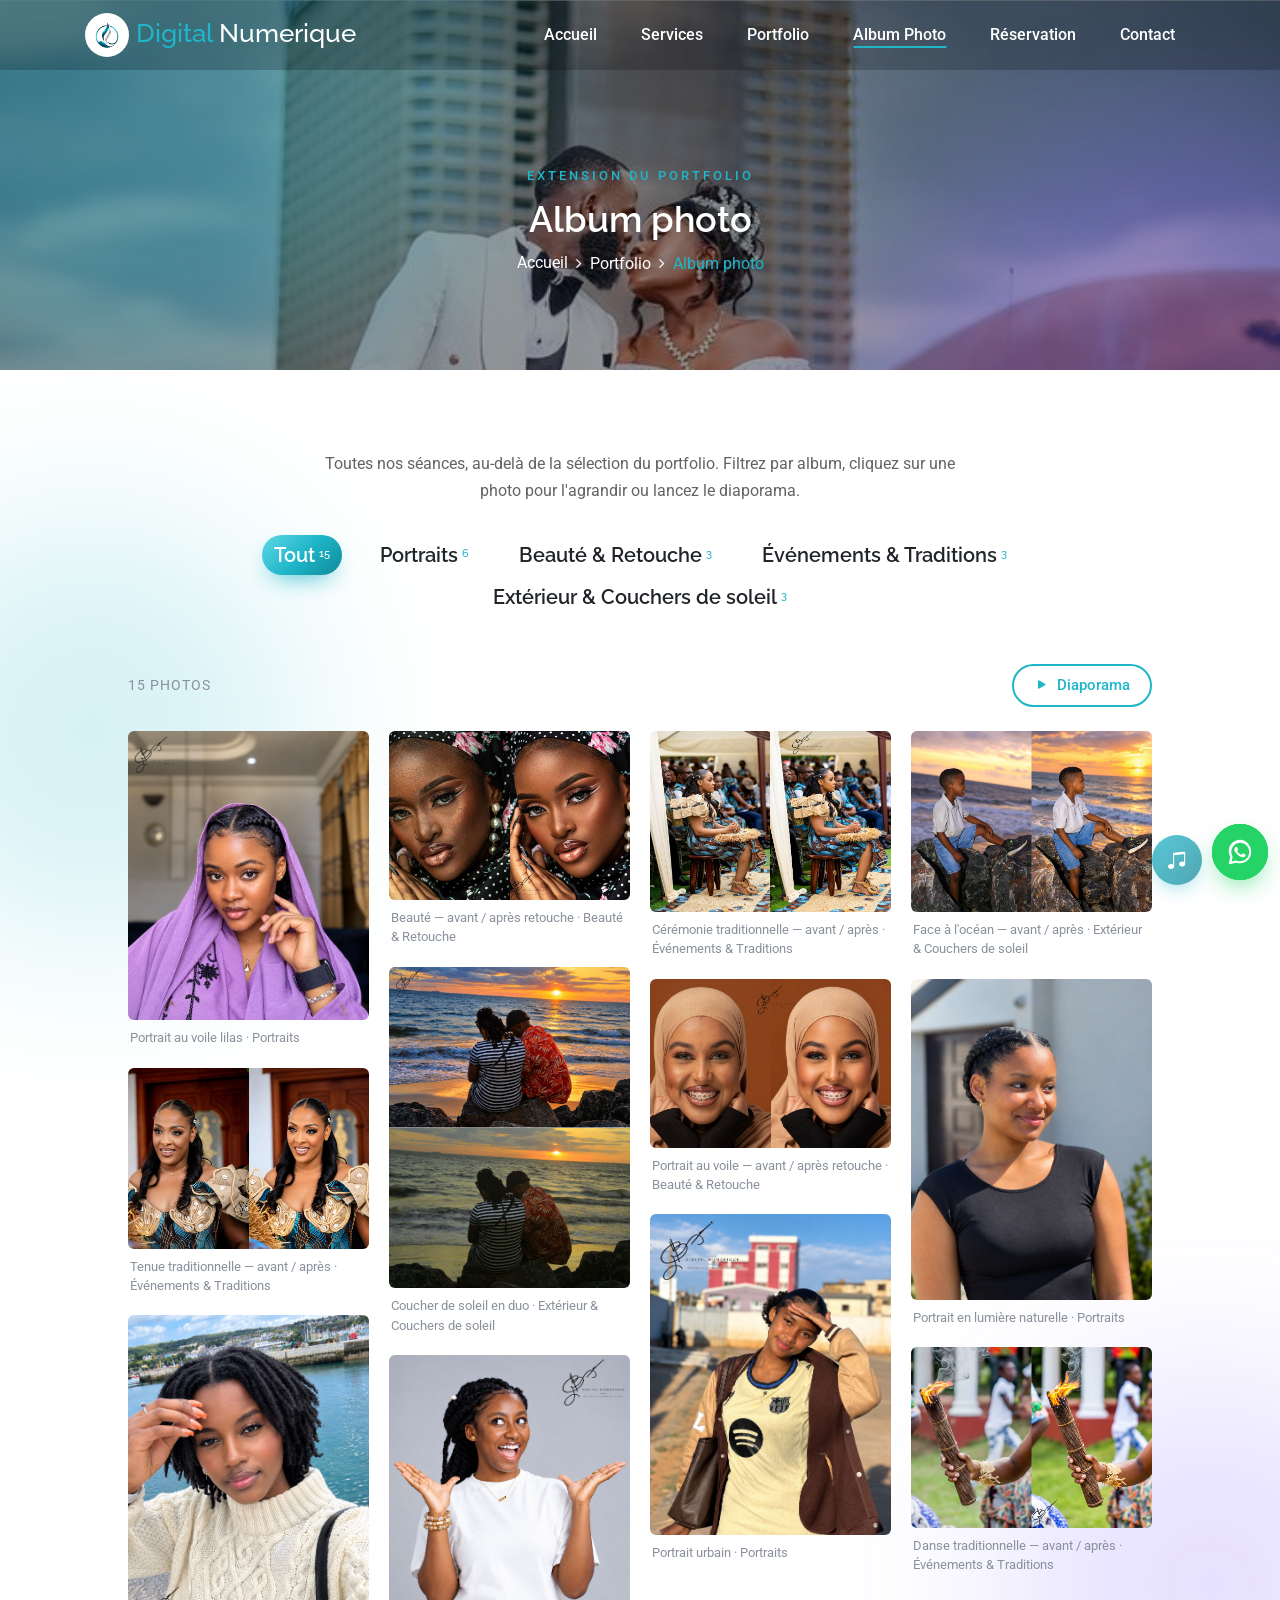
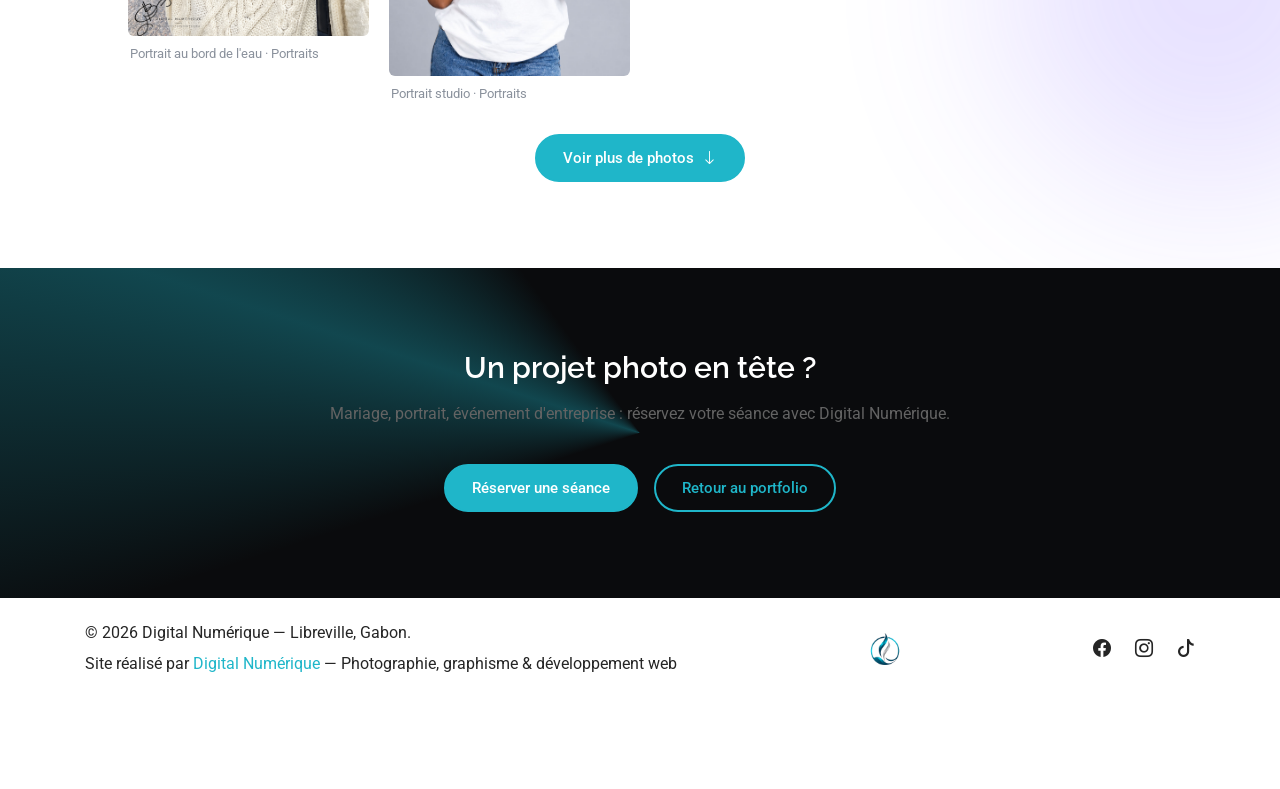
<file: album-photo/index.html>
<!DOCTYPE html>
<html lang="fr">

<head>
    <meta charset="UTF-8">
    <meta name="viewport" content="width=device-width, initial-scale=1, shrink-to-fit=no">
    <meta http-equiv="X-UA-Compatible" content="IE=edge">

    <title>Album photo | Digital Numerique</title>
    <meta name="description" content="L'album photo de Digital Numérique : mariages, portraits, événements et paysages photographiés à Libreville et au Gabon.">

    <!-- Open Graph / réseaux sociaux -->
    <meta property="og:type" content="website">
    <meta property="og:site_name" content="Digital Numerique">
    <meta property="og:title" content="Album photo | Digital Numerique">
    <meta property="og:description" content="Mariages, portraits, événements et paysages : découvrez l'album photo complet de Digital Numérique.">
    <meta property="og:locale" content="fr_FR">

    <!-- Favicon (logo du site principal) -->
    <link rel="icon" href="../logo.jpg">
    <link rel="apple-touch-icon" href="../logo.jpg">

    <!-- Stylesheet du template + personnalisation Digital Numérique -->
    <link rel="stylesheet" href="style.css">
    <link rel="stylesheet" href="../bootstrap-icons.css">
    <link rel="stylesheet" href="album.css?v=20261022-6">
    <link rel="stylesheet" href="../dn-motion.css?v=20261022-6">
    <link rel="stylesheet" href="../dn-music.css?v=20261022-6">
</head>

<body>
    <!-- Preloader -->
    <div id="preloader">
        <div class="loader"></div>
    </div>

    <!-- Header -->
    <header class="header-area">
        <div class="main-header-area">
            <div class="classy-nav-container breakpoint-off">
                <div class="container">
                    <nav class="classy-navbar justify-content-between" id="alimeNav">

                        <!-- Logo : renvoie au site principal -->
                        <a class="nav-brand dn-brand" href="../index.html">
                            <img src="../logo.jpg" alt="Digital Numerique">
                            <span><span class="dn-accent">Digital</span> Numerique</span>
                        </a>

                        <div class="classy-navbar-toggler">
                            <span class="navbarToggler"><span></span><span></span><span></span></span>
                        </div>

                        <div class="classy-menu">
                            <div class="classycloseIcon">
                                <div class="cross-wrap"><span class="top"></span><span class="bottom"></span></div>
                            </div>
                            <div class="classynav">
                                <ul id="nav">
                                    <li><a href="../index.html">Accueil</a></li>
                                    <li><a href="../index.html#services">Services</a></li>
                                    <li><a href="../index.html#portfolio">Portfolio</a></li>
                                    <li class="active"><a href="./index.html">Album photo</a></li>
                                    <li><a href="../index.html#reservation">Réservation</a></li>
                                    <li><a href="../index.html#contact">Contact</a></li>
                                </ul>
                            </div>
                        </div>
                    </nav>
                </div>
            </div>
        </div>
    </header>

    <!-- Bandeau -->
    <section class="breadcrumb-area bg-img bg-overlay jarallax" style="background-image: url(photos/mariage-01.jpg);">
        <span class="dn-aurora" aria-hidden="true"></span>
        <div class="container h-100">
            <div class="row h-100 align-items-center">
                <div class="col-12">
                    <div class="breadcrumb-content text-center">
                        <p class="dn-kicker">Extension du portfolio</p>
                        <h2 class="page-title">Album photo</h2>
                        <nav aria-label="Fil d'Ariane">
                            <ol class="breadcrumb justify-content-center">
                                <li class="breadcrumb-item"><a href="../index.html">Accueil</a></li>
                                <li class="breadcrumb-item"><a href="../index.html#portfolio">Portfolio</a></li>
                                <li class="breadcrumb-item active" aria-current="page">Album photo</li>
                            </ol>
                        </nav>
                    </div>
                </div>
            </div>
        </div>
    </section>

    <!-- Album -->
    <main class="alime-portfolio-area section-padding-80 clearfix">
        <span class="dn-blob dn-blob-1" aria-hidden="true"></span>
        <span class="dn-blob dn-blob-2" aria-hidden="true"></span>
        <div class="container-fluid">

            <div class="dn-album-intro text-center" data-reveal>
                <p>Toutes nos séances, au-delà de la sélection du portfolio. Filtrez par album, cliquez sur une photo pour l'agrandir ou lancez le diaporama.</p>
            </div>

            <!-- Filtres (générés depuis photos.js) -->
            <div class="alime-projects-menu" data-reveal>
                <div class="portfolio-menu text-center" id="dnAlbumFilters" role="toolbar" aria-label="Filtrer par album"></div>
            </div>

            <!-- Barre d'outils -->
            <div class="dn-album-toolbar" data-reveal>
                <span class="dn-album-count" id="dnAlbumCount" aria-live="polite"></span>
                <button type="button" class="dn-btn dn-btn-outline" id="dnSlideshowBtn">
                    <i class="bi bi-play-fill"></i> Diaporama
                </button>
            </div>

            <!-- Grille (générée depuis photos.js) -->
            <div class="row alime-portfolio" id="dnAlbumGrid"></div>

            <p class="dn-album-empty text-center" id="dnAlbumEmpty" hidden>Aucune photo dans cet album pour le moment.</p>

            <div class="text-center">
                <button type="button" class="dn-btn" id="dnLoadMore" hidden>
                    Voir plus de photos <i class="bi bi-arrow-down"></i>
                </button>
            </div>
        </div>
    </main>

    <!-- Appel à l'action -->
    <section class="dn-album-cta text-center">
        <div class="container" data-reveal>
            <h3>Un projet photo en tête ?</h3>
            <p>Mariage, portrait, événement d'entreprise : réservez votre séance avec Digital Numérique.</p>
            <a href="../index.html#reservation" class="dn-btn">Réserver une séance</a>
            <a href="../index.html#portfolio" class="dn-btn dn-btn-outline">Retour au portfolio</a>
        </div>
    </section>

    <!-- Footer -->
    <footer class="footer-area">
        <div class="container">
            <div class="row">
                <div class="col-12">
                    <div class="footer-content d-flex align-items-center justify-content-between">
                        <div class="copywrite-text">
                            <p>&copy; <span id="dnYear"></span> Digital Numérique — Libreville, Gabon.<br>
Site réalisé par <a href="../index.html">Digital Numérique</a> — Photographie, graphisme &amp; développement web</p>
                        </div>
                        <div class="footer-logo">
                            <a href="../index.html"><img src="../logo.jpg" alt="Digital Numerique" class="dn-footer-logo"></a>
                        </div>
                        <div class="social-info">
                            <a href="https://m.facebook.com/" target="_blank" rel="noopener noreferrer" aria-label="Facebook"><i class="bi bi-facebook"></i></a>
                            <a href="https://www.instagram.com/?deoia=1" target="_blank" rel="noopener noreferrer" aria-label="Instagram"><i class="bi bi-instagram"></i></a>
                            <a href="https://www.tiktok.com/@numeriqued" target="_blank" rel="noopener noreferrer" aria-label="TikTok"><i class="bi bi-tiktok"></i></a>
                        </div>
                    </div>
                </div>
            </div>
        </div>
    </footer>

    <!-- JS -->
    <script src="js/jquery.min.js"></script>
    <script src="js/popper.min.js"></script>
    <script src="js/bootstrap.min.js"></script>
    <script src="js/alime.bundle.js"></script>

    <!-- Liste des photos (à modifier pour ajouter vos photos) -->
    <script src="photos.js"></script>
    <script src="album.js?v=20261022-6"></script>
    <script src="../dn-music.js?v=20261022-6"></script>
    <script src="../dn-motion.js?v=20261022-6"></script>
    <script src="../dn-whatsapp.js?v=20261022-6"></script>
</body>

</html>
</file>
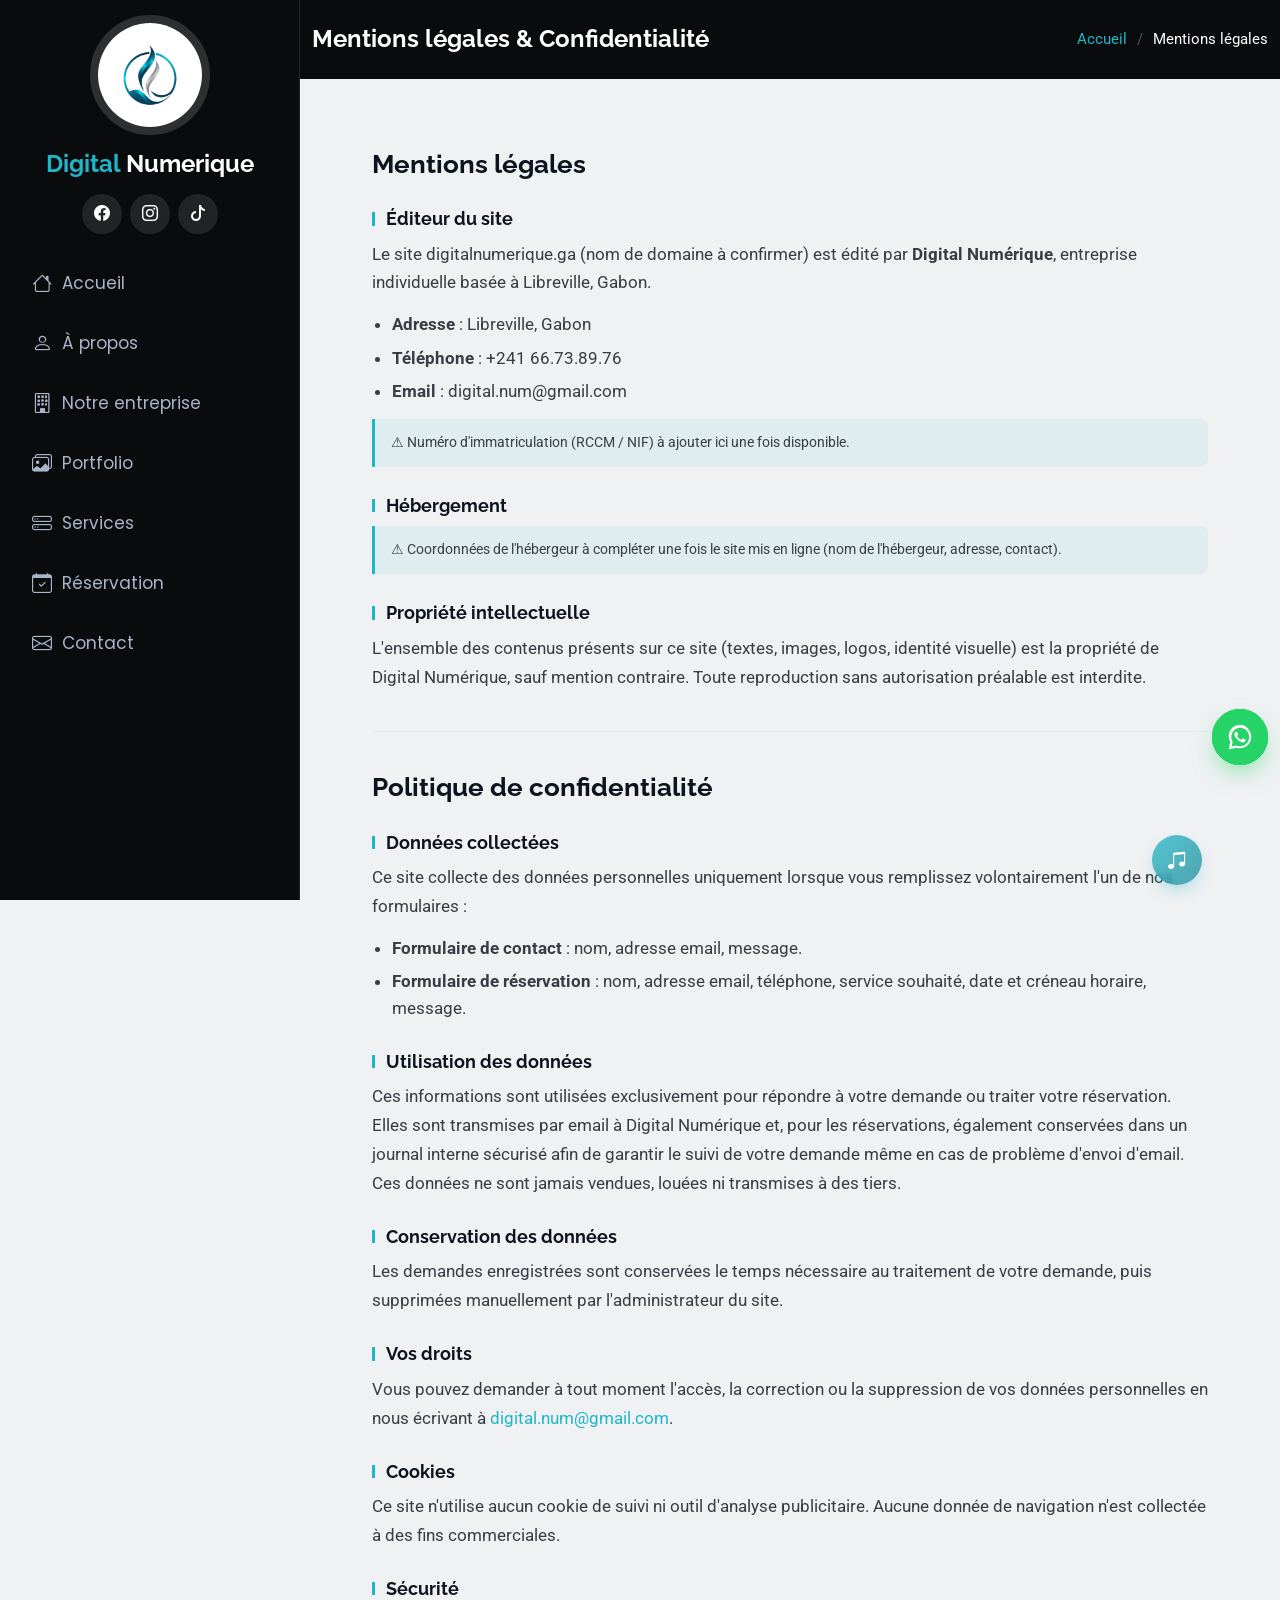
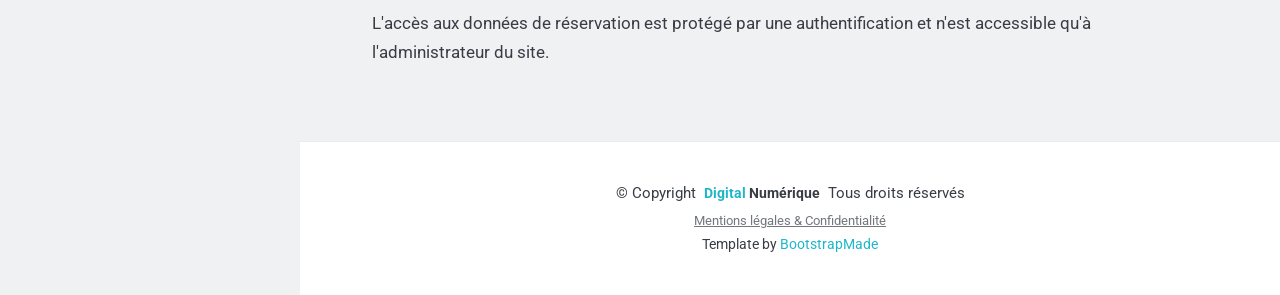
<file: mentions-legales.html>
<!DOCTYPE html>
<html lang="fr">

<head>
  <meta charset="utf-8">
  <meta content="width=device-width, initial-scale=1.0" name="viewport">
  <title>Mentions légales & Politique de confidentialité | Digital Numerique</title>
  <meta content="Mentions légales et politique de confidentialité du site Digital Numérique, à Libreville." name="description">
  <meta content="" name="keywords">
  <meta name="robots" content="noindex, follow">

  <!-- Favicons -->
  <link href="logo.jpg" rel="icon">
  <link href="logo.jpg" rel="apple-touch-icon">

  <!-- Fonts -->
  <link href="https://fonts.googleapis.com" rel="preconnect">
  <link href="https://fonts.gstatic.com" rel="preconnect" crossorigin>
  <link href="https://fonts.googleapis.com/css2?family=Roboto:ital,wght@0,100;0,300;0,400;0,500;0,700;0,900;1,100;1,300;1,400;1,500;1,700;1,900&family=Poppins:ital,wght@0,100;0,200;0,300;0,400;0,500;0,600;0,700;0,800;0,900;1,100;1,200;1,300;1,400;1,500;1,600;1,700;1,800;1,900&family=Raleway:ital,wght@0,100;0,200;0,300;0,400;0,500;0,600;0,700;0,800;0,900;1,100;1,200;1,300;1,400;1,500;1,600;1,700;1,800;1,900&display=swap" rel="stylesheet">

  <!-- Vendor CSS Files -->
  <link href="bootstrap.min.css" rel="stylesheet">
  <link href="bootstrap-icons.css" rel="stylesheet">
  <link href="aos.css" rel="stylesheet">
  <link href="glightbox.min.css" rel="stylesheet">

  <!-- Main CSS File -->
  <link href="main.css?v=20261022-4" rel="stylesheet">
  <link href="dn-motion.css?v=20261022-4" rel="stylesheet">
  <link href="dn-music.css?v=20261022-4" rel="stylesheet">

  <!-- =======================================================
  * Template Name: iPortfolio
  * Template URL: https://bootstrapmade.com/iportfolio-bootstrap-portfolio-websites-template/
  * Updated: Jun 29 2024 with Bootstrap v5.3.3
  * Author: BootstrapMade.com
  * License: https://bootstrapmade.com/license/
  ======================================================== -->
</head>

<body class="legal-page">

  <header id="header" class="header dark-background d-flex flex-column">
    <i class="header-toggle d-xl-none bi bi-list"></i>

    <div class="profile-img">
      <img src="logo.jpg" alt="Digital Numerique" class="img-fluid rounded-circle">
    </div>

    <a href="index.html" class="logo d-flex align-items-center justify-content-center">
      <h1 class="sitename"><span class="text-accent">Digital</span> Numerique</h1>
    </a>

    <div class="social-links text-center">
      <a href="https://m.facebook.com/" target="_blank" rel="noopener noreferrer" class="facebook"><i class="bi bi-facebook"></i></a>
      <a href="https://www.instagram.com/?deoia=1" target="_blank" rel="noopener noreferrer" class="instagram"><i class="bi bi-instagram"></i></a>
      <a href="https://www.tiktok.com/@numeriqued" target="_blank" rel="noopener noreferrer" class="tiktok"><i class="bi bi-tiktok"></i></a>
    </div>

    <nav id="navmenu" class="navmenu">
      <ul>
        <li><a href="index.html#hero"><i class="bi bi-house navicon"></i>Accueil</a></li>
        <li><a href="index.html#about"><i class="bi bi-person navicon"></i> À propos</a></li>
        <li><a href="index.html#resume"><i class="bi bi-building navicon"></i> Notre entreprise</a></li>
        <li><a href="index.html#portfolio"><i class="bi bi-images navicon"></i> Portfolio</a></li>
        <li><a href="index.html#services"><i class="bi bi-hdd-stack navicon"></i> Services</a></li>
        <li><a href="index.html#reservation"><i class="bi bi-calendar-check navicon"></i> Réservation</a></li>
        <li><a href="index.html#contact"><i class="bi bi-envelope navicon"></i> Contact</a></li>
      </ul>
    </nav>

  </header>

  <main class="main">

    <!-- Page Title -->
    <div class="page-title dark-background">
      <div class="container d-lg-flex justify-content-between align-items-center">
        <h1 class="mb-2 mb-lg-0">Mentions légales & Confidentialité</h1>
        <nav class="breadcrumbs">
          <ol>
            <li><a href="index.html">Accueil</a></li>
            <li class="current">Mentions légales</li>
          </ol>
        </nav>
      </div>
    </div><!-- End Page Title -->

    <!-- Legal Section -->
    <section id="legal" class="legal section">

      <div class="container legal-content" data-aos="fade-up">

        <h2>Mentions légales</h2>

        <h3 data-aos="fade-up">Éditeur du site</h3>
        <p>
          Le site digitalnumerique.ga (nom de domaine à confirmer) est édité par <strong>Digital Numérique</strong>,
          entreprise individuelle basée à Libreville, Gabon.
        </p>
        <ul>
          <li><strong>Adresse</strong> : Libreville, Gabon</li>
          <li><strong>Téléphone</strong> : +241 66.73.89.76</li>
          <li><strong>Email</strong> : digital.num@gmail.com</li>
        </ul>
        <p class="legal-note">
          ⚠️ Numéro d'immatriculation (RCCM / NIF) à ajouter ici une fois disponible.
        </p>

        <h3 data-aos="fade-up">Hébergement</h3>
        <p class="legal-note">
          ⚠️ Coordonnées de l'hébergeur à compléter une fois le site mis en ligne (nom de l'hébergeur, adresse, contact).
        </p>

        <h3 data-aos="fade-up">Propriété intellectuelle</h3>
        <p>
          L'ensemble des contenus présents sur ce site (textes, images, logos, identité visuelle) est la propriété de
          Digital Numérique, sauf mention contraire. Toute reproduction sans autorisation préalable est interdite.
        </p>

        <hr class="legal-divider">

        <h2>Politique de confidentialité</h2>

        <h3 data-aos="fade-up">Données collectées</h3>
        <p>Ce site collecte des données personnelles uniquement lorsque vous remplissez volontairement l'un de nos formulaires :</p>
        <ul>
          <li><strong>Formulaire de contact</strong> : nom, adresse email, message.</li>
          <li><strong>Formulaire de réservation</strong> : nom, adresse email, téléphone, service souhaité, date et créneau horaire, message.</li>
        </ul>

        <h3 data-aos="fade-up">Utilisation des données</h3>
        <p>
          Ces informations sont utilisées exclusivement pour répondre à votre demande ou traiter votre réservation.
          Elles sont transmises par email à Digital Numérique et, pour les réservations, également conservées dans un
          journal interne sécurisé afin de garantir le suivi de votre demande même en cas de problème d'envoi d'email.
          Ces données ne sont jamais vendues, louées ni transmises à des tiers.
        </p>

        <h3 data-aos="fade-up">Conservation des données</h3>
        <p>
          Les demandes enregistrées sont conservées le temps nécessaire au traitement de votre demande, puis supprimées
          manuellement par l'administrateur du site.
        </p>

        <h3 data-aos="fade-up">Vos droits</h3>
        <p>
          Vous pouvez demander à tout moment l'accès, la correction ou la suppression de vos données personnelles en
          nous écrivant à <a href="mailto:digital.num@gmail.com">digital.num@gmail.com</a>.
        </p>

        <h3 data-aos="fade-up">Cookies</h3>
        <p>
          Ce site n'utilise aucun cookie de suivi ni outil d'analyse publicitaire. Aucune donnée de navigation n'est
          collectée à des fins commerciales.
        </p>

        <h3 data-aos="fade-up">Sécurité</h3>
        <p>
          L'accès aux données de réservation est protégé par une authentification et n'est accessible qu'à
          l'administrateur du site.
        </p>

      </div>

    </section><!-- /Legal Section -->

  </main>

  <footer id="footer" class="footer position-relative light-background">

    <div class="container" data-aos="fade-up">
      <div class="copyright text-center ">
        <p>© <span>Copyright</span> <strong class="px-1 sitename"><span class="text-accent">Digital</span> Numérique</strong> <span>Tous droits réservés</span></p>
        <p class="legal-link"><a href="mentions-legales.html">Mentions légales & Confidentialité</a></p>
      </div>
      <div class="credits">
        <!-- All the links in the footer should remain intact. -->
        <!-- You can delete the links only if you've purchased the pro version. -->
        <!-- Licensing information: https://bootstrapmade.com/license/ -->
        Template by <a href="https://bootstrapmade.com/">BootstrapMade</a>
      </div>
    </div>

  </footer>

  <!-- Scroll Top -->
  <a href="#" id="scroll-top" class="scroll-top d-flex align-items-center justify-content-center"><i class="bi bi-arrow-up-short"></i></a>

  <!-- Background Music (desktop + mobile) -->
  <audio id="bgMusic" src="Ludovico%20Einaudi%20-%20Nuvole%20Bianche.mp3" loop preload="none"></audio>
  <button type="button" id="musicToggle" class="music-toggle" aria-pressed="false" aria-label="Activer la musique de fond">
    <i class="bi bi-music-note-beamed music-icon-static"></i>
    <span class="music-bars" aria-hidden="true">
      <span></span><span></span><span></span><span></span>
    </span>
  </button>

  <!-- Preloader -->
  <div id="preloader"></div>

  <!-- Vendor JS Files -->
  <script src="bootstrap.bundle.min.js"></script>
  <script src="validate.js"></script>
  <script src="aos.js"></script>
  <script src="typed.umd.js"></script>
  <script src="purecounter_vanilla.js"></script>
  <script src="noframework.waypoints.js"></script>
  <script src="glightbox.min.js"></script>
  <script src="imagesloaded.pkgd.min.js"></script>
  <script src="isotope.pkgd.min.js"></script>

  <!-- Main JS File -->
  <!-- Contenu dynamique piloté par le back-office (logo, événements, photos) -->
  <script src="dn-config.js"></script>
  <script src="dynamic-content.js"></script>

  <script src="dn-music.js?v=20261022-4"></script>
  <script src="dn-motion.js?v=20261022-4"></script>
  <script src="dn-whatsapp.js?v=20261022-4"></script>

  <script src="main.js?v=20261022-4"></script>

</body>

</html>
</file>
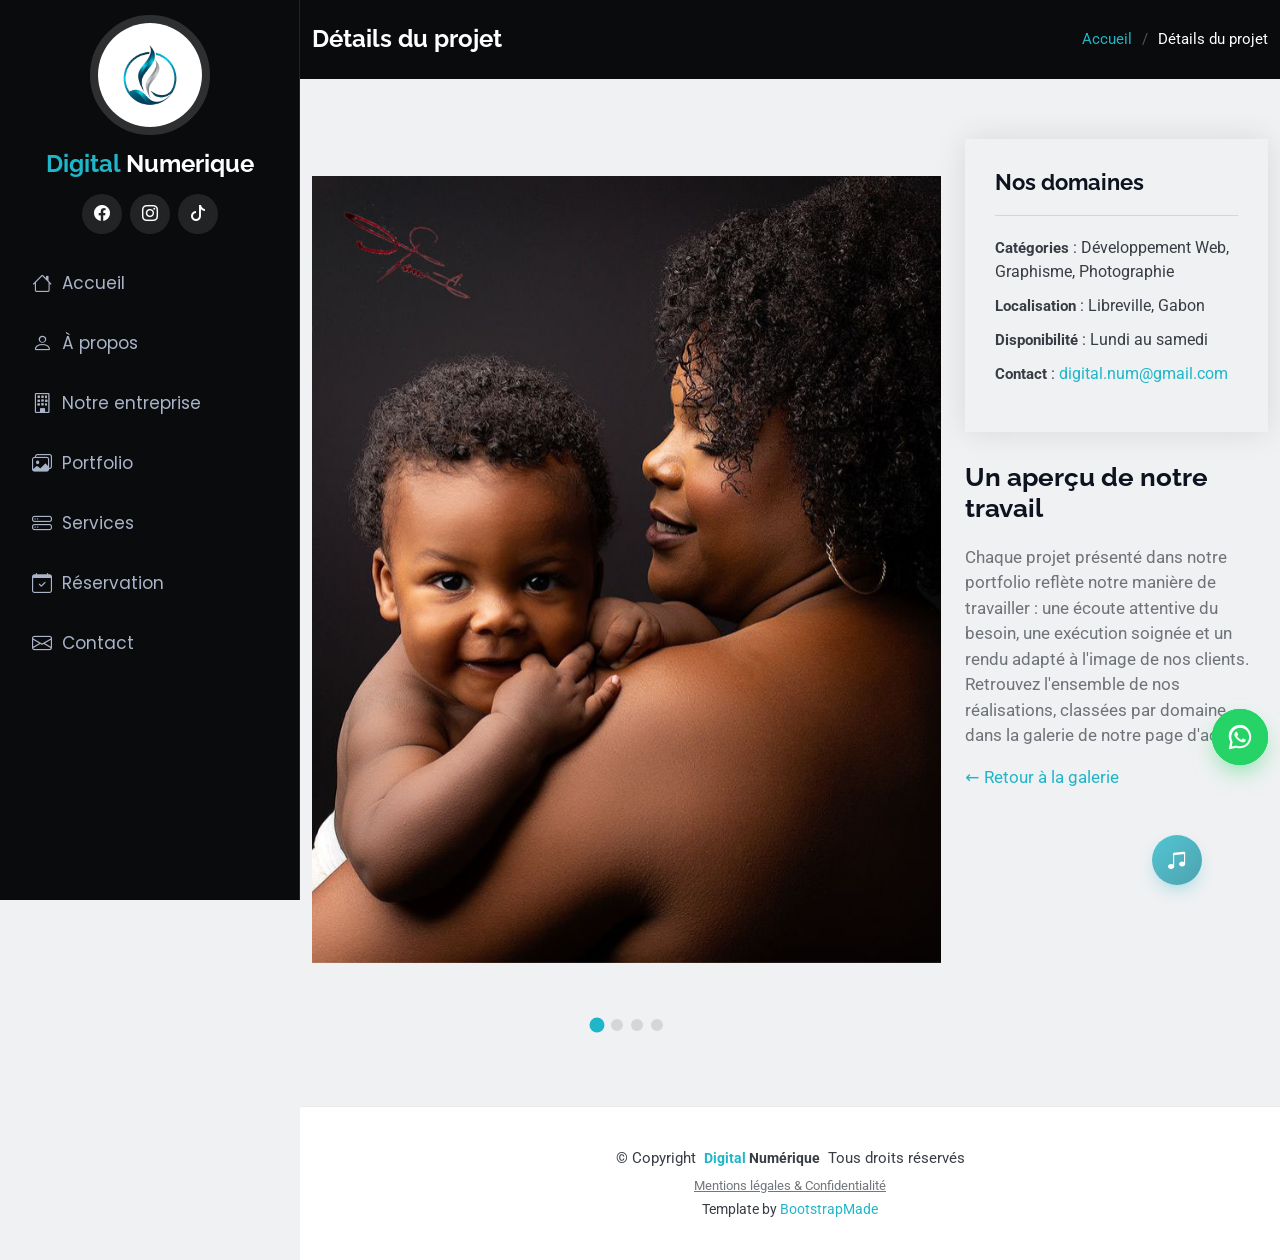
<file: portfolio-details.html>
<!DOCTYPE html>
<html lang="fr">

<head>
  <meta charset="utf-8">
  <meta content="width=device-width, initial-scale=1.0" name="viewport">
  <title>Détails du projet | Digital Numerique</title>
  <meta content="Un aperçu de nos réalisations en développement web, graphisme et photographie à Libreville." name="description">
  <meta content="" name="keywords">

  <!-- Favicons -->
  <link href="logo.jpg" rel="icon">
  <link href="logo.jpg" rel="apple-touch-icon">

  <!-- Fonts -->
  <link href="https://fonts.googleapis.com" rel="preconnect">
  <link href="https://fonts.gstatic.com" rel="preconnect" crossorigin>
  <link href="https://fonts.googleapis.com/css2?family=Roboto:ital,wght@0,100;0,300;0,400;0,500;0,700;0,900;1,100;1,300;1,400;1,500;1,700;1,900&family=Poppins:ital,wght@0,100;0,200;0,300;0,400;0,500;0,600;0,700;0,800;0,900;1,100;1,200;1,300;1,400;1,500;1,600;1,700;1,800;1,900&family=Raleway:ital,wght@0,100;0,200;0,300;0,400;0,500;0,600;0,700;0,800;0,900;1,100;1,200;1,300;1,400;1,500;1,600;1,700;1,800;1,900&display=swap" rel="stylesheet">

  <!-- Vendor CSS Files -->
  <link href="bootstrap.min.css" rel="stylesheet">
  <link href="bootstrap-icons.css" rel="stylesheet">
  <link href="aos.css" rel="stylesheet">
  <link href="glightbox.min.css" rel="stylesheet">
  <link href="swiper-bundle.min.css" rel="stylesheet">

  <!-- Main CSS File -->
  <link href="main.css?v=20261022-4" rel="stylesheet">
  <link href="dn-motion.css?v=20261022-4" rel="stylesheet">
  <link href="dn-music.css?v=20261022-4" rel="stylesheet">

  <!-- =======================================================
  * Template Name: iPortfolio
  * Template URL: https://bootstrapmade.com/iportfolio-bootstrap-portfolio-websites-template/
  * Updated: Jun 29 2024 with Bootstrap v5.3.3
  * Author: BootstrapMade.com
  * License: https://bootstrapmade.com/license/
  ======================================================== -->
</head>

<body class="portfolio-details-page">

  <header id="header" class="header dark-background d-flex flex-column">
    <i class="header-toggle d-xl-none bi bi-list"></i>

    <div class="profile-img">
      <img src="logo.jpg" alt="Digital Numerique" class="img-fluid rounded-circle">
    </div>

    <a href="index.html" class="logo d-flex align-items-center justify-content-center">
      <h1 class="sitename"><span class="text-accent">Digital</span> Numerique</h1>
    </a>

    <div class="social-links text-center">
      <a href="https://m.facebook.com/" target="_blank" rel="noopener noreferrer" class="facebook"><i class="bi bi-facebook"></i></a>
      <a href="https://www.instagram.com/?deoia=1" target="_blank" rel="noopener noreferrer" class="instagram"><i class="bi bi-instagram"></i></a>
      <a href="https://www.tiktok.com/@numeriqued" target="_blank" rel="noopener noreferrer" class="tiktok"><i class="bi bi-tiktok"></i></a>    </div>

    <nav id="navmenu" class="navmenu">
      <ul>
        <li><a href="index.html#hero"><i class="bi bi-house navicon"></i>Accueil</a></li>
        <li><a href="index.html#about"><i class="bi bi-person navicon"></i> À propos</a></li>
        <li><a href="index.html#resume"><i class="bi bi-building navicon"></i> Notre entreprise</a></li>
        <li><a href="index.html#portfolio"><i class="bi bi-images navicon"></i> Portfolio</a></li>
        <li><a href="index.html#services"><i class="bi bi-hdd-stack navicon"></i> Services</a></li>
        <li><a href="index.html#reservation"><i class="bi bi-calendar-check navicon"></i> Réservation</a></li>
        <li><a href="index.html#contact"><i class="bi bi-envelope navicon"></i> Contact</a></li>
      </ul>
    </nav>

  </header>

  <main class="main">

    <!-- Page Title -->
    <div class="page-title dark-background">
      <div class="container d-lg-flex justify-content-between align-items-center">
        <h1 class="mb-2 mb-lg-0">Détails du projet</h1>
        <nav class="breadcrumbs">
          <ol>
            <li><a href="index.html">Accueil</a></li>
            <li class="current">Détails du projet</li>
          </ol>
        </nav>
      </div>
    </div><!-- End Page Title -->

    <!-- Portfolio Details Section -->
    <section id="portfolio-details" class="portfolio-details section">

      <div class="container" data-aos="fade-up" data-aos-delay="100">

        <div class="row gy-4">

          <div class="col-lg-8">
            <div class="portfolio-details-slider swiper init-swiper">

              <script type="application/json" class="swiper-config">
                {
                  "loop": true,
                  "speed": 600,
                  "autoplay": {
                    "delay": 5000
                  },
                  "slidesPerView": "auto",
                  "pagination": {
                    "el": ".swiper-pagination",
                    "type": "bullets",
                    "clickable": true
                  }
                }
              </script>

              <div class="swiper-wrapper align-items-center">

                <div class="swiper-slide">
                  <img src="img p3.jpg" alt="Photographie">
                </div>

                <div class="swiper-slide">
                  <img src="img g4.jpg" alt="Graphisme">
                </div>

                <div class="swiper-slide">
                  <img src="img d.jpg" alt="Développement web">
                </div>

                <div class="swiper-slide">
                  <img src="img g9.jpg" alt="Graphisme">
                </div>

              </div>
              <div class="swiper-pagination"></div>
            </div>
          </div>

          <div class="col-lg-4">
            <div class="portfolio-info" data-aos="fade-up" data-aos-delay="200">
              <h3>Nos domaines</h3>
              <ul>
                <li><strong>Catégories</strong> : Développement Web, Graphisme, Photographie</li>
                <li><strong>Localisation</strong> : Libreville, Gabon</li>
                <li><strong>Disponibilité</strong> : Lundi au samedi</li>
                <li><strong>Contact</strong> : <a href="index.html#contact">digital.num@gmail.com</a></li>
              </ul>
            </div>
            <div class="portfolio-description" data-aos="fade-up" data-aos-delay="300">
              <h2>Un aperçu de notre travail</h2>
              <p>
                Chaque projet présenté dans notre portfolio reflète notre manière de travailler : une écoute attentive du besoin, une exécution soignée et un rendu adapté à l'image de nos clients. Retrouvez l'ensemble de nos réalisations, classées par domaine, dans la galerie de notre page d'accueil.
              </p>
              <p>
                <a href="index.html#portfolio">← Retour à la galerie</a>
              </p>
            </div>
          </div>

        </div>

      </div>

    </section><!-- /Portfolio Details Section -->

  </main>

  <footer id="footer" class="footer position-relative light-background">

    <div class="container" data-aos="fade-up">
      <div class="copyright text-center ">
        <p>© <span>Copyright</span> <strong class="px-1 sitename"><span class="text-accent">Digital</span> Numérique</strong> <span>Tous droits réservés</span></p>
        <p class="legal-link"><a href="mentions-legales.html">Mentions légales & Confidentialité</a></p>
      </div>
      <div class="credits">
        <!-- All the links in the footer should remain intact. -->
        <!-- You can delete the links only if you've purchased the pro version. -->
        <!-- Licensing information: https://bootstrapmade.com/license/ -->
        Template by <a href="https://bootstrapmade.com/">BootstrapMade</a>
      </div>
    </div>

  </footer>

  <!-- Scroll Top -->
  <a href="#" id="scroll-top" class="scroll-top d-flex align-items-center justify-content-center"><i class="bi bi-arrow-up-short"></i></a>

  <!-- Background Music (desktop + mobile) -->
  <audio id="bgMusic" src="Ludovico%20Einaudi%20-%20Nuvole%20Bianche.mp3" loop preload="none"></audio>
  <button type="button" id="musicToggle" class="music-toggle" aria-pressed="false" aria-label="Activer la musique de fond">
    <i class="bi bi-music-note-beamed music-icon-static"></i>
    <span class="music-bars" aria-hidden="true">
      <span></span><span></span><span></span><span></span>
    </span>
  </button>

  <!-- Preloader -->
  <div id="preloader"></div>

  <!-- Vendor JS Files -->
  <script src="bootstrap.bundle.min.js"></script>
  <script src="validate.js"></script>
  <script src="aos.js"></script>
  <script src="typed.umd.js"></script>
  <script src="purecounter_vanilla.js"></script>
  <script src="noframework.waypoints.js"></script>
  <script src="glightbox.min.js"></script>
  <script src="imagesloaded.pkgd.min.js"></script>
  <script src="isotope.pkgd.min.js"></script>
  <script src="swiper-bundle.min.js"></script>

  <!-- Main JS File -->
  <!-- Contenu dynamique piloté par le back-office (logo, événements, photos) -->
  <script src="dn-config.js"></script>
  <script src="dynamic-content.js"></script>

  <script src="dn-music.js?v=20261022-4"></script>
  <script src="dn-motion.js?v=20261022-4"></script>
  <script src="dn-whatsapp.js?v=20261022-4"></script>

  <script src="main.js?v=20261022-4"></script>

</body>

</html>
</file>
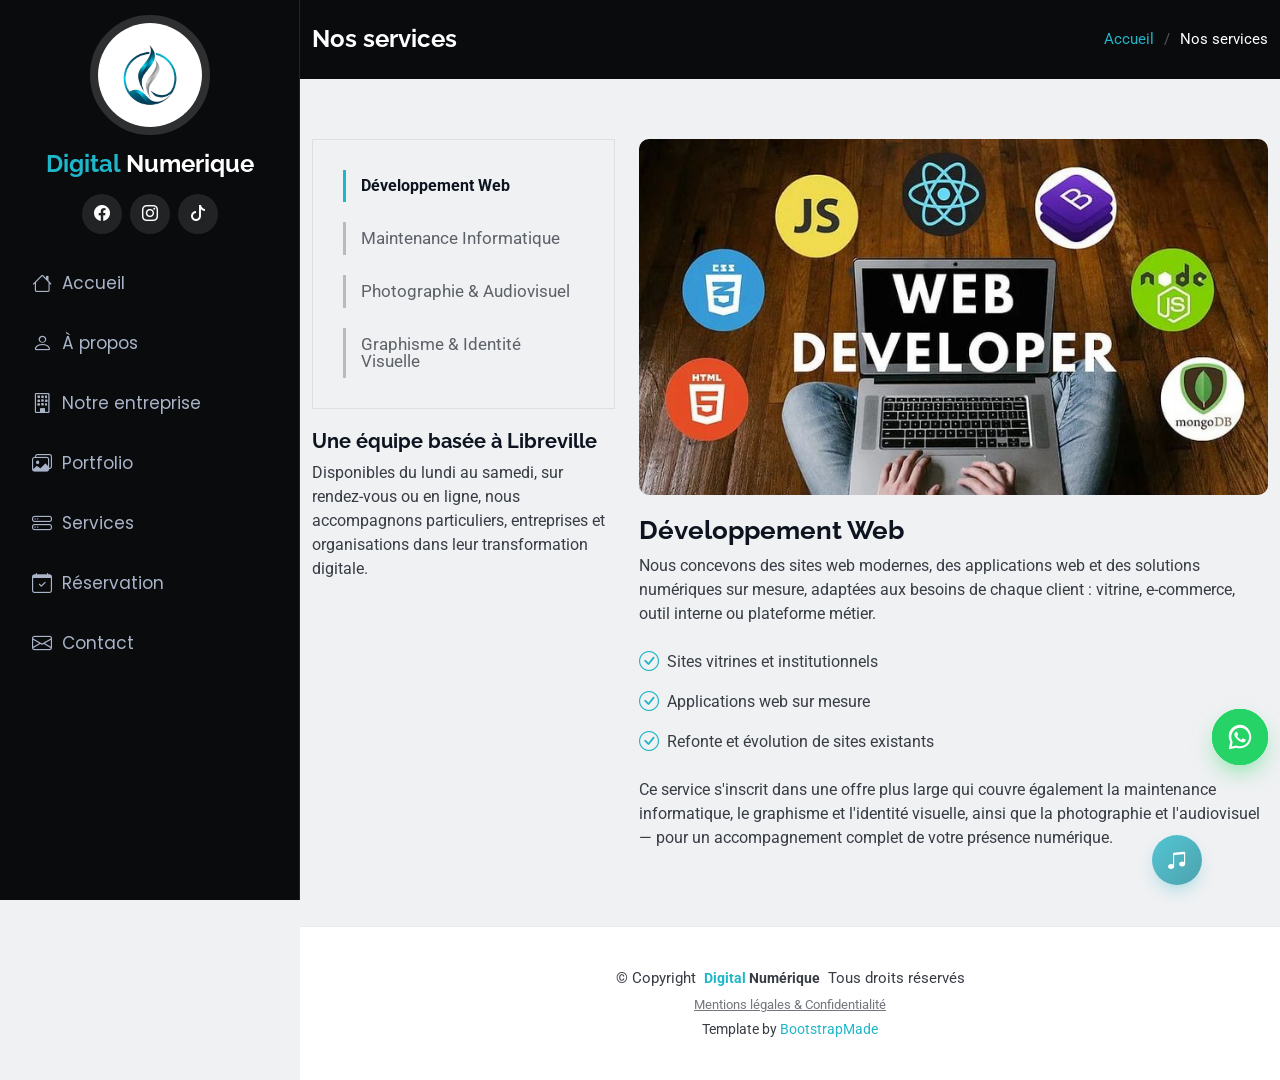
<file: service-details.html>
<!DOCTYPE html>
<html lang="fr">

<head>
  <meta charset="utf-8">
  <meta content="width=device-width, initial-scale=1.0" name="viewport">
  <title>Nos services | Digital Numerique</title>
  <meta content="Développement web, maintenance informatique, graphisme et photographie : découvrez les services de Digital Numérique à Libreville." name="description">
  <meta content="" name="keywords">

  <!-- Favicons -->
  <link href="logo.jpg" rel="icon">
  <link href="logo.jpg" rel="apple-touch-icon">

  <!-- Fonts -->
  <link href="https://fonts.googleapis.com" rel="preconnect">
  <link href="https://fonts.gstatic.com" rel="preconnect" crossorigin>
  <link href="https://fonts.googleapis.com/css2?family=Roboto:ital,wght@0,100;0,300;0,400;0,500;0,700;0,900;1,100;1,300;1,400;1,500;1,700;1,900&family=Poppins:ital,wght@0,100;0,200;0,300;0,400;0,500;0,600;0,700;0,800;0,900;1,100;1,200;1,300;1,400;1,500;1,600;1,700;1,800;1,900&family=Raleway:ital,wght@0,100;0,200;0,300;0,400;0,500;0,600;0,700;0,800;0,900;1,100;1,200;1,300;1,400;1,500;1,600;1,700;1,800;1,900&display=swap" rel="stylesheet">

  <!-- Vendor CSS Files -->
  <link href="bootstrap.min.css" rel="stylesheet">
  <link href="bootstrap-icons.css" rel="stylesheet">
  <link href="aos.css" rel="stylesheet">
  <link href="glightbox.min.css" rel="stylesheet">
  <link href="swiper-bundle.min.css" rel="stylesheet">

  <!-- Main CSS File -->
  <link href="main.css?v=20261022-4" rel="stylesheet">
  <link href="dn-motion.css?v=20261022-4" rel="stylesheet">
  <link href="dn-music.css?v=20261022-4" rel="stylesheet">

  <!-- =======================================================
  * Template Name: iPortfolio
  * Template URL: https://bootstrapmade.com/iportfolio-bootstrap-portfolio-websites-template/
  * Updated: Jun 29 2024 with Bootstrap v5.3.3
  * Author: BootstrapMade.com
  * License: https://bootstrapmade.com/license/
  ======================================================== -->
</head>

<body class="service-details-page">

  <header id="header" class="header dark-background d-flex flex-column">
    <i class="header-toggle d-xl-none bi bi-list"></i>

    <div class="profile-img">
      <img src="logo.jpg" alt="Digital Numerique" class="img-fluid rounded-circle">
    </div>

    <a href="index.html" class="logo d-flex align-items-center justify-content-center">
      <h1 class="sitename"><span class="text-accent">Digital</span> Numerique</h1>
    </a>

    <div class="social-links text-center">
      <a href="https://m.facebook.com/" target="_blank" rel="noopener noreferrer" class="facebook"><i class="bi bi-facebook"></i></a>
      <a href="https://www.instagram.com/?deoia=1" target="_blank" rel="noopener noreferrer" class="instagram"><i class="bi bi-instagram"></i></a>
      <a href="https://www.tiktok.com/@numeriqued" target="_blank" rel="noopener noreferrer" class="tiktok"><i class="bi bi-tiktok"></i></a>    </div>

    <nav id="navmenu" class="navmenu">
      <ul>
        <li><a href="index.html#hero"><i class="bi bi-house navicon"></i>Accueil</a></li>
        <li><a href="index.html#about"><i class="bi bi-person navicon"></i> À propos</a></li>
        <li><a href="index.html#resume"><i class="bi bi-building navicon"></i> Notre entreprise</a></li>
        <li><a href="index.html#portfolio"><i class="bi bi-images navicon"></i> Portfolio</a></li>
        <li><a href="index.html#services"><i class="bi bi-hdd-stack navicon"></i> Services</a></li>
        <li><a href="index.html#reservation"><i class="bi bi-calendar-check navicon"></i> Réservation</a></li>
        <li><a href="index.html#contact"><i class="bi bi-envelope navicon"></i> Contact</a></li>
      </ul>
    </nav>

  </header>

  <main class="main">

    <!-- Page Title -->
    <div class="page-title dark-background">
      <div class="container d-lg-flex justify-content-between align-items-center">
        <h1 class="mb-2 mb-lg-0">Nos services</h1>
        <nav class="breadcrumbs">
          <ol>
            <li><a href="index.html">Accueil</a></li>
            <li class="current">Nos services</li>
          </ol>
        </nav>
      </div>
    </div><!-- End Page Title -->

    <!-- Service Details Section -->
    <section id="service-details" class="service-details section">

      <div class="container">

        <div class="row gy-4">

          <div class="col-lg-4" data-aos="fade-up" data-aos-delay="100">
            <div class="services-list">
              <a href="#" class="active">Développement Web</a>
              <a href="#">Maintenance Informatique</a>
              <a href="#">Photographie & Audiovisuel</a>
              <a href="#">Graphisme & Identité Visuelle</a>
            </div>

            <h4>Une équipe basée à Libreville</h4>
            <p>Disponibles du lundi au samedi, sur rendez-vous ou en ligne, nous accompagnons particuliers, entreprises et organisations dans leur transformation digitale.</p>
          </div>

          <div class="col-lg-8" data-aos="fade-up" data-aos-delay="200">
            <img src="img d.jpg" alt="Développement Web" class="img-fluid services-img">
            <h3>Développement Web</h3>
            <p>
              Nous concevons des sites web modernes, des applications web et des solutions numériques sur mesure, adaptées aux besoins de chaque client : vitrine, e-commerce, outil interne ou plateforme métier.
            </p>
            <ul>
              <li><i class="bi bi-check-circle"></i> <span>Sites vitrines et institutionnels</span></li>
              <li><i class="bi bi-check-circle"></i> <span>Applications web sur mesure</span></li>
              <li><i class="bi bi-check-circle"></i> <span>Refonte et évolution de sites existants</span></li>
            </ul>
            <p>
              Ce service s'inscrit dans une offre plus large qui couvre également la maintenance informatique, le graphisme et l'identité visuelle, ainsi que la photographie et l'audiovisuel — pour un accompagnement complet de votre présence numérique.
            </p>
          </div>

        </div>

      </div>

    </section><!-- /Service Details Section -->

  </main>

  <footer id="footer" class="footer position-relative light-background">

    <div class="container" data-aos="fade-up">
      <div class="copyright text-center ">
        <p>© <span>Copyright</span> <strong class="px-1 sitename"><span class="text-accent">Digital</span> Numérique</strong> <span>Tous droits réservés</span></p>
        <p class="legal-link"><a href="mentions-legales.html">Mentions légales & Confidentialité</a></p>
      </div>
      <div class="credits">
        <!-- All the links in the footer should remain intact. -->
        <!-- You can delete the links only if you've purchased the pro version. -->
        <!-- Licensing information: https://bootstrapmade.com/license/ -->
        Template by <a href="https://bootstrapmade.com/">BootstrapMade</a>
      </div>
    </div>

  </footer>

  <!-- Scroll Top -->
  <a href="#" id="scroll-top" class="scroll-top d-flex align-items-center justify-content-center"><i class="bi bi-arrow-up-short"></i></a>

  <!-- Background Music (desktop + mobile) -->
  <audio id="bgMusic" src="Ludovico%20Einaudi%20-%20Nuvole%20Bianche.mp3" loop preload="none"></audio>
  <button type="button" id="musicToggle" class="music-toggle" aria-pressed="false" aria-label="Activer la musique de fond">
    <i class="bi bi-music-note-beamed music-icon-static"></i>
    <span class="music-bars" aria-hidden="true">
      <span></span><span></span><span></span><span></span>
    </span>
  </button>

  <!-- Preloader -->
  <div id="preloader"></div>

  <!-- Vendor JS Files -->
  <script src="bootstrap.bundle.min.js"></script>
  <script src="validate.js"></script>
  <script src="aos.js"></script>
  <script src="typed.umd.js"></script>
  <script src="purecounter_vanilla.js"></script>
  <script src="noframework.waypoints.js"></script>
  <script src="glightbox.min.js"></script>
  <script src="imagesloaded.pkgd.min.js"></script>
  <script src="isotope.pkgd.min.js"></script>
  <script src="swiper-bundle.min.js"></script>

  <!-- Main JS File -->
  <!-- Contenu dynamique piloté par le back-office (logo, événements, photos) -->
  <script src="dn-config.js"></script>
  <script src="dynamic-content.js"></script>

  <script src="dn-music.js?v=20261022-4"></script>
  <script src="dn-motion.js?v=20261022-4"></script>
  <script src="dn-whatsapp.js?v=20261022-4"></script>

  <script src="main.js?v=20261022-4"></script>

</body>

</html>
</file>
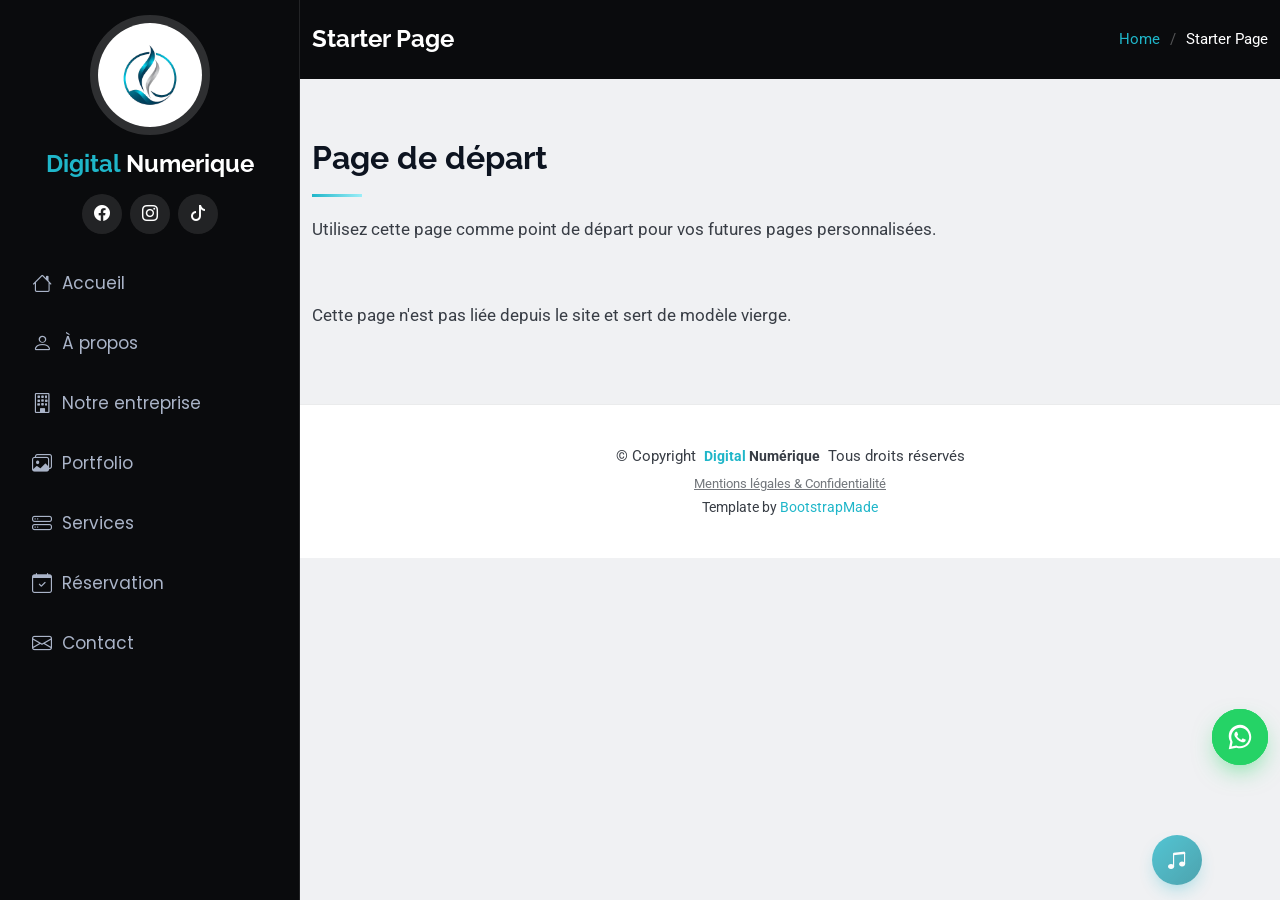
<file: starter-page.html>
<!DOCTYPE html>
<html lang="fr">

<head>
  <meta charset="utf-8">
  <meta content="width=device-width, initial-scale=1.0" name="viewport">
  <title>Digital Numerique</title>
  <meta content="" name="description">
  <meta content="" name="keywords">

  <!-- Favicons -->
  <link href="logo.jpg" rel="icon">
  <link href="logo.jpg" rel="apple-touch-icon">

  <!-- Fonts -->
  <link href="https://fonts.googleapis.com" rel="preconnect">
  <link href="https://fonts.gstatic.com" rel="preconnect" crossorigin>
  <link href="https://fonts.googleapis.com/css2?family=Roboto:ital,wght@0,100;0,300;0,400;0,500;0,700;0,900;1,100;1,300;1,400;1,500;1,700;1,900&family=Poppins:ital,wght@0,100;0,200;0,300;0,400;0,500;0,600;0,700;0,800;0,900;1,100;1,200;1,300;1,400;1,500;1,600;1,700;1,800;1,900&family=Raleway:ital,wght@0,100;0,200;0,300;0,400;0,500;0,600;0,700;0,800;0,900;1,100;1,200;1,300;1,400;1,500;1,600;1,700;1,800;1,900&display=swap" rel="stylesheet">

  <!-- Vendor CSS Files -->
  <link href="bootstrap.min.css" rel="stylesheet">
  <link href="bootstrap-icons.css" rel="stylesheet">
  <link href="aos.css" rel="stylesheet">
  <link href="glightbox.min.css" rel="stylesheet">
  <link href="swiper-bundle.min.css" rel="stylesheet">

  <!-- Main CSS File -->
  <link href="main.css?v=20261022-4" rel="stylesheet">
  <link href="dn-motion.css?v=20261022-4" rel="stylesheet">
  <link href="dn-music.css?v=20261022-4" rel="stylesheet">

  <!-- =======================================================
  * Template Name: iPortfolio
  * Template URL: https://bootstrapmade.com/iportfolio-bootstrap-portfolio-websites-template/
  * Updated: Jun 29 2024 with Bootstrap v5.3.3
  * Author: BootstrapMade.com
  * License: https://bootstrapmade.com/license/
  ======================================================== -->
</head>

<body class="starter-page-page">

  <header id="header" class="header dark-background d-flex flex-column">
    <i class="header-toggle d-xl-none bi bi-list"></i>

    <div class="profile-img">
      <img src="logo.jpg" alt="Digital Numerique" class="img-fluid rounded-circle">
    </div>

    <a href="index.html" class="logo d-flex align-items-center justify-content-center">
      <h1 class="sitename"><span class="text-accent">Digital</span> Numerique</h1>
    </a>

    <div class="social-links text-center">
      <a href="https://m.facebook.com/" target="_blank" rel="noopener noreferrer" class="facebook"><i class="bi bi-facebook"></i></a>
      <a href="https://www.instagram.com/?deoia=1" target="_blank" rel="noopener noreferrer" class="instagram"><i class="bi bi-instagram"></i></a>
      <a href="https://www.tiktok.com/@numeriqued" target="_blank" rel="noopener noreferrer" class="tiktok"><i class="bi bi-tiktok"></i></a>    </div>

    <nav id="navmenu" class="navmenu">
      <ul>
        <li><a href="index.html#hero"><i class="bi bi-house navicon"></i>Accueil</a></li>
        <li><a href="index.html#about"><i class="bi bi-person navicon"></i> À propos</a></li>
        <li><a href="index.html#resume"><i class="bi bi-building navicon"></i> Notre entreprise</a></li>
        <li><a href="index.html#portfolio"><i class="bi bi-images navicon"></i> Portfolio</a></li>
        <li><a href="index.html#services"><i class="bi bi-hdd-stack navicon"></i> Services</a></li>
        <li><a href="index.html#reservation"><i class="bi bi-calendar-check navicon"></i> Réservation</a></li>
        <li><a href="index.html#contact"><i class="bi bi-envelope navicon"></i> Contact</a></li>
      </ul>
    </nav>

  </header>

  <main class="main">

    <!-- Page Title -->
    <div class="page-title dark-background">
      <div class="container d-lg-flex justify-content-between align-items-center">
        <h1 class="mb-2 mb-lg-0">Starter Page</h1>
        <nav class="breadcrumbs">
          <ol>
            <li><a href="index.html">Home</a></li>
            <li class="current">Starter Page</li>
          </ol>
        </nav>
      </div>
    </div><!-- End Page Title -->

    <!-- Starter Section Section -->
    <section id="starter-section" class="starter-section section">

      <!-- Section Title -->
      <div class="container section-title" data-aos="fade-up">
        <h2>Page de départ</h2>
        <p>Utilisez cette page comme point de départ pour vos futures pages personnalisées.</p>
      </div><!-- End Section Title -->

      <div class="container" data-aos="fade-up">
        <p>Cette page n'est pas liée depuis le site et sert de modèle vierge.</p>
      </div>

    </section><!-- /Starter Section Section -->

  </main>

  <footer id="footer" class="footer position-relative light-background">

    <div class="container" data-aos="fade-up">
      <div class="copyright text-center ">
        <p>© <span>Copyright</span> <strong class="px-1 sitename"><span class="text-accent">Digital</span> Numérique</strong> <span>Tous droits réservés</span></p>
        <p class="legal-link"><a href="mentions-legales.html">Mentions légales & Confidentialité</a></p>
      </div>
      <div class="credits">
        <!-- All the links in the footer should remain intact. -->
        <!-- You can delete the links only if you've purchased the pro version. -->
        <!-- Licensing information: https://bootstrapmade.com/license/ -->
        Template by <a href="https://bootstrapmade.com/">BootstrapMade</a>
      </div>
    </div>

  </footer>

  <!-- Scroll Top -->
  <a href="#" id="scroll-top" class="scroll-top d-flex align-items-center justify-content-center"><i class="bi bi-arrow-up-short"></i></a>

  <!-- Preloader -->
  <div id="preloader"></div>

  <!-- Vendor JS Files -->
  <script src="bootstrap.bundle.min.js"></script>
  <script src="validate.js"></script>
  <script src="aos.js"></script>
  <script src="typed.umd.js"></script>
  <script src="purecounter_vanilla.js"></script>
  <script src="noframework.waypoints.js"></script>
  <script src="glightbox.min.js"></script>
  <script src="imagesloaded.pkgd.min.js"></script>
  <script src="isotope.pkgd.min.js"></script>
  <script src="swiper-bundle.min.js"></script>

  <!-- Main JS File -->
  <script src="dn-music.js?v=20261022-4"></script>
  <script src="dn-motion.js?v=20261022-4"></script>
  <script src="dn-whatsapp.js?v=20261022-4"></script>

  <script src="main.js?v=20261022-4"></script>

</body>

</html>
</file>
<file: album-photo/style.css>
/* ------------------------------------------
[Master Stylesheet]

Template Name: Alime - Photography HTML Template
Template Author: Colorlib
Template Author URL: http://colorlib.com
Version: 1.0.0
Last Update: Feb 22, 2019


[Tables of CSS Content]

+ body

    - 01.0 Reboot CSS
    - 02.0 Spacing CSS
    - 03.0 Preloader CSS
    - 04.0 Heading CSS
    - 05.0 Backtotop CSS
    - 06.0 Buttons CSS
    - 07.0 Header CSS
    - 08.0 Hero CSS
    - 09.0 Footer CSS
    - 10.0 Follow CSS
    - 11.0 About CSS
    - 12.0 Breadcrumb CSS
    - 13.0 Blog CSS
    - 14.0 Team CSS
    - 15.0 Gallery CSS
    - 16.0 Contact CSS

--------------------------------------------- */
/* Import Fonts & All CSS */
@import url("https://fonts.googleapis.com/css?family=Poppins:100,200,300,400,500,600,700");
@import url(css/bootstrap.min.css);
@import url(css/animate.css);
@import url(css/default-assets/classy-nav.css);
@import url(css/owl.carousel.min.css);
@import url(css/magnific-popup.css);
@import url(css/font-awesome.min.css);
@import url(css/default-assets/themify-icons.css);
@import url(css/style.css);
/* :: 01.0 Reboot CSS */
* {
  margin: 0;
  padding: 0; }

body {
  font-family: "Poppins", sans-serif;
  font-weight: 400;
  font-size: 16px;
  position: relative;
  z-index: auto; }

h1,
h2,
h3,
h4,
h5,
h6 {
  font-family: "Poppins", sans-serif;
  color: #252525;
  line-height: 1.3;
  font-weight: 600; }

a,
a:active,
a:focus,
a:hover {
  color: #252525;
  text-decoration: none;
  -webkit-transition-duration: 500ms;
  -o-transition-duration: 500ms;
  transition-duration: 500ms;
  outline: none;
  font-weight: 500; }

li {
  list-style: none; }

p {
  line-height: 1.9;
  color: #636363;
  font-size: 16px;
  font-weight: 400; }

img {
  width: 100%;
  height: auto; }

ul {
  margin: 0;
  padding: 0; }
  ul li {
    margin: 0;
    padding: 0; }

.bg-overlay {
  position: relative;
  z-index: 1; }
  .bg-overlay::after {
    position: absolute;
    content: "";
    height: 100%;
    width: 100%;
    top: 0;
    left: 0;
    z-index: -1;
    background-color: rgba(0, 0, 0, 0.4); }

.bg-img {
  background-position: center center !important;
  background-size: cover !important;
  background-repeat: no-repeat !important; }

.jarallax {
  position: relative;
  z-index: 0; }
  .jarallax > .jarallax-img {
    position: absolute;
    object-fit: cover;
    font-family: 'object-fit: cover';
    top: 0;
    left: 0;
    width: 100%;
    height: 100%;
    z-index: -1; }

.mfp-image-holder .mfp-close,
.mfp-iframe-holder .mfp-close {
  position: fixed;
  z-index: 100;
  color: #ffffff;
  right: 20px;
  text-align: center;
  padding-right: 0;
  width: 100%;
  top: 20px;
  width: 30px;
  background: #1fb6c9;
  height: 30px;
  line-height: 30px; }

img.mfp-img {
  -webkit-box-shadow: 0 2px 40px 8px rgba(15, 15, 15, 0.15);
  box-shadow: 0 2px 40px 8px rgba(15, 15, 15, 0.15); }

button.mfp-close,
button.mfp-arrow {
  background: #1fb6c9; }

.mfp-bottom-bar {
  display: none !important; }

.mfp-bg {
  background-color: #000000; }

.bg-transparent {
  background-color: transparent !important; }

.bg-gray {
  background-color: #f7f7f7 !important; }

textarea:focus,
input:focus {
  outline: none; }

textarea:invalid,
input:invalid,
textarea:required,
input:required {
  box-shadow: none !important; }

.border {
  border-color: #ebebeb; }

.mfp-arrow-left::after {
  border-right-color: transparent; }

.mfp-arrow-left::before {
  border-right-color: #ffffff; }

.mfp-arrow-right::after {
  border-left-color: transparent; }

.mfp-arrow-right::before {
  border-left-color: #ffffff; }

/* :: 02.0 Spacing CSS */
.mt-15 {
  margin-top: 15px; }

.mt-30 {
  margin-top: 30px; }

.mt-40 {
  margin-top: 40px; }

.mt-50 {
  margin-top: 50px; }

.mt-70 {
  margin-top: 70px; }

.mt-80 {
  margin-top: 80px; }

.mt-100 {
  margin-top: 100px; }

.mt-150 {
  margin-top: 150px; }

.mr-15 {
  margin-right: 15px; }

.mr-30 {
  margin-right: 30px; }

.mr-50 {
  margin-right: 50px; }

.mr-100 {
  margin-right: 100px; }

.mb-10 {
  margin-bottom: 10px; }

.mb-15 {
  margin-bottom: 15px; }

.mb-30 {
  margin-bottom: 30px; }

.mb-40 {
  margin-bottom: 40px; }

.mb-50 {
  margin-bottom: 50px; }

.mb-60 {
  margin-bottom: 60px; }

.mb-70 {
  margin-bottom: 70px; }

.mb-80 {
  margin-bottom: 80px; }

.mb-100 {
  margin-bottom: 100px; }

.ml-15 {
  margin-left: 15px; }

.ml-30 {
  margin-left: 30px; }

.ml-50 {
  margin-left: 50px; }

.ml-100 {
  margin-left: 100px; }

.pt-50 {
  padding-top: 50px !important; }

.section-padding-80 {
  padding-top: 80px;
  padding-bottom: 80px; }

.section-padding-0-80 {
  padding-top: 0;
  padding-bottom: 80px; }

.section-padding-80-0 {
  padding-top: 80px;
  padding-bottom: 0; }

.section-padding-80-50 {
  padding-top: 80px;
  padding-bottom: 50px; }

.section-padding-100 {
  padding-top: 100px;
  padding-bottom: 100px; }

.section-padding-0-100 {
  padding-top: 0;
  padding-bottom: 100px; }

.section-padding-100-0 {
  padding-top: 100px;
  padding-bottom: 0; }

/* :: 3.0 Preloader CSS */
#preloader {
  position: fixed;
  width: 100%;
  height: 100%;
  z-index: 9999999;
  top: 0;
  left: 0;
  background-color: #ffffff;
  display: -webkit-box;
  display: -ms-flexbox;
  display: flex;
  -webkit-box-align: center;
  -ms-flex-align: center;
  align-items: center;
  -webkit-box-pack: center;
  -ms-flex-pack: center;
  justify-content: center;
  overflow: hidden; }

.loader,
.loader:before,
.loader:after {
  border-radius: 50%;
  width: 2.5em;
  height: 2.5em;
  -webkit-animation-fill-mode: both;
  animation-fill-mode: both;
  -webkit-animation: load7 1.8s infinite ease-in-out;
  animation: load7 1.8s infinite ease-in-out; }

.loader {
  margin-top: -20px;
  color: #1fb6c9;
  font-size: 6px;
  position: relative;
  -webkit-transform: translateZ(0);
  -ms-transform: translateZ(0);
  transform: translateZ(0);
  -webkit-animation-delay: -0.16s;
  animation-delay: -0.16s; }

.loader:before,
.loader:after {
  content: '';
  position: absolute;
  top: 0; }

.loader:before {
  left: -3.5em;
  -webkit-animation-delay: -0.32s;
  animation-delay: -0.32s; }

.loader:after {
  left: 3.5em; }

@-webkit-keyframes load7 {
  0%,
    80%,
    100% {
    box-shadow: 0 2.5em 0 -1.3em; }
  40% {
    box-shadow: 0 2.5em 0 0; } }
@keyframes load7 {
  0%,
    80%,
    100% {
    box-shadow: 0 2.5em 0 -1.3em; }
  40% {
    box-shadow: 0 2.5em 0 0; } }
/* :: 4.0 Heading CSS */
.section-heading {
  position: relative;
  z-index: 1;
  margin-bottom: 50px; }
  .section-heading h2 {
    font-size: 36px;
    text-transform: capitalize;
    margin-bottom: 5px;
    display: block;
    line-height: 1.2; }
    @media only screen and (max-width: 767px) {
      .section-heading h2 {
        font-size: 24px; } }
  .section-heading p {
    margin-bottom: 0; }
  .section-heading.white p,
  .section-heading.white h2 {
    color: #ffffff; }

/* :: 5.0 Backtotop CSS */
#scrollUp {
  position: fixed;
  right: 40px;
  font-size: 20px;
  line-height: 40px;
  width: 40px;
  height: 40px;
  bottom: 40px;
  background-color: #1fb6c9;
  color: #ffffff;
  text-align: center;
  -webkit-transition-duration: 500ms;
  -o-transition-duration: 500ms;
  transition-duration: 500ms;
  border-radius: 50%;
  -webkit-box-shadow: 0 2px 40px 8px rgba(15, 15, 15, 0.15);
  box-shadow: 0 2px 40px 8px rgba(15, 15, 15, 0.15);
  z-index: 15962536; }
  @media only screen and (max-width: 767px) {
    #scrollUp {
      right: 20px;
      bottom: 20px; } }
  #scrollUp:focus, #scrollUp:hover {
    background-color: #000000;
    color: #ffffff; }

/* :: 6.0 Buttons CSS */
.btn:focus {
  box-shadow: none; }

.alime-btn {
  position: relative;
  z-index: 1;
  min-width: 160px;
  height: 46px;
  line-height: 42px;
  font-size: 16px;
  font-weight: 500;
  display: inline-block;
  padding: 0 30px;
  text-align: center;
  text-transform: capitalize;
  background-color: transparent;
  color: #ffffff;
  border: 2px solid #1fb6c9;
  border-radius: 60px;
  -webkit-transition-duration: 500ms;
  -o-transition-duration: 500ms;
  transition-duration: 500ms; }
  .alime-btn.btn-2 {
    color: #252525; }
  .alime-btn:focus, .alime-btn:hover {
    font-weight: 500;
    -webkit-box-shadow: 0 2px 40px 8px rgba(15, 15, 15, 0.15);
    box-shadow: 0 2px 40px 8px rgba(15, 15, 15, 0.15);
    background-color: #1fb6c9;
    color: #ffffff; }

.badges-btn {
  background-color: #ebebeb;
  padding: 5px 15px;
  display: inline-block;
  color: #636363;
  font-size: 12px;
  font-weight: 500;
  text-transform: uppercase;
  border-radius: 2px;
  -webkit-transition-duration: 500ms;
  -o-transition-duration: 500ms;
  transition-duration: 500ms;
  letter-spacing: 1px; }
  .badges-btn:hover, .badges-btn:focus {
    background-color: #1fb6c9;
    color: #ffffff;
    font-weight: 500; }

/* :: 7.0 Header CSS */
.header-area {
  position: fixed;
  z-index: 100;
  width: 100%;
  -webkit-transition-duration: 500ms;
  -o-transition-duration: 500ms;
  transition-duration: 500ms;
  background-color: transparent; }
  .header-area .search-icon {
    position: relative;
    z-index: 1;
    margin-left: 80px; }
    .header-area .search-icon i {
      font-size: 18px;
      color: #ffffff;
      cursor: pointer; }

.top-search-area .modal {
  background-color: rgba(0, 0, 0, 0.7); }
.top-search-area .modal-content .modal-body {
  padding: 50px; }
  .top-search-area .modal-content .modal-body button.close-btn {
    position: absolute;
    top: 15px;
    right: 15px;
    z-index: 10;
    font-size: 14px; }
    .top-search-area .modal-content .modal-body button.close-btn.btn {
      padding: 0;
      background-color: transparent; }
.top-search-area form {
  width: 100%;
  position: relative;
  z-index: 1; }
  .top-search-area form input {
    width: 100%;
    height: 50px;
    border: none;
    -webkit-box-shadow: 0 0 30px 15px rgba(0, 0, 0, 0.08);
    box-shadow: 0 0 30px 15px rgba(0, 0, 0, 0.08);
    border-radius: 6px;
    font-size: 12px;
    font-style: italic;
    padding: 0 20px; }
    .top-search-area form input:focus {
      -webkit-box-shadow: 0 0 30px 15px rgba(0, 0, 0, 0.08);
      box-shadow: 0 0 30px 15px rgba(0, 0, 0, 0.08); }
  .top-search-area form button {
    position: absolute;
    width: 100px;
    height: 50px;
    top: 0;
    right: 0;
    z-index: 10;
    border-radius: 0 6px 6px 0;
    border: none;
    background-color: #1fb6c9;
    font-weight: 600;
    font-size: 14px;
    text-transform: uppercase;
    text-align: center;
    color: #ffffff;
    cursor: pointer; }

.classy-nav-container {
  background-color: transparent;
  padding: 0; }
  .classy-nav-container .classy-navbar {
    -webkit-transition-duration: 500ms;
    -o-transition-duration: 500ms;
    transition-duration: 500ms;
    height: 70px;
    padding: 0; }
    @media only screen and (max-width: 767px) {
      .classy-nav-container .classy-navbar .nav-brand {
        max-width: 90px;
        margin-right: 15px; } }
    .classy-nav-container .classy-navbar .classynav ul li a {
      font-size: 16px;
      text-transform: capitalize;
      color: #ffffff;
      font-weight: 500;
      padding: 0 20px; }
      .classy-nav-container .classy-navbar .classynav ul li a:hover, .classy-nav-container .classy-navbar .classynav ul li a:focus {
        color: #1fb6c9; }
      @media only screen and (min-width: 992px) and (max-width: 1199px) {
        .classy-nav-container .classy-navbar .classynav ul li a {
          font-size: 14px; } }
      @media only screen and (min-width: 768px) and (max-width: 991px) {
        .classy-nav-container .classy-navbar .classynav ul li a {
          font-size: 14px;
          color: #252525; }
          .classy-nav-container .classy-navbar .classynav ul li a:hover, .classy-nav-container .classy-navbar .classynav ul li a:focus {
            color: #1fb6c9; } }
      @media only screen and (max-width: 767px) {
        .classy-nav-container .classy-navbar .classynav ul li a {
          font-size: 14px;
          color: #252525; }
          .classy-nav-container .classy-navbar .classynav ul li a:hover, .classy-nav-container .classy-navbar .classynav ul li a:focus {
            color: #1fb6c9; } }
    .classy-nav-container .classy-navbar .classynav ul li.cn-dropdown-item ul li a, .classy-nav-container .classy-navbar .classynav ul li.megamenu-item ul li a {
      font-size: 14px;
      text-transform: capitalize;
      height: 42px;
      line-height: 42px;
      padding: 0 30px;
      color: #252525; }
      .classy-nav-container .classy-navbar .classynav ul li.cn-dropdown-item ul li a:focus, .classy-nav-container .classy-navbar .classynav ul li.cn-dropdown-item ul li a:hover, .classy-nav-container .classy-navbar .classynav ul li.megamenu-item ul li a:focus, .classy-nav-container .classy-navbar .classynav ul li.megamenu-item ul li a:hover {
        color: #1fb6c9; }

.classynav ul li.active a {
  position: relative;
  z-index: 1; }
  .classynav ul li.active a::before {
    width: calc(100% - 40px);
    height: 2px;
    background-color: #1fb6c9;
    position: absolute;
    bottom: 7px;
    left: 0;
    z-index: 1;
    content: '';
    left: 50%;
    transform: translateX(-50%); }
    @media only screen and (min-width: 768px) and (max-width: 991px) {
      .classynav ul li.active a::before {
        display: none; } }
    @media only screen and (max-width: 767px) {
      .classynav ul li.active a::before {
        display: none; } }

.classynav ul li.has-down > a::after,
.classynav ul li.has-down.active > a::after,
.classynav ul li.megamenu-item > a::after {
  color: #1fb6c9; }

.breakpoint-off .classynav ul li .dropdown,
.breakpoint-off .classynav ul li .megamenu {
  width: 210px;
  -webkit-box-shadow: 0 2px 40px 8px rgba(15, 15, 15, 0.15);
  box-shadow: 0 2px 40px 8px rgba(15, 15, 15, 0.15);
  border-radius: 6px; }

.breakpoint-off .classynav ul li .megamenu {
  width: 100%; }

.classy-navbar-toggler .navbarToggler span {
  background-color: #252525; }

.main-header-area {
  position: relative;
  z-index: 1;
  background-color: transparent;
  -webkit-transition-duration: 500ms;
  -o-transition-duration: 500ms;
  transition-duration: 500ms;
  height: 70px;
  background-color: rgba(0, 0, 0, 0.2); }
  .main-header-area.sticky {
    background-color: #000000; }

.classy-navbar-toggler .navbarToggler span {
  background-color: #ffffff; }

/* :: 8.0 Hero CSS */
.welcome-area {
  position: relative;
  z-index: 1; }

.welcome-slides {
  position: relative;
  z-index: 1;
  overflow: hidden; }
  .welcome-slides .owl-prev,
  .welcome-slides .owl-next {
    -webkit-transition-duration: 500ms;
    -o-transition-duration: 500ms;
    transition-duration: 500ms;
    width: 66px;
    height: 66px;
    border-radius: 50%;
    background-color: rgba(255, 255, 255, 0.1);
    position: absolute;
    top: 50%;
    left: 70px;
    margin-top: -33px;
    z-index: 10;
    text-align: center;
    line-height: 70px;
    color: #ffffff;
    font-size: 30px; }
    .welcome-slides .owl-prev:hover, .welcome-slides .owl-prev:focus,
    .welcome-slides .owl-next:hover,
    .welcome-slides .owl-next:focus {
      background-color: #1fb6c9; }
    @media only screen and (min-width: 768px) and (max-width: 991px) {
      .welcome-slides .owl-prev,
      .welcome-slides .owl-next {
        left: 30px; } }
    @media only screen and (max-width: 767px) {
      .welcome-slides .owl-prev,
      .welcome-slides .owl-next {
        width: 40px;
        left: 15px;
        height: 40px;
        font-size: 18px;
        line-height: 44px; } }
  .welcome-slides .owl-next {
    left: auto;
    right: 70px; }
    @media only screen and (min-width: 768px) and (max-width: 991px) {
      .welcome-slides .owl-next {
        right: 30px; } }
    @media only screen and (max-width: 767px) {
      .welcome-slides .owl-next {
        right: 15px; } }

.single-welcome-slide {
  position: relative;
  z-index: 2;
  width: 100%;
  height: 880px;
  background-color: #1fb6c9; }
  @media only screen and (min-width: 992px) and (max-width: 1199px) {
    .single-welcome-slide {
      height: 750px; } }
  @media only screen and (min-width: 768px) and (max-width: 991px) {
    .single-welcome-slide {
      height: 750px; } }
  @media only screen and (max-width: 767px) {
    .single-welcome-slide {
      height: 600px; } }
  .single-welcome-slide .welcome-text {
    position: relative;
    z-index: 1; }
    .single-welcome-slide .welcome-text h2 {
      font-weight: 700;
      font-size: 82px;
      display: block;
      margin-bottom: 0;
      background: -webkit-linear-gradient(#ff9696, #ffe89e);
      -webkit-background-clip: text;
      -webkit-text-fill-color: transparent; }
      @media only screen and (max-width: 767px) {
        .single-welcome-slide .welcome-text h2 {
          font-size: 42px; } }
    .single-welcome-slide .welcome-text p {
      color: #ffffff;
      margin-bottom: 50px;
      display: block; }
    .single-welcome-slide .welcome-text .hero-mail-contact {
      color: #ffffff;
      font-style: italic;
      text-decoration: underline; }
      .single-welcome-slide .welcome-text .hero-mail-contact:hover, .single-welcome-slide .welcome-text .hero-mail-contact:focus {
        color: #1fb6c9; }

/* :: 9.0 Footer CSS */
.footer-content {
  padding: 20px 0; }
  .footer-content .copywrite-text {
    position: relative;
    z-index: 1; }
    .footer-content .copywrite-text p {
      margin-bottom: 0;
      color: #252525; }
      @media only screen and (max-width: 767px) {
        .footer-content .copywrite-text p {
          font-size: 12px; } }
      .footer-content .copywrite-text p a {
        color: #1fb6c9;
        font-weight: 400; }
        @media only screen and (max-width: 767px) {
          .footer-content .copywrite-text p a {
            font-size: 12px; } }
  @media only screen and (max-width: 767px) {
    .footer-content .footer-logo a img {
      max-width: 50px; } }
  .footer-content .social-info a {
    color: #252525;
    font-size: 16px;
    margin-right: 20px; }
    .footer-content .social-info a:last-child {
      margin-right: 0; }
    @media only screen and (max-width: 767px) {
      .footer-content .social-info a {
        margin-right: 5px;
        font-size: 12px; } }
    .footer-content .social-info a:hover, .footer-content .social-info a:focus {
      color: #1fb6c9; }

/* :: 10.0 Follow CSS */
.single-instagram-item {
  position: relative;
  z-index: 1;
  overflow: hidden;
  -webkit-transition-duration: 500ms;
  -o-transition-duration: 500ms;
  transition-duration: 500ms; }
  .single-instagram-item img {
    width: 100%;
    -webkit-transition-duration: 1500ms;
    -o-transition-duration: 1500ms;
    transition-duration: 1500ms; }
  .single-instagram-item .instagram-hover-content {
    width: 100%;
    height: 100%;
    position: absolute;
    top: 0;
    bottom: 0;
    left: 0;
    right: 0;
    background-color: rgba(252, 96, 96, 0.9);
    opacity: 0;
    visibility: hidden;
    -webkit-transition-duration: 500ms;
    -o-transition-duration: 500ms;
    transition-duration: 500ms; }
    .single-instagram-item .instagram-hover-content a {
      text-align: center; }
      .single-instagram-item .instagram-hover-content a i {
        color: #ffffff;
        font-size: 32px;
        display: block;
        margin-bottom: 15px; }
      .single-instagram-item .instagram-hover-content a span {
        font-size: 14px;
        margin-bottom: 0;
        color: #ffffff; }
        @media only screen and (min-width: 992px) and (max-width: 1199px) {
          .single-instagram-item .instagram-hover-content a span {
            font-size: 12px; } }
        @media only screen and (min-width: 768px) and (max-width: 991px) {
          .single-instagram-item .instagram-hover-content a span {
            font-size: 12px; } }
        @media only screen and (max-width: 767px) {
          .single-instagram-item .instagram-hover-content a span {
            font-size: 12px; } }
  .single-instagram-item:hover img {
    -webkit-transform: scale(1.1);
    -ms-transform: scale(1.1);
    transform: scale(1.1); }
  .single-instagram-item:hover .instagram-hover-content {
    opacity: 1;
    visibility: visible; }

.instagram-gallery-single-item:hover .instagram-hover-content .zoom-img {
  margin-top: 0;
  opacity: 1; }

/* :: 11.0 About CSS */
.about-us-content h3 {
  font-size: 36px;
  display: block;
  margin-bottom: 5px; }
  @media only screen and (max-width: 767px) {
    .about-us-content h3 {
      font-size: 24px; } }
.about-us-content .line {
  height: 3px;
  width: 70px;
  background-color: #1fb6c9;
  margin-bottom: 30px; }

.about-video-area {
  position: relative;
  z-index: 1;
  border-radius: 10px; }
  .about-video-area img {
    -webkit-box-shadow: 3px 0 24px rgba(0, 0, 0, 0.15);
    box-shadow: 3px 0 24px rgba(0, 0, 0, 0.15);
    width: 100%;
    border-radius: 10px; }
  .about-video-area .video-icon a {
    position: absolute;
    top: 50%;
    left: 50%;
    z-index: 99;
    -webkit-transform: translate(-50%, -50%);
    -ms-transform: translate(-50%, -50%);
    transform: translate(-50%, -50%);
    color: #ffffff;
    height: 50px;
    width: 50px;
    display: inline-block;
    background-color: #1fb6c9;
    text-align: center;
    line-height: 56px;
    font-size: 38px;
    border-radius: 50%; }
    .about-video-area .video-icon a::after {
      content: '';
      position: absolute;
      width: 0%;
      height: 0%;
      border-radius: 50%;
      background-color: transparent;
      top: 50%;
      left: 50%;
      -webkit-transform: translate(-50%, -50%);
      -ms-transform: translate(-50%, -50%);
      transform: translate(-50%, -50%);
      border: 2px solid #1fb6c9;
      -webkit-animation: video-icon 1200ms linear infinite;
      animation: video-icon 1200ms linear infinite;
      z-index: -10; }
    .about-video-area .video-icon a:hover, .about-video-area .video-icon a:focus {
      background-color: #000000; }
      .about-video-area .video-icon a:hover::after, .about-video-area .video-icon a:focus::after {
        border: 2px solid #000000; }

@-webkit-keyframes video-icon {
  0% {
    width: 0;
    height: 0;
    opacity: 1; }
  50% {
    width: 100%;
    height: 100%;
    opacity: 1; }
  100% {
    width: 200%;
    height: 200%;
    opacity: 0; } }
@keyframes video-icon {
  0% {
    width: 0;
    height: 0;
    opacity: 1; }
  50% {
    width: 100%;
    height: 100%;
    opacity: 1; }
  100% {
    width: 200%;
    height: 200%;
    opacity: 0; } }
.why-choose-us-content {
  -webkit-transition-duration: 800ms;
  -o-transition-duration: 800ms;
  transition-duration: 800ms;
  background-color: #ffffff;
  padding: 80px 30px 50px;
  border-radius: 10px;
  box-shadow: 3px 0 15px -1px rgba(0, 0, 0, 0.15);
  position: relative;
  z-index: 1;
  margin-top: 50px; }
  .why-choose-us-content .chosse-us-icon {
    -webkit-transition-duration: 800ms;
    -o-transition-duration: 800ms;
    transition-duration: 800ms;
    height: 76px;
    width: 76px;
    background-color: #1fb6c9;
    display: inline-block;
    text-align: center;
    line-height: 76px;
    border-radius: 50%;
    color: #ffffff;
    font-size: 30px;
    position: absolute;
    top: -38px;
    left: 50%;
    margin-left: -38px; }
  .why-choose-us-content h4 {
    font-size: 20px;
    font-weight: 500;
    margin-bottom: 15px;
    -webkit-transition-duration: 800ms;
    -o-transition-duration: 800ms;
    transition-duration: 800ms; }
  .why-choose-us-content p {
    -webkit-transition-duration: 800ms;
    -o-transition-duration: 800ms;
    transition-duration: 800ms;
    font-size: 14px;
    margin-bottom: 0; }
  .why-choose-us-content:hover, .why-choose-us-content:focus {
    background-color: #1fb6c9; }
    .why-choose-us-content:hover .chosse-us-icon, .why-choose-us-content:focus .chosse-us-icon {
      background-color: #000000;
      box-shadow: 0 5px 15px 2px rgba(255, 255, 255, 0.15); }
    .why-choose-us-content:hover h4,
    .why-choose-us-content:hover p, .why-choose-us-content:focus h4,
    .why-choose-us-content:focus p {
      color: #ffffff; }

/* :: 12.0 Breadcrumb CSS */
.breadcrumb-area {
  position: relative;
  z-index: 1;
  height: 370px; }
  @media only screen and (max-width: 767px) {
    .breadcrumb-area {
      height: 240px; } }
  .breadcrumb-area .page-title {
    color: #ffffff;
    font-size: 36px; }
    @media only screen and (max-width: 767px) {
      .breadcrumb-area .page-title {
        font-size: 24px; } }

.breadcrumb-content {
  position: relative;
  z-index: 1;
  margin-top: 70px; }
  .breadcrumb-content .breadcrumb {
    padding: 0;
    background-color: transparent;
    margin-bottom: 0; }
    .breadcrumb-content .breadcrumb .breadcrumb-item {
      color: #1fb6c9;
      font-weight: 400;
      font-size: 16px; }
      .breadcrumb-content .breadcrumb .breadcrumb-item a {
        font-size: 16px;
        color: #ffffff;
        font-weight: 400; }
        .breadcrumb-content .breadcrumb .breadcrumb-item a:hover, .breadcrumb-content .breadcrumb .breadcrumb-item a:focus {
          color: #1fb6c9; }
    .breadcrumb-content .breadcrumb .breadcrumb-item + .breadcrumb-item::before {
      content: '\f105';
      color: #ffffff;
      font-family: "FontAwesome"; }

.breadcrumb-area.blog {
  height: 550px; }
  .breadcrumb-area.blog .breadcrumb-content .post-catagory {
    padding: 2px 15px;
    border-radius: 2px;
    font-size: 12px;
    text-transform: uppercase;
    color: #ffffff;
    background-color: #1fb6c9;
    font-weight: 500;
    margin-bottom: 15px; }
    .breadcrumb-area.blog .breadcrumb-content .post-catagory:hover, .breadcrumb-area.blog .breadcrumb-content .post-catagory:focus {
      font-weight: 500;
      background-color: #000000; }
  .breadcrumb-area.blog .breadcrumb-content .page-title {
    display: block;
    font-size: 48px;
    margin-bottom: 20px; }
    @media only screen and (max-width: 767px) {
      .breadcrumb-area.blog .breadcrumb-content .page-title {
        font-size: 30px; } }
  .breadcrumb-area.blog .breadcrumb-content .post-meta {
    position: relative;
    z-index: 1;
    margin-bottom: 5px; }
    .breadcrumb-area.blog .breadcrumb-content .post-meta a {
      position: relative;
      z-index: 1;
      font-size: 16px;
      color: #ffffff;
      font-weight: 500;
      margin-right: 21px; }
      @media only screen and (max-width: 767px) {
        .breadcrumb-area.blog .breadcrumb-content .post-meta a {
          font-size: 13px; } }
      .breadcrumb-area.blog .breadcrumb-content .post-meta a::after {
        content: '|';
        position: absolute;
        top: 0;
        right: -11px;
        z-index: 1; }
      .breadcrumb-area.blog .breadcrumb-content .post-meta a:last-child::after {
        display: none; }
      .breadcrumb-area.blog .breadcrumb-content .post-meta a:hover, .breadcrumb-area.blog .breadcrumb-content .post-meta a:focus {
        color: #1fb6c9; }
        .breadcrumb-area.blog .breadcrumb-content .post-meta a:hover::after, .breadcrumb-area.blog .breadcrumb-content .post-meta a:focus::after {
          color: #ffffff; }

/* :: 13.0 Blog CSS */
.blog-details-text {
  position: relative;
  z-index: 1; }
  .blog-details-text .row {
    margin-right: -5px;
    margin-left: -5px; }
    .blog-details-text .row .col-12 {
      padding-right: 5px;
      padding-left: 5px; }
  .blog-details-text p {
    font-size: 18px;
    margin-bottom: 20px; }

.alime-blockquote {
  position: relative;
  z-index: 1;
  margin-bottom: 30px;
  margin-top: 30px;
  border-left: 3px solid #1fb6c9;
  padding-left: 30px; }
  .alime-blockquote h4 {
    margin-bottom: 15px;
    font-size: 24px;
    color: #161715;
    line-height: 1.5;
    font-weight: 400; }
    @media only screen and (max-width: 767px) {
      .alime-blockquote h4 {
        font-size: 18px; } }
  .alime-blockquote h6 {
    font-size: 18px;
    color: #1fb6c9;
    text-transform: uppercase;
    margin-bottom: 0; }
    @media only screen and (max-width: 767px) {
      .alime-blockquote h6 {
        font-size: 14px; } }

.post-author-area {
  position: relative;
  z-index: 1; }
  @media only screen and (max-width: 767px) {
    .post-author-area {
      -ms-flex-wrap: wrap;
      flex-wrap: wrap; } }
  @media only screen and (max-width: 767px) {
    .post-author-area .popular-tags {
      -webkit-box-flex: 0;
      -ms-flex: 0 0 100%;
      flex: 0 0 100%;
      max-width: 100%;
      width: 100%;
      margin-bottom: 30px; } }
  .post-author-area .popular-tags li {
    display: inline-block;
    float: left;
    margin: 3px; }
  @media only screen and (max-width: 767px) {
    .post-author-area .post-social-info {
      -webkit-box-flex: 0;
      -ms-flex: 0 0 100%;
      flex: 0 0 100%;
      max-width: 100%;
      width: 100%; } }
  .post-author-area .post-social-info p {
    margin-bottom: 0;
    margin-right: 20px;
    color: #252525; }
  .post-author-area .post-social-info a {
    display: inline-block;
    color: #625b66;
    margin-right: 20px;
    font-size: 14px; }
    .post-author-area .post-social-info a:last-child {
      margin-right: 0; }
    .post-author-area .post-social-info a:hover, .post-author-area .post-social-info a:focus {
      color: #1fb6c9; }

.alime-pager-area {
  position: relative;
  z-index: 1; }
  .alime-pager-area .previous,
  .alime-pager-area .next {
    width: 100%;
    position: relative;
    z-index: 1;
    height: 290px; }
    @media only screen and (max-width: 767px) {
      .alime-pager-area .previous,
      .alime-pager-area .next {
        height: 180px; } }
    .alime-pager-area .previous::after,
    .alime-pager-area .next::after {
      -webkit-transition-duration: 500ms;
      -o-transition-duration: 500ms;
      transition-duration: 500ms;
      width: 100%;
      height: 100%;
      position: absolute;
      z-index: 10;
      background-color: rgba(0, 0, 0, 0.7);
      top: 0;
      left: 0;
      content: '';
      opacity: 0;
      visibility: hidden; }
    .alime-pager-area .previous .overlay-content,
    .alime-pager-area .next .overlay-content {
      position: absolute;
      width: 70%;
      height: 100%;
      top: 0;
      left: 15%;
      text-align: center;
      z-index: 100; }
      .alime-pager-area .previous .overlay-content .post-title,
      .alime-pager-area .next .overlay-content .post-title {
        font-size: 24px;
        color: #ffffff;
        margin-bottom: 0; }
        @media only screen and (max-width: 767px) {
          .alime-pager-area .previous .overlay-content .post-title,
          .alime-pager-area .next .overlay-content .post-title {
            font-size: 14px; } }
        .alime-pager-area .previous .overlay-content .post-title:hover, .alime-pager-area .previous .overlay-content .post-title:focus,
        .alime-pager-area .next .overlay-content .post-title:hover,
        .alime-pager-area .next .overlay-content .post-title:focus {
          color: #1fb6c9; }
      .alime-pager-area .previous .overlay-content .previous-link,
      .alime-pager-area .previous .overlay-content .next-link,
      .alime-pager-area .next .overlay-content .previous-link,
      .alime-pager-area .next .overlay-content .next-link {
        -webkit-transition-duration: 500ms;
        -o-transition-duration: 500ms;
        transition-duration: 500ms;
        position: absolute;
        top: 50%;
        margin-top: -15px;
        left: -10%;
        width: 30px;
        height: 30px;
        line-height: 30px;
        font-size: 30px;
        color: #ffffff;
        z-index: 100;
        opacity: 0; }
        .alime-pager-area .previous .overlay-content .previous-link:hover, .alime-pager-area .previous .overlay-content .previous-link:focus,
        .alime-pager-area .previous .overlay-content .next-link:hover,
        .alime-pager-area .previous .overlay-content .next-link:focus,
        .alime-pager-area .next .overlay-content .previous-link:hover,
        .alime-pager-area .next .overlay-content .previous-link:focus,
        .alime-pager-area .next .overlay-content .next-link:hover,
        .alime-pager-area .next .overlay-content .next-link:focus {
          color: #1fb6c9; }
    .alime-pager-area .previous:hover::after, .alime-pager-area .previous:focus::after,
    .alime-pager-area .next:hover::after,
    .alime-pager-area .next:focus::after {
      opacity: 1;
      visibility: visible; }
    .alime-pager-area .previous:hover .previous-link,
    .alime-pager-area .previous:hover .next-link, .alime-pager-area .previous:focus .previous-link,
    .alime-pager-area .previous:focus .next-link,
    .alime-pager-area .next:hover .previous-link,
    .alime-pager-area .next:hover .next-link,
    .alime-pager-area .next:focus .previous-link,
    .alime-pager-area .next:focus .next-link {
      opacity: 1; }
  .alime-pager-area .next .overlay-content .next-link {
    left: auto;
    right: -10%; }

.pagination {
  position: relative;
  z-index: 1; }
  .pagination .page-item:last-child .page-link {
    border-top-right-radius: 3px;
    border-bottom-right-radius: 3px; }
  .pagination .page-item:first-child .page-link {
    margin-left: 0;
    border-top-left-radius: 3px;
    border-bottom-left-radius: 3px; }
  .pagination .page-link {
    padding: 12px 15px;
    color: #252525;
    border: none;
    background-color: #f7f7f7;
    margin-right: 5px;
    border-radius: 3px; }
    .pagination .page-link:hover, .pagination .page-link:focus {
      background-color: #1fb6c9;
      color: #ffffff;
      border-color: #1fb6c9; }
    .pagination .page-link:focus {
      box-shadow: none; }

.comment_area {
  position: relative;
  z-index: 1;
  padding-bottom: 20px;
  border-bottom: 1px solid #ebebeb; }
  .comment_area .single_comment_area {
    position: relative;
    z-index: 1; }
    .comment_area .single_comment_area::after {
      position: absolute;
      width: 1px;
      background-color: #ebebeb;
      height: 100%;
      content: '';
      top: 0;
      left: 90px;
      z-index: 1; }
      @media only screen and (max-width: 767px) {
        .comment_area .single_comment_area::after {
          left: 50px; } }
    .comment_area .single_comment_area .single_comment_area::after {
      display: none; }
  .comment_area .comment-content {
    position: relative;
    z-index: 1;
    margin-bottom: 40px; }
    .comment_area .comment-content .comment-author {
      -webkit-box-flex: 0;
      -ms-flex: 0 0 70px;
      flex: 0 0 70px;
      width: 70px;
      max-width: 70px;
      margin-right: 40px;
      border-radius: 50%; }
      @media only screen and (max-width: 767px) {
        .comment_area .comment-content .comment-author {
          -webkit-box-flex: 0;
          -ms-flex: 0 0 40px;
          flex: 0 0 40px;
          width: 40px;
          max-width: 40px;
          margin-right: 20px; } }
      .comment_area .comment-content .comment-author img {
        border-radius: 50%; }
    .comment_area .comment-content .comment-meta .post-date {
      font-size: 12px;
      text-transform: uppercase;
      display: block;
      margin-bottom: 5px;
      font-weight: 300;
      color: #b2b2b2;
      letter-spacing: 1px; }
      .comment_area .comment-content .comment-meta .post-date:hover, .comment_area .comment-content .comment-meta .post-date:focus {
        color: #1fb6c9; }
    .comment_area .comment-content .comment-meta h5 {
      margin-bottom: 5px;
      font-size: 18px; }
      @media only screen and (max-width: 767px) {
        .comment_area .comment-content .comment-meta h5 {
          font-size: 16px; } }
    .comment_area .comment-content .comment-meta p {
      color: #636363;
      font-size: 14px; }
      @media only screen and (max-width: 767px) {
        .comment_area .comment-content .comment-meta p {
          font-size: 13px; } }
    .comment_area .comment-content .comment-meta .like,
    .comment_area .comment-content .comment-meta .reply {
      display: inline-block;
      padding: 5px 25px 5px;
      font-size: 12px;
      font-weight: 600;
      border: 1px solid #ebebeb;
      text-transform: uppercase;
      border-radius: 2px; }
      .comment_area .comment-content .comment-meta .like:focus, .comment_area .comment-content .comment-meta .like:hover,
      .comment_area .comment-content .comment-meta .reply:focus,
      .comment_area .comment-content .comment-meta .reply:hover {
        border-color: #1fb6c9;
        background-color: #1fb6c9;
        color: #ffffff; }
  .comment_area .children {
    margin-left: 120px; }
    @media only screen and (max-width: 767px) {
      .comment_area .children {
        margin-left: 60px; } }
    .comment_area .children .single_comment_area:last-of-type {
      margin-bottom: 0; }
    .comment_area .children .single_comment_area .comment-author {
      margin-right: 20px; }
      @media only screen and (max-width: 767px) {
        .comment_area .children .single_comment_area .comment-author {
          margin-right: 10px; } }

.alime-blog-area {
  position: relative;
  z-index: 1; }
  .alime-blog-area .row {
    margin-right: -5px;
    margin-left: -5px; }
    .alime-blog-area .row .col-12 {
      padding-right: 5px;
      padding-left: 5px; }

.single-post-area {
  position: relative;
  z-index: 1;
  margin-bottom: 10px;
  -webkit-transition-duration: 500ms;
  -o-transition-duration: 500ms;
  transition-duration: 500ms; }
  .single-post-area::after {
    position: absolute;
    width: 100%;
    height: 100%;
    top: 0;
    left: 0;
    background-color: rgba(0, 0, 0, 0.5);
    content: '';
    z-index: 1; }
  .single-post-area .post-thumbnail {
    display: block;
    overflow: hidden; }
    .single-post-area .post-thumbnail img {
      width: 100%;
      -webkit-transition-duration: 800ms;
      -o-transition-duration: 800ms;
      transition-duration: 800ms; }
  .single-post-area .post-catagory {
    position: absolute;
    padding: 2px 15px;
    border-radius: 2px;
    font-size: 12px;
    text-transform: uppercase;
    color: #ffffff;
    background-color: #1fb6c9;
    top: 15px;
    right: 15px;
    z-index: 20;
    font-weight: 500; }
    .single-post-area .post-catagory:hover, .single-post-area .post-catagory:focus {
      font-weight: 500;
      background-color: #000000; }
  .single-post-area .post-content {
    position: absolute;
    left: 30px;
    bottom: 30px;
    right: 30px;
    z-index: 100; }
    .single-post-area .post-content .post-meta {
      position: relative;
      z-index: 1;
      margin-bottom: 5px; }
      .single-post-area .post-content .post-meta a {
        position: relative;
        z-index: 1;
        font-size: 13px;
        color: #ffffff;
        font-weight: 300;
        margin-right: 21px; }
        .single-post-area .post-content .post-meta a:last-child::after {
          content: '|';
          position: absolute;
          top: 0;
          left: -11px;
          z-index: 1; }
        .single-post-area .post-content .post-meta a:hover, .single-post-area .post-content .post-meta a:focus {
          color: #1fb6c9; }
          .single-post-area .post-content .post-meta a:hover::after, .single-post-area .post-content .post-meta a:focus::after {
            color: #ffffff; }
    .single-post-area .post-content .post-title {
      font-size: 20px;
      color: #ffffff;
      margin-bottom: 0; }
      @media only screen and (min-width: 992px) and (max-width: 1199px) {
        .single-post-area .post-content .post-title {
          font-size: 16px; } }
      .single-post-area .post-content .post-title:hover, .single-post-area .post-content .post-title:focus {
        color: #1fb6c9; }
  .single-post-area:hover .post-thumbnail img, .single-post-area:focus .post-thumbnail img {
    -webkit-transform: scale(1.4) rotate(10deg);
    -ms-transform: scale(1.4) rotate(10deg);
    transform: scale(1.4) rotate(10deg); }

.related-news-area {
  position: relative;
  z-index: 1; }
  .related-news-area .row {
    margin-right: -5px;
    margin-left: -5px; }
    .related-news-area .row .col-12 {
      padding-right: 5px;
      padding-left: 5px; }

/* :: 14.0 Team CSS */
.team-content-area {
  position: relative;
  z-index: 1;
  padding: 40px;
  -webkit-box-shadow: 0 4px 20px 3px rgba(0, 0, 0, 0.1);
  box-shadow: 0 4px 20px 3px rgba(0, 0, 0, 0.1);
  border-radius: 10px;
  text-align: center;
  -webkit-transition-duration: 500ms;
  -o-transition-duration: 500ms;
  transition-duration: 500ms;
  background-color: #ffffff; }
  .team-content-area .member-thumb {
    margin: 0 auto 40px;
    width: 165px; }
    .team-content-area .member-thumb img {
      -webkit-transition-duration: 500ms;
      -o-transition-duration: 500ms;
      transition-duration: 500ms;
      width: 100%;
      border-radius: 50%; }
  .team-content-area h5 {
    -webkit-transition-duration: 500ms;
    -o-transition-duration: 500ms;
    transition-duration: 500ms;
    font-size: 20px;
    font-weight: 500;
    margin-bottom: 0; }
  .team-content-area span {
    -webkit-transition-duration: 500ms;
    -o-transition-duration: 500ms;
    transition-duration: 500ms;
    color: #1fb6c9;
    font-size: 12px;
    text-transform: uppercase; }
  .team-content-area .member-social-info {
    position: relative;
    z-index: 1;
    margin-top: 30px; }
    .team-content-area .member-social-info a {
      color: #636363;
      font-size: 16px;
      margin: 0 10px;
      -webkit-transition-duration: 500ms;
      -o-transition-duration: 500ms;
      transition-duration: 500ms; }
      .team-content-area .member-social-info a:hover, .team-content-area .member-social-info a:focus {
        color: #1fb6c9; }
  .team-content-area:hover, .team-content-area:focus {
    background-color: #1fb6c9; }
    .team-content-area:hover .member-thumb img, .team-content-area:focus .member-thumb img {
      -webkit-transform: rotate(25deg);
      -ms-transform: rotate(25deg);
      transform: rotate(25deg); }
    .team-content-area:hover h5,
    .team-content-area:hover span, .team-content-area:focus h5,
    .team-content-area:focus span {
      color: #ffffff; }
    .team-content-area:hover .member-social-info a, .team-content-area:focus .member-social-info a {
      color: #ffffff; }
      .team-content-area:hover .member-social-info a:hover, .team-content-area:hover .member-social-info a:focus, .team-content-area:focus .member-social-info a:hover, .team-content-area:focus .member-social-info a:focus {
        color: #000000; }

/* :: 15.0 Gallery CSS */
.alime-portfolio-area {
  position: relative;
  z-index: 1; }
  .alime-portfolio-area .container-fluid {
    padding-right: 10%;
    padding-left: 10%; }
    @media only screen and (min-width: 992px) and (max-width: 1199px) {
      .alime-portfolio-area .container-fluid {
        padding-right: 5%;
        padding-left: 5%; } }
    @media only screen and (min-width: 768px) and (max-width: 991px) {
      .alime-portfolio-area .container-fluid {
        padding-right: 5%;
        padding-left: 5%; } }
    @media only screen and (max-width: 767px) {
      .alime-portfolio-area .container-fluid {
        padding-right: 5%;
        padding-left: 5%; } }

.alime-projects-menu {
  position: relative;
  z-index: 1;
  margin-bottom: 40px; }
  .alime-projects-menu .portfolio-menu .btn {
    position: relative;
    z-index: 1;
    padding: 0;
    border: 0;
    background-color: transparent;
    font-size: 20px;
    font-weight: 600;
    border-radius: 0;
    margin: 0 25px;
    -webkit-transition-duration: 500ms;
    -o-transition-duration: 500ms;
    transition-duration: 500ms; }
    @media only screen and (max-width: 767px) {
      .alime-projects-menu .portfolio-menu .btn {
        font-size: 14px;
        margin: 0 5px; } }
    .alime-projects-menu .portfolio-menu .btn::after {
      -webkit-transition-duration: 500ms;
      -o-transition-duration: 500ms;
      transition-duration: 500ms;
      position: absolute;
      width: 0%;
      height: 3px;
      background-color: #1fb6c9;
      content: '';
      bottom: -5px;
      left: 0;
      right: 0;
      z-index: 1; }
    .alime-projects-menu .portfolio-menu .btn.active::after {
      width: 100%; }

.single-portfolio-content {
  position: relative;
  z-index: 1;
  -webkit-transition-duration: 500ms;
  -o-transition-duration: 500ms;
  transition-duration: 500ms;
  overflow: hidden; }
  .single-portfolio-content img {
    width: 100%;
    -webkit-transition-duration: 500ms;
    -o-transition-duration: 500ms;
    transition-duration: 500ms; }
  .single-portfolio-content .hover-content {
    -webkit-transition-duration: 500ms;
    -o-transition-duration: 500ms;
    transition-duration: 500ms;
    position: absolute;
    width: 100%;
    height: 100%;
    top: 0;
    left: 0;
    right: 0;
    background-color: rgba(0, 0, 0, 0.6);
    opacity: 0;
    visibility: hidden;
    z-index: 10; }
    .single-portfolio-content .hover-content a {
      position: absolute;
      top: 50%;
      left: 50%;
      margin-top: 0;
      margin-left: -26px;
      z-index: 100;
      display: inline-block;
      width: 52px;
      height: 52px;
      border-radius: 50%;
      background-color: #1fb6c9;
      text-align: center;
      line-height: 52px;
      font-size: 30px;
      color: #ffffff; }
      .single-portfolio-content .hover-content a:hover, .single-portfolio-content .hover-content a:focus {
        background-color: #000000; }
  .single-portfolio-content:hover img, .single-portfolio-content:focus img {
    -webkit-transform: scale(1.2);
    -ms-transform: scale(1.2);
    transform: scale(1.2); }
  .single-portfolio-content:hover .hover-content, .single-portfolio-content:focus .hover-content {
    opacity: 1;
    visibility: visible; }
    .single-portfolio-content:hover .hover-content a, .single-portfolio-content:focus .hover-content a {
      margin-top: -26px; }

/* :: 16.0 Contact CSS */
.alime-contact-form .form-control {
  -webkit-transition-duration: 500ms;
  -o-transition-duration: 500ms;
  transition-duration: 500ms;
  width: 100%;
  height: 50px;
  padding: 0 20px;
  border-radius: 2px;
  color: #afb4bf;
  font-size: 14px;
  border: 1px solid #ebebeb; }
  .alime-contact-form .form-control:focus {
    box-shadow: none;
    border-color: #1fb6c9; }
.alime-contact-form textarea.form-control {
  height: 120px;
  padding: 20px; }

.contact-area .contact-title {
  font-size: 56px; }
  @media only screen and (max-width: 767px) {
    .contact-area .contact-title {
      font-size: 30px; } }
.contact-area .contact-info p {
  font-size: 14px;
  margin-bottom: 5px; }
.contact-area .contact-info a {
  font-size: 16px; }
  @media only screen and (min-width: 992px) and (max-width: 1199px) {
    .contact-area .contact-info a {
      font-size: 14px; } }

#map {
  height: 600px;
  width: 100%; }
  @media only screen and (max-width: 767px) {
    #map {
      height: 400px; } }
  #map iframe {
    width: 100%;
    height: 100%;
    border: none !important;
    border-radius: 10px; }

/*# sourceMappingURL=style.css.map */
</file>
<file: album-photo/album.css>
/* ============================================================
   Album photo — personnalisation Digital Numérique
   (couleurs et polices alignées sur le site principal)
   ============================================================ */
@import url("https://fonts.googleapis.com/css2?family=Raleway:wght@600;700;800&family=Roboto:wght@400;500&display=swap");

:root {
  --dn-accent: #1fb6c9;
  --dn-dark: #0a0b0d;
  --dn-heading: #0d1420;
  --dn-text: #383d45;
}

body { font-family: "Roboto", system-ui, sans-serif; color: var(--dn-text); }
h1, h2, h3, h4, h5, h6, .alime-projects-menu .portfolio-menu .btn { font-family: "Raleway", sans-serif; }

.dn-accent { color: var(--dn-accent); }

/* ---------- En-tête ---------- */
.dn-brand { display: flex; align-items: center; gap: 12px; color: #fff; font-family: "Raleway", sans-serif; font-weight: 800; font-size: 20px; }
.dn-brand:hover, .dn-brand:focus, .dn-brand > span { color: #fff; }
.dn-brand img { width: 44px; height: 44px; border-radius: 50%; object-fit: cover; }
.main-header-area.sticky .dn-brand { color: #fff; }
@media (max-width: 767px) { .dn-brand > span { display: none; } }

/* ---------- Bandeau ---------- */
.dn-kicker { color: var(--dn-accent); text-transform: uppercase; letter-spacing: 3px; font-size: 13px; font-weight: 500; margin-bottom: 8px; }

/* ---------- Intro + barre d'outils ---------- */
.dn-album-intro p { max-width: 640px; margin: 0 auto 36px; font-size: 16px; line-height: 1.7; }
.alime-projects-menu .portfolio-menu .btn { margin-bottom: 12px; }
.dn-filter-n { font-size: 11px; margin-left: 4px; color: var(--dn-accent); font-weight: 500; }

.dn-album-toolbar { display: flex; justify-content: space-between; align-items: center; gap: 16px; margin-bottom: 24px; }
.dn-album-count { font-size: 14px; color: #8a919c; text-transform: uppercase; letter-spacing: 1px; }

/* ---------- Boutons ---------- */
.dn-btn {
  display: inline-flex; align-items: center; gap: 8px;
  padding: 11px 26px; border-radius: 50px; border: 2px solid var(--dn-accent);
  background: var(--dn-accent); color: #fff; font-weight: 500; font-size: 15px;
  cursor: pointer; transition: all .3s ease; margin: 6px;
}
.dn-btn:hover, .dn-btn:focus { background: transparent; color: var(--dn-accent); }
.dn-btn-outline { background: transparent; color: var(--dn-accent); }
.dn-btn-outline:hover, .dn-btn-outline:focus { background: var(--dn-accent); color: #fff; }
.dn-btn:disabled { opacity: .4; cursor: not-allowed; }
.dn-album-toolbar .dn-btn { margin: 0; padding: 8px 20px; }

/* ---------- Grille « mur de photos » (colonnes CSS) ---------- */
.alime-portfolio.row { display: block; margin: 0; column-count: 4; column-gap: 20px; }
@media (max-width: 1199px) { .alime-portfolio.row { column-count: 3; } }
@media (max-width: 767px)  { .alime-portfolio.row { column-count: 2; column-gap: 12px; } }

.dn-album-item {
  break-inside: avoid; margin: 0 0 20px;
  opacity: 0; transform: translateY(24px);
  animation: dnRise .6s ease forwards;
}
@media (max-width: 767px) { .dn-album-item { margin-bottom: 12px; } }
@keyframes dnRise { to { opacity: 1; transform: none; } }

.dn-album-item .single-portfolio-content { display: block; border-radius: 6px; background: #e9ebee; }
.dn-album-item img { display: block; height: auto; }
.dn-album-item figcaption { font-size: 13px; color: #8a919c; padding: 8px 2px 0; }

.single-portfolio-content .hover-content { display: flex; align-items: center; justify-content: center; }
.dn-zoom {
  width: 52px; height: 52px; border-radius: 50%; background: var(--dn-accent); color: #fff;
  display: flex; align-items: center; justify-content: center; font-size: 20px;
  transform: scale(.6); transition: transform .4s ease;
}
.single-portfolio-content:hover .dn-zoom, .single-portfolio-content:focus .dn-zoom { transform: scale(1); }
.single-portfolio-content:hover img, .single-portfolio-content:focus img { transform: scale(1.06); }
.single-portfolio-content:focus-visible { outline: 3px solid var(--dn-accent); outline-offset: 3px; }

.dn-album-empty { padding: 40px 0; color: #8a919c; }
#dnLoadMore { margin-top: 30px; }

/* ---------- Appel à l'action ---------- */
.dn-album-cta { background: var(--dn-dark); color: #aab4c8; padding: 80px 0; }
.dn-album-cta h3 { color: #fff; font-size: 30px; margin-bottom: 12px; }
.dn-album-cta p { margin-bottom: 28px; }

/* ---------- Pied de page ---------- */
.dn-footer-logo { width: 56px; height: 56px; border-radius: 50%; object-fit: cover; }
.footer-content .social-info a { font-size: 18px; }
@media (max-width: 767px) { .footer-content { flex-direction: column; gap: 18px; text-align: center; } }

/* ---------- Visionneuse ---------- */
.dn-mfp.mfp-bg { background: #050608; opacity: .95; }
.dn-mfp .mfp-title { font-size: 14px; color: #dfe3ea; }
.dn-mfp .mfp-counter { color: #aab4c8; }
.dn-mfp-play {
  position: fixed; left: 50%; bottom: 22px; transform: translateX(-50%); z-index: 1046;
  width: 52px; height: 52px; border-radius: 50%; border: 0;
  background: var(--dn-accent); color: #fff; font-size: 24px; cursor: pointer;
  display: flex; align-items: center; justify-content: center;
}

@media (prefers-reduced-motion: reduce) {
  .dn-album-item { animation: none; opacity: 1; transform: none; }
  .single-portfolio-content img, .dn-zoom { transition: none; }
}

/* ---------- Bouton WhatsApp flottant (pas de bouton musique sur cette page) ---------- */
body .wa-float { bottom: calc(20px + env(safe-area-inset-bottom, 0px)); }

/* ============================================================
   Motion design moderne de l'album
   ============================================================ */
:root { --accent-color: #1fb6c9; --contrast-color: #ffffff; } /* utilisés par le bouton musique partagé */

/* ---------- Bandeau : halo lumineux qui dérive ---------- */
.dn-aurora {
  position: absolute;
  inset: 0;
  z-index: 0;
  pointer-events: none;
  overflow: hidden;
}
.dn-aurora::before,
.dn-aurora::after {
  content: "";
  position: absolute;
  width: 60vw;
  height: 60vw;
  border-radius: 50%;
  filter: blur(80px);
  opacity: .35;
  mix-blend-mode: screen;
}
.dn-aurora::before { background: var(--dn-accent); left: -20vw; top: -30vw; animation: dnAurora 14s ease-in-out infinite alternate; }
.dn-aurora::after { background: #7b5cff; right: -25vw; bottom: -40vw; animation: dnAurora 18s ease-in-out infinite alternate-reverse; }
@keyframes dnAurora {
  to { transform: translate(18vw, 10vw) scale(1.2); }
}
.breadcrumb-content { position: relative; z-index: 2; }
.dn-kicker { animation: dnKicker 1.4s var(--dn-ease-out, ease) both; }
@keyframes dnKicker {
  from { letter-spacing: 12px; opacity: 0; }
  to { letter-spacing: 3px; opacity: 1; }
}

/* ---------- Formes floues en arrière-plan de la grille ---------- */
.alime-portfolio-area { position: relative; overflow: hidden; }
.alime-portfolio-area > .container-fluid { position: relative; z-index: 1; }
.dn-blob {
  position: absolute;
  z-index: 0;
  width: 420px;
  height: 420px;
  border-radius: 50%;
  filter: blur(90px);
  opacity: .18;
  pointer-events: none;
}
.dn-blob-1 { background: var(--dn-accent); top: 10%; left: -120px; animation: dnBlob 16s ease-in-out infinite alternate; }
.dn-blob-2 { background: #7b5cff; bottom: 5%; right: -140px; animation: dnBlob 20s ease-in-out infinite alternate-reverse; }
@keyframes dnBlob {
  50% { transform: translate(120px, -80px) scale(1.15); }
  to { transform: translate(-40px, 120px) scale(.9); }
}

/* ---------- Filtres : pastille qui glisse ---------- */
.alime-projects-menu .portfolio-menu { position: relative; }
.alime-projects-menu .portfolio-menu .btn { z-index: 1; transition: color .4s ease; }
.alime-projects-menu .portfolio-menu .btn::after { display: none; }
.alime-projects-menu .portfolio-menu .btn.active,
.alime-projects-menu .portfolio-menu .btn.active .dn-filter-n { color: #fff; }
.dn-filter-pill {
  position: absolute;
  top: 0;
  left: 0;
  z-index: 0;
  border-radius: 50px;
  background: linear-gradient(135deg, #5fd8e6, var(--dn-accent) 50%, #0f8a99);
  box-shadow: 0 10px 24px -10px var(--dn-accent);
  transition: transform .55s cubic-bezier(.22, 1, .36, 1), width .55s cubic-bezier(.22, 1, .36, 1), height .55s ease;
}

/* ---------- Grille : entrée et sortie dynamiques ---------- */
.dn-album-item {
  transform: translateY(40px) scale(.94);
  filter: blur(6px);
  animation: dnItemIn .8s cubic-bezier(.22, 1, .36, 1) forwards;
}
@keyframes dnItemIn {
  to { opacity: 1; transform: none; filter: none; }
}
.dn-album-item.is-leaving { animation: dnItemOut .26s ease forwards; }
@keyframes dnItemOut {
  from { opacity: 1; transform: none; filter: none; }
  to { opacity: 0; transform: scale(.9); filter: blur(4px); }
}

/* Titre qui monte au survol */
.single-portfolio-content .hover-content {
  flex-direction: column;
  gap: 12px;
  background: linear-gradient(to top, rgba(10, 11, 13, .85), rgba(10, 11, 13, .25));
}
.dn-hover-title {
  color: #fff;
  font-family: "Raleway", sans-serif;
  font-weight: 700;
  font-size: 15px;
  padding: 0 14px;
  text-align: center;
  transform: translateY(16px);
  opacity: 0;
  transition: transform .45s cubic-bezier(.22, 1, .36, 1) .05s, opacity .45s ease .05s;
}
.single-portfolio-content:hover .dn-hover-title,
.single-portfolio-content:focus .dn-hover-title { transform: none; opacity: 1; }

/* ---------- Appel à l'action : lumière en mouvement ---------- */
.dn-album-cta {
  position: relative;
  overflow: hidden;
  isolation: isolate;
}
.dn-album-cta::before {
  content: "";
  position: absolute;
  inset: -50%;
  z-index: -1;
  background: conic-gradient(from 0deg, transparent 0 70%, rgba(31, 182, 201, .35) 80%, transparent 90%);
  animation: dnSpin 12s linear infinite;
}
@keyframes dnSpin { to { transform: rotate(1turn); } }

/* ---------- Visionneuse : ouverture zoomée + barre du diaporama ---------- */
.dn-mfp.mfp-bg { opacity: 0; transition: opacity .35s ease; }
.dn-mfp.mfp-bg.mfp-ready { opacity: .95; }
.dn-mfp.mfp-bg.mfp-removing { opacity: 0; }
.dn-mfp .mfp-content { opacity: 0; transform: scale(.88); transition: opacity .35s ease, transform .35s cubic-bezier(.22, 1, .36, 1); }
.dn-mfp.mfp-ready .mfp-content { opacity: 1; transform: none; }
.dn-mfp.mfp-removing .mfp-content { opacity: 0; transform: scale(.94); }
.dn-mfp img.mfp-img { animation: dnSlideIn .5s cubic-bezier(.22, 1, .36, 1); }
@keyframes dnSlideIn {
  from { opacity: 0; transform: scale(1.04); }
  to { opacity: 1; transform: none; }
}
.dn-mfp-progress {
  position: fixed;
  top: 0;
  left: 0;
  right: 0;
  z-index: 1046;
  height: 3px;
  background: rgba(255, 255, 255, .12);
  opacity: 0;
  transition: opacity .3s ease;
}
.dn-mfp.is-sliding .dn-mfp-progress { opacity: 1; }
.dn-mfp-progress span {
  display: block;
  height: 100%;
  width: 0;
  background: var(--dn-accent);
  box-shadow: 0 0 10px var(--dn-accent);
}
.dn-mfp.is-sliding .dn-mfp-progress span { animation: dnProgress 4s linear forwards; }
@keyframes dnProgress { to { width: 100%; } }

@media (prefers-reduced-motion: reduce) {
  .dn-aurora::before, .dn-aurora::after, .dn-blob, .dn-kicker,
  .dn-album-cta::before, .dn-mfp img.mfp-img { animation: none; }
  .dn-album-item, .dn-album-item.is-leaving { animation: none; opacity: 1; filter: none; transform: none; }
  .dn-filter-pill, .dn-mfp .mfp-content, .dn-mfp.mfp-bg { transition: none; }
}

/* ---------- Pied de page : place pour les bulles musique + WhatsApp ---------- */
.footer-area { padding-bottom: 90px; }
@media (max-width: 991px) { .footer-area { padding-bottom: 150px; } }
</file>
<file: dn-motion.css>
/* ============================================================
   Motion design partagé — Digital Numérique
   Chargé par toutes les pages (site principal + album photo).
   Tout est désactivé si le visiteur a demandé moins d'animations.
   ============================================================ */
:root {
  --dn-motion-accent: #1fb6c9;
  --dn-wa-green: #25d366;
  --dn-ease-out: cubic-bezier(.22, 1, .36, 1);
}

/* ---------- Barre de progression de lecture ---------- */
.dn-progress {
  position: fixed;
  top: 0;
  left: 0;
  z-index: 100000;
  width: 100%;
  height: 3px;
  transform-origin: 0 50%;
  transform: scaleX(0);
  background: linear-gradient(90deg, var(--dn-motion-accent), #9beef8, var(--dn-motion-accent));
  box-shadow: 0 0 12px color-mix(in srgb, var(--dn-motion-accent), transparent 30%);
  pointer-events: none;
}

/* ---------- Transition entre les pages ---------- */
.dn-curtain {
  position: fixed;
  inset: 0;
  z-index: 100001;
  background: #0a0b0d;
  pointer-events: none;
  transform: scaleY(0);
  transform-origin: 50% 100%;
  transition: transform .45s var(--dn-ease-out);
}

.dn-curtain.is-leaving {
  transform: scaleY(1);
}

.dn-page-enter {
  animation: dnPageEnter .7s var(--dn-ease-out) both;
}

@keyframes dnPageEnter {
  from { opacity: 0; transform: translateY(14px); }
  to { opacity: 1; transform: none; }
}

/* ---------- Apparition au défilement (pages sans AOS) ---------- */
[data-reveal] {
  opacity: 0;
  transform: translateY(30px);
  transition: opacity .8s var(--dn-ease-out), transform .8s var(--dn-ease-out);
}

[data-reveal].is-visible {
  opacity: 1;
  transform: none;
}

/* ---------- Reflet lumineux sur les boutons ---------- */
.btn-cta::before,
.btn-send::before,
.dn-btn::before {
  content: "";
  position: absolute;
  top: 0;
  left: -75%;
  width: 50%;
  height: 100%;
  background: linear-gradient(100deg, transparent, rgba(255, 255, 255, .45), transparent);
  transform: skewX(-20deg);
  pointer-events: none;
}

.btn-cta:hover::before,
.btn-send:hover::before,
.dn-btn:hover::before {
  animation: dnShine .8s ease;
}

.dn-btn {
  position: relative;
  overflow: hidden;
}

@keyframes dnShine {
  to { left: 130%; }
}

/* ---------- Effet 3D sur les cartes photo ---------- */
.dn-tilt {
  transition: transform .25s ease-out;
  transform-style: preserve-3d;
  will-change: transform;
}

.dn-tilt-glare {
  position: absolute;
  inset: 0;
  z-index: 3;
  pointer-events: none;
  opacity: 0;
  background: radial-gradient(circle at var(--gx, 50%) var(--gy, 50%), rgba(255, 255, 255, .28), transparent 55%);
  transition: opacity .3s ease;
}

.dn-tilt:hover .dn-tilt-glare {
  opacity: 1;
}

/* ---------- Héros : zoom lent + indicateur de défilement ---------- */
.hero .hero-bg-photo {
  animation: dnKenBurns 22s ease-in-out infinite alternate;
}

@keyframes dnKenBurns {
  from { transform: scale(1); }
  to { transform: scale(1.06); }
}

.dn-scroll-cue {
  position: absolute;
  left: 50%;
  bottom: 28px;
  z-index: 6;
  width: 26px;
  height: 42px;
  margin-left: -13px;
  border: 2px solid rgba(255, 255, 255, .7);
  border-radius: 20px;
}

.dn-scroll-cue::before {
  content: "";
  position: absolute;
  top: 7px;
  left: 50%;
  width: 4px;
  height: 8px;
  margin-left: -2px;
  border-radius: 2px;
  background: var(--dn-motion-accent);
  animation: dnScrollCue 1.8s ease-in-out infinite;
}

@keyframes dnScrollCue {
  0% { opacity: 0; transform: translateY(0); }
  30% { opacity: 1; }
  100% { opacity: 0; transform: translateY(14px); }
}

/* ---------- Titres de section : soulignement animé en continu ---------- */
.section-title h2:after {
  background: linear-gradient(90deg, var(--dn-motion-accent), #9beef8, var(--dn-motion-accent)) 0 0 / 200% 100%;
  animation: dnTitleLine 3s linear infinite;
}

@keyframes dnTitleLine {
  to { background-position: -200% 0; }
}

/* ---------- Bouton WhatsApp flottant ---------- */
.wa-float {
  position: fixed;
  right: 12px;
  bottom: calc(135px + env(safe-area-inset-bottom, 0px));
  z-index: 99997;
  width: 56px;
  height: 56px;
  border-radius: 50%;
  display: flex;
  align-items: center;
  justify-content: center;
  background: var(--dn-wa-green);
  color: #fff;
  box-shadow: 0 10px 25px -6px rgba(37, 211, 102, .6);
  animation: dnWaIn .8s var(--dn-ease-out) .6s both;
  transition: transform .3s var(--dn-ease-out);
}

.wa-float:hover,
.wa-float:focus-visible {
  color: #fff;
  transform: scale(1.08);
}

.wa-float svg {
  position: relative;
  z-index: 1;
  animation: dnWaWiggle 6s ease-in-out 2s infinite;
}

.wa-float-ring {
  position: absolute;
  inset: 0;
  border-radius: 50%;
  border: 2px solid var(--dn-wa-green);
  animation: dnWaRing 2.4s ease-out infinite;
}

.wa-float-ring-2 {
  animation-delay: 1.2s;
}

.wa-float-tip {
  position: absolute;
  right: calc(100% + 12px);
  top: 50%;
  padding: 7px 14px;
  border-radius: 8px;
  background: #16181c;
  color: #fff;
  font-size: 13px;
  white-space: nowrap;
  opacity: 0;
  transform: translate(8px, -50%);
  transition: opacity .3s ease, transform .3s ease;
  pointer-events: none;
}

.wa-float:hover .wa-float-tip,
.wa-float:focus-visible .wa-float-tip {
  opacity: 1;
  transform: translate(0, -50%);
}

@keyframes dnWaIn {
  from { opacity: 0; transform: scale(.3) rotate(-90deg); }
  to { opacity: 1; transform: none; }
}

@keyframes dnWaRing {
  from { transform: scale(1); opacity: .7; }
  to { transform: scale(1.7); opacity: 0; }
}

@keyframes dnWaWiggle {
  0%, 88%, 100% { transform: rotate(0); }
  90% { transform: rotate(-14deg); }
  93% { transform: rotate(12deg); }
  96% { transform: rotate(-8deg); }
}

@media (max-width: 575px) {
  .wa-float-tip { display: none; }
}

/* ---------- Accessibilité : moins d'animations ---------- */
@media (prefers-reduced-motion: reduce) {
  .dn-page-enter,
  .hero .hero-bg-photo,
  .dn-scroll-cue::before,
  .section-title h2:after,
  .wa-float,
  .wa-float svg,
  .wa-float-ring,
  .btn-cta:hover::before,
  .btn-send:hover::before,
  .dn-btn:hover::before {
    animation: none;
  }

  [data-reveal] {
    opacity: 1;
    transform: none;
    transition: none;
  }

  .dn-curtain,
  .dn-tilt {
    transition: none;
  }
}

/* ---------- Titre du héros : apparition lettre par lettre ---------- */
.dn-char {
  display: inline-block;
  opacity: 0;
  transform: translateY(.6em) rotate(8deg);
  animation: dnCharIn .8s var(--dn-ease-out) forwards;
}

@keyframes dnCharIn {
  to { opacity: 1; transform: none; }
}

/* ---------- Curseur personnalisé (souris uniquement) ---------- */
.dn-cursor {
  position: fixed;
  top: 0;
  left: 0;
  z-index: 100002;
  width: 34px;
  height: 34px;
  margin: -17px 0 0 -17px;
  border: 2px solid var(--dn-motion-accent);
  border-radius: 50%;
  pointer-events: none;
  opacity: 0;
  transition: width .3s ease, height .3s ease, margin .3s ease, background-color .3s ease, opacity .3s ease;
}

.dn-cursor.is-active {
  opacity: .8;
}

.dn-cursor.is-hover {
  width: 60px;
  height: 60px;
  margin: -30px 0 0 -30px;
  background-color: color-mix(in srgb, var(--dn-motion-accent), transparent 82%);
}

/* ---------- Photos du portfolio : dévoilement au défilement ---------- */
.dn-clip img {
  clip-path: inset(0 0 100% 0);
  transform: scale(1.15);
  transition: clip-path 1.1s var(--dn-ease-out), transform 1.4s var(--dn-ease-out);
}

.dn-clip.is-revealed img {
  clip-path: inset(0 0 0 0);
  transform: none;
}

@media (prefers-reduced-motion: reduce) {
  .dn-char {
    animation: none;
    opacity: 1;
    transform: none;
  }

  .dn-cursor {
    display: none;
  }
}

/* ---------- Navigation fluide : section d'arrivée qui se dévoile ---------- */
main > section,
main > .dn-marquee {
  transition: opacity .9s var(--dn-ease-out), transform .9s var(--dn-ease-out), filter .9s var(--dn-ease-out);
}

main > .dn-arriving {
  opacity: .25;
  transform: translateY(40px);
  filter: blur(4px);
  transition-duration: .35s;
}

@media (prefers-reduced-motion: reduce) {
  main > section,
  main > .dn-marquee {
    transition: none;
  }
}
</file>
<file: dn-music.css>
/* ============================================================
   Bouton musique de fond — partagé par toutes les pages
   (site principal + album photo). Logique : dn-music.js
   ============================================================ */


/*--------------------------------------------------------------
# Music Toggle (now playing) — universel desktop + mobile
--------------------------------------------------------------*/
.music-toggle {
  display: flex;
  align-items: center;
  justify-content: center;
  position: fixed;
  right: 15px;
  bottom: calc(75px + env(safe-area-inset-bottom, 0px));
  z-index: 99998;
  width: 50px;
  height: 50px;
  min-width: 48px;
  min-height: 48px;
  padding: 0;
  border: none;
  border-radius: 50%;
  background: linear-gradient(135deg, var(--accent-color), color-mix(in srgb, var(--accent-color), #000 25%));
  box-shadow: 0 8px 20px -8px color-mix(in srgb, var(--accent-color), transparent 20%);
  opacity: 0.75;
  backdrop-filter: blur(4px);
  -webkit-backdrop-filter: blur(4px);
  -webkit-tap-highlight-color: transparent;
  cursor: pointer;
  transition: transform 0.3s ease, opacity 0.3s ease, box-shadow 0.3s ease;
}

.music-toggle:hover,
.music-toggle:focus-visible {
  opacity: 1;
  transform: translateY(-2px);
  box-shadow: 0 10px 24px -8px color-mix(in srgb, var(--accent-color), transparent 15%);
}

.music-toggle:focus-visible {
  outline: 2px solid var(--contrast-color);
  outline-offset: 3px;
}

.music-toggle:active {
  transform: scale(0.92);
  opacity: 0.9;
}

/* Halo qui respire autour du bouton pendant la lecture */
.music-toggle::after {
  content: "";
  position: absolute;
  inset: -6px;
  border-radius: 50%;
  border: 2px solid var(--accent-color);
  opacity: 0;
  pointer-events: none;
}

.music-toggle.is-playing::after {
  animation: dn-music-ring 2.4s ease-out infinite;
}

.music-toggle .music-icon-static {
  font-size: 20px;
  line-height: 0;
  color: var(--contrast-color);
  transition: opacity 0.3s ease;
}

.music-toggle .music-bars {
  display: none;
  align-items: flex-end;
  justify-content: center;
  gap: 3px;
  height: 18px;
}

.music-toggle .music-bars span {
  display: block;
  width: 3px;
  height: 6px;
  border-radius: 2px;
  background: var(--contrast-color);
}

.music-toggle.is-playing .music-icon-static {
  display: none;
}

.music-toggle.is-playing .music-bars {
  display: flex;
}

.music-toggle.is-playing .music-bars span {
  animation: dn-music-bar 1s ease-in-out infinite;
}

.music-toggle.is-playing .music-bars span:nth-child(1) {
  animation-delay: 0s;
}

.music-toggle.is-playing .music-bars span:nth-child(2) {
  animation-delay: 0.15s;
}

.music-toggle.is-playing .music-bars span:nth-child(3) {
  animation-delay: 0.3s;
}

.music-toggle.is-playing .music-bars span:nth-child(4) {
  animation-delay: 0.45s;
}

@media (min-width: 992px) {
  .music-toggle {
    bottom: 15px;
    right: 78px;
  }
}

@keyframes dn-music-bar {
  0%, 100% {
    height: 6px;
  }
  50% {
    height: 18px;
  }
}

@keyframes dn-music-ring {
  0% {
    transform: scale(0.85);
    opacity: 0.6;
  }
  100% {
    transform: scale(1.35);
    opacity: 0;
  }
}

@media (prefers-reduced-motion: reduce) {
  .music-toggle.is-playing .music-bars span {
    animation: none !important;
    height: 14px;
  }

  .music-toggle.is-playing::after {
    animation: none !important;
  }
}
</file>
<file: main.css>
/**
* Template Name: iPortfolio
* Template URL: https://bootstrapmade.com/iportfolio-bootstrap-portfolio-websites-template/
* Updated: Jun 29 2024 with Bootstrap v5.3.3
* Author: BootstrapMade.com
* License: https://bootstrapmade.com/license/
*/

/*--------------------------------------------------------------
# Font & Color Variables
# Help: https://bootstrapmade.com/color-system/
--------------------------------------------------------------*/
/* Fonts */
:root {
  --default-font: "Roboto",  system-ui, -apple-system, "Segoe UI", Roboto, "Helvetica Neue", Arial, "Noto Sans", "Liberation Sans", sans-serif, "Apple Color Emoji", "Segoe UI Emoji", "Segoe UI Symbol", "Noto Color Emoji";
  --heading-font: "Raleway",  sans-serif;
  --nav-font: "Poppins",  sans-serif;
}

/* Global Colors - The following color variables are used throughout the website. Updating them here will change the color scheme of the entire website */
:root {
  --background-color: #f0f1f3; /* Background color for the entire website, including individual sections — light gray-white so the accent blue stands out */
  --default-color: #383d45; /* Default color used for the majority of the text content across the entire website */
  --heading-color: #0d1420; /* Color for headings, subheadings and title throughout the website */
  --accent-color: #1fb6c9; /* Accent color that represents your brand on the website. It's used for buttons, links, and other elements that need to stand out */
  --surface-color: #ffffff; /* The surface color is used as a background of boxed elements within sections, such as cards, icon boxes, or other elements that require a visual separation from the global background. */
  --contrast-color: #ffffff; /* Contrast color for text, ensuring readability against backgrounds of accent, heading, or default colors. */
}

/* Nav Menu Colors - The following color variables are used specifically for the navigation menu. They are separate from the global colors to allow for more customization options */
:root {
  --nav-color: #aab4c8;  /* The default color of the main navmenu links */
  --nav-hover-color: #1fb6c9; /* Applied to main navmenu links when they are hovered over or active */
  --nav-mobile-background-color: #0a0b0d; /* Used as the background color for mobile navigation menu */
  --nav-dropdown-background-color: #0a0b0d; /* Used as the background color for dropdown items that appear when hovering over primary navigation items */
  --nav-dropdown-color: #aab4c8; /* Used for navigation links of the dropdown items in the navigation menu. */
  --nav-dropdown-hover-color: #1fb6c9; /* Similar to --nav-hover-color, this color is applied to dropdown navigation links when they are hovered over. */
}

/* Color Presets - These classes override global colors when applied to any section or element, providing reuse of the sam color scheme. */

.light-background {
  --background-color: #ffffff;
  --surface-color: #f0f1f3;
}

.dark-background {
  --background-color: #0a0b0d;
  --default-color: #ffffff;
  --heading-color: #ffffff;
  --surface-color: #16181c;
  --contrast-color: #ffffff;
}

/* Hero-only override: matches the near-black backdrop of the homepage photo (img c.jpg)
   so the letterboxed edges blend into the page. Scoped to .hero so it never affects the
   header/sidebar, which uses the neutral .dark-background above on every page. */
.hero.dark-background {
  --background-color: #060504;
}

/* Smooth scroll */
:root {
  scroll-behavior: smooth;
}

/* Brand name accent — highlights "Digital" in "Digital Numérique" wherever it appears */
.text-accent {
  color: var(--accent-color);
}

/*--------------------------------------------------------------
# General Styling & Shared Classes
--------------------------------------------------------------*/
body {
  color: var(--default-color);
  background-color: var(--background-color);
  font-family: var(--default-font);
  font-size: 17px; /* slightly larger base size for regular (non-bold) text; bold/heading elements are pinned back to their original size below */
}

a {
  color: var(--accent-color);
  text-decoration: none;
  transition: 0.3s;
}

a:hover {
  color: color-mix(in srgb, var(--accent-color), transparent 25%);
  text-decoration: none;
}

h1,
h2,
h3,
h4,
h5,
h6 {
  color: var(--heading-color);
  font-family: var(--heading-font);
}

/* Honeypot field: kept in the DOM for bots, invisible and unreachable for real visitors */
.hp-field {
  position: absolute;
  left: -9999px;
  top: -9999px;
  width: 1px;
  height: 1px;
  overflow: hidden;
}

/* PHP Email Form Messages
------------------------------*/
.php-email-form .error-message {
  display: none;
  background: #df1529;
  color: #ffffff;
  text-align: left;
  padding: 15px;
  margin-bottom: 24px;
  font-weight: 600;
}

.php-email-form .sent-message {
  display: none;
  color: #ffffff;
  background: #059652;
  text-align: center;
  padding: 15px;
  margin-bottom: 24px;
  font-weight: 600;
}

.php-email-form .loading {
  display: none;
  background: var(--surface-color);
  text-align: center;
  padding: 15px;
  margin-bottom: 24px;
}

.php-email-form .loading:before {
  content: "";
  display: inline-block;
  border-radius: 50%;
  width: 24px;
  height: 24px;
  margin: 0 10px -6px 0;
  border: 3px solid var(--accent-color);
  border-top-color: var(--surface-color);
  animation: php-email-form-loading 1s linear infinite;
}

@keyframes php-email-form-loading {
  0% {
    transform: rotate(0deg);
  }

  100% {
    transform: rotate(360deg);
  }
}

/*--------------------------------------------------------------
# Global Header
--------------------------------------------------------------*/
.header {
  color: var(--default-color);
  background-color: var(--background-color);
  position: fixed;
  top: 0;
  left: 0;
  bottom: 0;
  padding: 0 15px;
  width: 300px;
  transition: all ease-in-out 0.3s;
  overflow-y: auto;
  z-index: 997;
  border-right: 1px solid color-mix(in srgb, var(--default-color), transparent 90%);
}

@keyframes header-fade-in {
  from {
    opacity: 0;
    transform: translateY(-10px);
  }
  to {
    opacity: 1;
    transform: translateY(0);
  }
}

.header .profile-img img {
  margin: 15px auto;
  display: block;
  width: 120px;
  border: 8px solid color-mix(in srgb, var(--default-color), transparent 85%);
  animation: header-fade-in 0.6s ease both;
  transition: transform 0.4s ease, border-color 0.4s ease, box-shadow 0.4s ease;
}

.header .profile-img img:hover {
  transform: scale(1.06) rotate(-2deg);
  border-color: var(--accent-color);
  box-shadow: 0 0 0 6px color-mix(in srgb, var(--accent-color), transparent 82%);
}

.header .logo {
  line-height: 1;
  margin-bottom: 15px;
  animation: header-fade-in 0.6s ease 0.1s both;
}

.header .logo img {
  max-height: 32px;
  margin-right: 8px;
}

.header .logo h1 {
  font-size: 24px;
  margin: 0;
  font-weight: 700;
  color: var(--heading-color);
}

.header .social-links {
  margin: 0 0 20px 0;
}

.header .social-links a {
  font-size: 16px;
  display: inline-flex;
  align-items: center;
  justify-content: center;
  background: color-mix(in srgb, var(--default-color), transparent 90%);
  color: var(--default-color);
  margin: 0 2px;
  border-radius: 50%;
  text-align: center;
  width: 40px;
  height: 40px;
  transition: 0.3s;
  animation: header-fade-in 0.5s ease both;
}

.header .social-links a:nth-child(1) {
  animation-delay: 0.18s;
}

.header .social-links a:nth-child(2) {
  animation-delay: 0.26s;
}

.header .social-links a:nth-child(3) {
  animation-delay: 0.34s;
}

.header .social-links a:hover {
  color: var(--contrast-color);
  background: var(--accent-color);
  transform: translateY(-3px) rotate(-8deg);
}

@media (min-width: 1200px) {

  .header~main,
  .header~#footer {
    margin-left: 300px;
  }
}

@media (max-width: 1199px) {
  .header {
    left: -100%;
  }
}

.header.header-show {
  left: 0;
}

.header .header-toggle {
  color: var(--contrast-color);
  background-color: var(--accent-color);
  font-size: 22px;
  display: flex;
  align-items: center;
  justify-content: center;
  width: 40px;
  height: 40px;
  border-radius: 50%;
  cursor: pointer;
  position: fixed;
  top: 15px;
  right: 15px;
  z-index: 9999;
  transition: background-color 0.3s;
}

.header .header-toggle:hover {
  color: var(--contrast-color);
  background-color: color-mix(in srgb, var(--accent-color) 90%, white 15%);
}

/*--------------------------------------------------------------
# Navigation Menu
--------------------------------------------------------------*/
.mobile-nav-toggle {
  display: none;
}

.navmenu {
  padding: 0;
  z-index: 9997;
}

.navmenu ul {
  list-style: none;
  padding: 0 0 20px 0;
  margin: 0;
}

.navmenu a,
.navmenu a:focus {
  color: var(--nav-color);
  padding: 15px 10px 15px 14px;
  font-family: var(--nav-font);
  font-size: 17px;
  font-weight: 400;
  display: flex;
  align-items: center;
  white-space: nowrap;
  transition: color 0.3s, padding-left 0.3s, border-color 0.3s;
  width: 100%;
  border-left: 3px solid transparent;
}

.navmenu a:hover,
.navmenu .active,
.navmenu .active:focus {
  padding-left: 20px;
  border-left-color: var(--accent-color);
}

.navmenu a .navicon,
.navmenu a:focus .navicon {
  font-size: 20px;
  margin-right: 10px;
}

.navmenu a .toggle-dropdown,
.navmenu a:focus .toggle-dropdown {
  font-size: 12px;
  line-height: 0;
  margin-left: auto;
  width: 30px;
  height: 30px;
  display: flex;
  align-items: center;
  justify-content: center;
  border-radius: 50%;
  transition: 0.3s;
  flex-shrink: 0;
  background-color: color-mix(in srgb, var(--accent-color), transparent 90%);
}

.navmenu a .toggle-dropdown:hover,
.navmenu a:focus .toggle-dropdown:hover {
  background-color: var(--accent-color);
  color: var(--contrast-color);
}

.navmenu a:hover,
.navmenu .active,
.navmenu .active:focus {
  color: var(--nav-hover-color);
}

.navmenu a:hover .navicon,
.navmenu .active .navicon,
.navmenu .active:focus .navicon {
  color: var(--accent-color);
}

.navmenu .active .toggle-dropdown,
.navmenu .active:focus .toggle-dropdown {
  background-color: var(--accent-color);
  color: var(--contrast-color);
  transform: rotate(180deg);
}

.navmenu .dropdown {
  display: block;
}

.navmenu .dropdown a,
.navmenu .dropdown a:focus {
  color: --nav-dropdown-color;
}

.navmenu .dropdown a:hover,
.navmenu .dropdown .active,
.navmenu .dropdown .active:focus {
  color: var(--nav-dropdown-hover-color);
}

.navmenu .dropdown ul {
  position: static;
  display: none;
  z-index: 99;
  padding: 5px 10px;
  margin: 5px 10px;
  background-color: var(--nav-dropdown-background-color);
  border: 1px solid color-mix(in srgb, var(--default-color), transparent 90%);
  box-shadow: none;
  transition: all 0.5s ease-in-out;
}

.navmenu .dropdown ul ul {
  background-color: rgba(33, 37, 41, 0.1);
}

.navmenu .dropdown>.dropdown-active {
  display: block;
  background-color: rgba(33, 37, 41, 0.03);
}

/*--------------------------------------------------------------
# Global Footer
--------------------------------------------------------------*/
.footer {
  color: var(--default-color);
  background-color: var(--background-color);
  font-size: 15px;
  padding: 40px 0;
  position: relative;
  border-top: 1px solid color-mix(in srgb, var(--default-color), transparent 90%);
}

.footer .copyright p {
  margin-bottom: 0;
}

.footer .legal-link {
  margin-top: 6px;
  font-size: 13px;
}

.footer .legal-link a {
  color: color-mix(in srgb, var(--default-color), transparent 30%);
  text-decoration: underline;
}

.footer .legal-link a:hover {
  color: var(--accent-color);
}

.footer .sitename {
  font-size: 14px; /* pinned — bold text, excluded from the size increase */
}

.footer .credits {
  margin-top: 4px;
  font-size: 14px;
  text-align: center;
}

/*--------------------------------------------------------------
# Preloader
--------------------------------------------------------------*/
#preloader {
  position: fixed;
  inset: 0;
  z-index: 999999;
  overflow: hidden;
  background: var(--background-color);
  display: flex;
  align-items: center;
  justify-content: center;
  transition: opacity 0.6s ease-out, visibility 0.6s ease-out;
}

#preloader.preloader-fade {
  opacity: 0;
  visibility: hidden;
  pointer-events: none;
}

#preloader:before {
  content: "";
  position: absolute;
  border: 3px solid transparent;
  border-top-color: var(--accent-color);
  border-bottom-color: var(--accent-color);
  border-radius: 50%;
  width: 64px;
  height: 64px;
  animation: animate-preloader 1.1s cubic-bezier(0.5, 0, 0.5, 1) infinite;
}

#preloader:after {
  content: "";
  position: absolute;
  width: 14px;
  height: 14px;
  border-radius: 50%;
  background: var(--accent-color);
  animation: animate-preloader-pulse 1.1s ease-in-out infinite;
}

@keyframes animate-preloader {
  0% {
    transform: rotate(0deg);
  }

  100% {
    transform: rotate(360deg);
  }
}

@keyframes animate-preloader-pulse {
  0%, 100% {
    transform: scale(0.8);
    opacity: 0.6;
  }

  50% {
    transform: scale(1.15);
    opacity: 1;
  }
}

/*--------------------------------------------------------------
# Scroll Top Button
--------------------------------------------------------------*/
.scroll-top {
  position: fixed;
  visibility: hidden;
  opacity: 0;
  right: 15px;
  bottom: -15px;
  z-index: 99999;
  background-color: var(--accent-color);
  width: 44px;
  height: 44px;
  border-radius: 50px;
  transition: all 0.4s;
}

.scroll-top i {
  font-size: 24px;
  color: var(--contrast-color);
  line-height: 0;
  transition: transform 0.3s ease;
}

.scroll-top:hover {
  background-color: color-mix(in srgb, var(--accent-color), transparent 20%);
  color: var(--contrast-color);
  transform: translateY(-4px);
  box-shadow: 0 10px 20px -8px color-mix(in srgb, var(--accent-color), transparent 30%);
}

.scroll-top:hover i {
  transform: translateY(-2px);
}

.scroll-top.active {
  visibility: visible;
  opacity: 1;
  bottom: 15px;
}

/*--------------------------------------------------------------
# Event Banner (message d'événement dynamique, page d'accueil)
--------------------------------------------------------------*/
.event-banner {
  position: relative;
  display: flex;
  align-items: center;
  justify-content: center;
  gap: 14px;
  padding: 12px 48px 12px 16px;
  text-align: center;
  font-size: 0.95rem;
  font-weight: 500;
  color: #fff;
  background: linear-gradient(135deg, var(--accent-color), color-mix(in srgb, var(--accent-color), #000 25%));
  opacity: 0;
  transform: translateY(-100%);
  transition: opacity 0.4s ease, transform 0.4s ease;
}

.event-banner.is-visible {
  opacity: 1;
  transform: translateY(0);
}

.event-banner.is-closing {
  opacity: 0;
}

.event-banner-close {
  position: absolute;
  right: 10px;
  top: 50%;
  transform: translateY(-50%);
  width: 30px;
  height: 30px;
  border: none;
  border-radius: 50%;
  background: rgba(255, 255, 255, 0.18);
  color: #fff;
  font-size: 1.3rem;
  line-height: 1;
  cursor: pointer;
  transition: background 0.2s ease;
}

.event-banner-close:hover,
.event-banner-close:focus-visible {
  background: rgba(255, 255, 255, 0.32);
}

/* Thèmes de couleurs adaptés à l'événement */
.event-banner-noel {
  background: linear-gradient(135deg, #b3262f, #1f7a4d);
}

.event-banner-ramadan {
  background: linear-gradient(135deg, #0f5e46, #c79a34);
}

.event-banner-nouvel-an {
  background: linear-gradient(135deg, #2a2f7a, #c79a34);
}

.event-banner-paques {
  background: linear-gradient(135deg, #7a3fa0, #f2b705);
}

@media (max-width: 575.98px) {
  .event-banner {
    font-size: 0.85rem;
    padding: 10px 40px 10px 12px;
  }
}


/*--------------------------------------------------------------
# Disable aos animation delay on mobile devices
--------------------------------------------------------------*/
@media screen and (max-width: 768px) {
  [data-aos-delay] {
    transition-delay: 0 !important;
  }
}

/*--------------------------------------------------------------
# Global Page Titles & Breadcrumbs
--------------------------------------------------------------*/
.page-title {
  color: var(--default-color);
  background-color: var(--background-color);
  padding: 25px 0;
  position: relative;
}

.page-title h1 {
  font-size: 24px;
  font-weight: 700;
}

.page-title .breadcrumbs ol {
  display: flex;
  flex-wrap: wrap;
  list-style: none;
  padding: 0;
  margin: 0;
  font-size: 15px;
  font-weight: 400;
}

.page-title .breadcrumbs ol li+li {
  padding-left: 10px;
}

.page-title .breadcrumbs ol li+li::before {
  content: "/";
  display: inline-block;
  padding-right: 10px;
  color: color-mix(in srgb, var(--default-color), transparent 70%);
}

/*--------------------------------------------------------------
# Global Sections
--------------------------------------------------------------*/
section,
.section {
  color: var(--default-color);
  background-color: var(--background-color);
  padding: 60px 0;
  overflow: clip;
}

/*--------------------------------------------------------------
# Global Section Titles
--------------------------------------------------------------*/
.section-title {
  padding-bottom: 60px;
  position: relative;
}

.section-title h2 {
  font-size: 32px;
  font-weight: 700;
  margin-bottom: 20px;
  padding-bottom: 20px;
  position: relative;
}

.section-title h2:after {
  content: "";
  position: absolute;
  display: block;
  width: 0;
  height: 3px;
  background: var(--accent-color);
  left: 0;
  bottom: 0;
  transition: width 0.8s ease 0.2s;
}

.section-title.aos-animate h2:after {
  width: 50px;
}

.section-title p {
  margin-bottom: 0;
}

/* The "À propos" intro is split into two <p> tags so the mobile-only
   floated photo (see .about-portrait-wrap-mobile) can sit between them —
   without this, they'd render as one continuous paragraph on desktop but
   with a visible gap. Zeroing their margins keeps desktop pixel-identical
   to a single paragraph. */
.about-intro-p {
  margin: 0;
}

/*--------------------------------------------------------------
# Hero Section
--------------------------------------------------------------*/
.hero {
  width: 100%;
  min-height: 100vh;
  position: relative;
  padding: 80px 0;
  display: flex;
  align-items: center;
  justify-content: center;
}

.hero .hero-bg {
  position: absolute;
  inset: 0;
  display: block;
  width: 100%;
  height: 100%;
}

.hero .hero-bg-extend {
  object-fit: cover;
  filter: blur(30px) brightness(0.75) saturate(1.1);
  transform: scale(1.15);
  z-index: 1;
}

.hero .hero-bg-logo {
  object-fit: cover;
  z-index: 2;
  opacity: 0.14;
  filter: blur(18px);
  mix-blend-mode: screen;
  transform: scale(1.2);
}

.hero .hero-bg-photo {
  object-fit: contain;
  z-index: 3;
}

.hero:before {
  content: "";
  background: color-mix(in srgb, var(--background-color), transparent 70%);
  position: absolute;
  inset: 0;
  z-index: 4;
}

.hero .container {
  position: relative;
  z-index: 5;
}

.hero h2 {
  margin: 0;
  font-size: 64px;
  font-weight: 700;
}

.hero p {
  margin: 5px 0 0 0;
  font-size: 28px;
}

.hero p span {
  letter-spacing: 1px;
  border-bottom: 2px solid var(--accent-color);
}

.hero .social-links {
  margin-top: 25px;
}

.hero .social-links a {
  font-size: 24px;
  display: inline-block;
  color: color-mix(in srgb, var(--default-color), transparent 50%);
  line-height: 1;
  margin-right: 20px;
  transition: 0.3s;
}

.hero .social-links a:hover {
  color: var(--accent-color);
}

@media (max-width: 768px) {
  .hero h2 {
    font-size: 32px;
  }

  .hero p {
    font-size: 21px;
  }
}

.hero .hero-bg-extend,
.hero .hero-bg-logo {
  will-change: transform;
}

/* Douce respiration du fond flouté du hero : purement décoratif, derrière la
   photo nette et le texte (z-index 1-2), ne déplace ni le contenu ni les
   boutons. */
.hero .hero-bg-extend {
  animation: dn-hero-extend-breathe 20s ease-in-out infinite;
}

.hero .hero-bg-logo {
  animation: dn-hero-glow-drift 14s ease-in-out infinite;
}

@keyframes dn-hero-extend-breathe {
  0%, 100% {
    transform: scale(1.15);
  }
  50% {
    transform: scale(1.22);
  }
}

@keyframes dn-hero-glow-drift {
  0%, 100% {
    transform: scale(1.2) translate(0, 0) rotate(0deg);
    opacity: 0.14;
  }
  33% {
    transform: scale(1.32) translate(2%, -2%) rotate(2deg);
    opacity: 0.2;
  }
  66% {
    transform: scale(1.28) translate(-2%, 2%) rotate(-2deg);
    opacity: 0.17;
  }
}

@media (prefers-reduced-motion: reduce) {
  .hero .hero-bg-extend,
  .hero .hero-bg-logo {
    animation: none !important;
  }
}

.hero-cta {
  display: flex;
  flex-wrap: wrap;
  gap: 16px;
  margin-top: 35px;
}

.btn-cta {
  position: relative;
  display: inline-flex;
  align-items: center;
  justify-content: center;
  padding: 14px 32px;
  border-radius: 50px;
  font-weight: 600;
  font-size: 15px;
  letter-spacing: 0.3px;
  text-decoration: none;
  overflow: hidden;
  transition: transform 0.35s ease, box-shadow 0.35s ease, color 0.35s ease, border-color 0.35s ease;
}

.btn-cta-primary {
  background: var(--accent-color);
  color: var(--contrast-color);
  border: 1px solid var(--accent-color);
  box-shadow: 0 8px 24px -8px color-mix(in srgb, var(--accent-color), transparent 35%);
}

.btn-cta-primary:hover {
  color: var(--contrast-color);
  transform: translateY(-3px);
  box-shadow: 0 14px 30px -8px color-mix(in srgb, var(--accent-color), transparent 20%);
}

.btn-cta-outline {
  background: transparent;
  color: var(--default-color);
  border: 1px solid color-mix(in srgb, var(--default-color), transparent 55%);
}

.btn-cta-outline:hover {
  color: var(--heading-color);
  border-color: var(--accent-color);
  background: color-mix(in srgb, var(--accent-color), transparent 88%);
  transform: translateY(-3px);
}

/*--------------------------------------------------------------
# About Section
--------------------------------------------------------------*/
.about-portrait-wrap {
  position: relative;
  perspective: 1000px;
}

/* Mobile/tablette uniquement : la photo est retirée de sa colonne dédiée
   (masquée, voir .d-none .d-lg-block) et réapparaît ici, flottant à droite
   du texte, pour être encadrée par la description (au-dessus, à gauche et
   en dessous). Le rendu ordinateur n'est pas concerné. */
.about-portrait-wrap-mobile {
  display: none;
}

@media (max-width: 991.98px) {
  .about-portrait-wrap-mobile {
    display: block;
    float: right;
    width: 42%;
    max-width: 190px;
    margin: 14px 0 18px 18px;
  }

  .about-portrait-wrap-mobile img {
    display: block;
    width: 100%;
    box-shadow: 0 16px 32px -16px rgba(0, 0, 0, 0.35);
  }

  .about .section-title {
    overflow: hidden; /* clearfix: keeps the block's height honest around the float */
  }
}

.about-portrait-wrap:before {
  content: "";
  position: absolute;
  top: -30px;
  left: -30px;
  right: 30px;
  bottom: 30px;
  border-radius: 2rem;
  background: linear-gradient(135deg, var(--accent-color), transparent 70%);
  opacity: 0.25;
  filter: blur(30px);
  z-index: 0;
  animation: about-blob-float 7s ease-in-out infinite;
}

@keyframes about-blob-float {
  0%, 100% {
    transform: translate(0, 0) scale(1);
  }
  50% {
    transform: translate(10px, -14px) scale(1.05);
  }
}

.about-portrait-img {
  position: relative;
  z-index: 1;
  transform-style: preserve-3d;
  transition: transform 0.2s ease-out, box-shadow 0.3s ease;
  box-shadow: 0 20px 45px -20px rgba(0, 0, 0, 0.35);
  will-change: transform;
}

.about-portrait-wrap:hover .about-portrait-img {
  box-shadow: 0 28px 55px -18px rgba(0, 0, 0, 0.4);
}

.about .content h2 {
  font-weight: 700;
  font-size: 24px;
}

.about .content ul {
  list-style: none;
  padding: 0;
}

.about .content ul li {
  margin-bottom: 20px;
  display: flex;
  align-items: center;
}

.about .content ul strong {
  margin-right: 10px;
}

.about .content ul i {
  font-size: 16px;
  margin-right: 5px;
  color: var(--accent-color);
  line-height: 0;
}

.about .expertise-list {
  margin: 10px 0 5px 0;
}

.about .expertise-item {
  display: grid;
  grid-template-columns: 230px 1fr;
  column-gap: 25px;
  padding: 14px 14px 14px 0;
  border-bottom: 1px solid color-mix(in srgb, var(--default-color), transparent 90%);
  transition: padding-left 0.3s ease, background-color 0.3s ease;
  border-radius: 6px;
}

.about .expertise-item:hover {
  padding-left: 10px;
  background-color: color-mix(in srgb, var(--accent-color), transparent 95%);
}

.about .expertise-item:first-child {
  padding-top: 0;
}

.about .expertise-item:last-child {
  border-bottom: none;
}

.about .expertise-item .expertise-title {
  font-weight: 700;
  color: var(--heading-color);
  font-size: 16px; /* pinned to the original base size — this text is bold, so it's excluded from the site-wide size increase */
}

.about .expertise-item .expertise-title i {
  color: var(--accent-color);
  margin-right: 5px;
  display: inline-block;
  transition: transform 0.3s ease;
}

.about .expertise-item:hover .expertise-title i {
  transform: translateX(4px);
}

.about .expertise-item .expertise-desc {
  text-align: justify;
  color: color-mix(in srgb, var(--default-color), transparent 10%);
}

@media (max-width: 576px) {
  .about .expertise-item {
    grid-template-columns: 1fr;
    row-gap: 6px;
  }
}

/*--------------------------------------------------------------
# Stats Section
--------------------------------------------------------------*/
.stats .stats-item {
  padding: 30px;
  width: 100%;
  border-radius: 10px;
  transition: transform 0.35s ease, box-shadow 0.35s ease;
}

.stats .stats-item:hover {
  transform: translateY(-6px);
  box-shadow: 0px 12px 30px -12px rgba(0, 0, 0, 0.18);
}

.stats .stats-item:hover i {
  transform: scale(1.1);
}

.stats .stats-item i {
  transition: transform 0.35s ease;
}

.stats .stats-item i {
  color: var(--accent-color);
  display: block;
  font-size: 44px;
  float: left;
  line-height: 0;
}

.stats .stats-item .purecounter {
  color: var(--heading-color);
  font-size: 48px;
  line-height: 40px;
  display: block;
  font-weight: 700;
  margin-left: 60px;
}

.stats .stats-item p {
  color: color-mix(in srgb, var(--default-color), transparent 40%);
  padding: 15px 0 0 0;
  margin: 0 0 0 60px;
  font-family: var(--heading-font);
  font-size: 15px;
}

.stats .stats-item p strong {
  font-size: 14px; /* pinned — bold text, excluded from the size increase */
}

/*--------------------------------------------------------------
# Skills Section
--------------------------------------------------------------*/
.skills .progress {
  height: 60px;
  display: block;
  background: none;
  border-radius: 10px;
  padding: 8px 12px;
  margin-bottom: 4px;
  transition: background-color 0.3s ease, transform 0.3s ease;
}

.skills .progress:hover {
  background-color: color-mix(in srgb, var(--accent-color), transparent 94%);
  transform: translateX(4px);
}

.skills .progress .skill {
  color: var(--heading-color);
  padding: 0;
  margin: 0 0 6px 0;
  text-transform: uppercase;
  display: block;
  font-weight: 600;
  font-family: var(--heading-font);
}

.skills .progress .skill i:first-child {
  color: var(--accent-color);
  margin-right: 8px;
}

.skills .progress .skill .val {
  float: right;
  font-style: normal;
  color: var(--accent-color);
}

.skills .progress-bar-wrap {
  background: color-mix(in srgb, var(--default-color), transparent 90%);
  height: 10px;
  border-radius: 50px;
  overflow: hidden;
}

.skills .progress-bar {
  position: relative;
  width: 1px;
  height: 10px;
  transition: width 0.9s ease;
  background-color: var(--accent-color);
  overflow: hidden;
}

.skills .progress-bar:after {
  content: "";
  position: absolute;
  inset: 0;
  background: linear-gradient(90deg, transparent, rgba(255, 255, 255, 0.45), transparent);
  transform: translateX(-100%);
  animation: skill-shimmer 2.4s ease-in-out infinite;
}

@keyframes skill-shimmer {
  0% {
    transform: translateX(-100%);
  }
  60%, 100% {
    transform: translateX(100%);
  }
}

/*--------------------------------------------------------------
# Resume Section
--------------------------------------------------------------*/
.resume .resume-title {
  color: var(--heading-color);
  font-size: 26px;
  font-weight: 700;
  margin-top: 20px;
  margin-bottom: 20px;
  position: relative;
  display: inline-block;
  padding-bottom: 10px;
}

.resume .resume-title:after {
  content: "";
  position: absolute;
  left: 0;
  bottom: 0;
  height: 3px;
  width: 0;
  background: var(--accent-color);
  transition: width 0.7s ease 0.15s;
}

.resume .resume-title.aos-animate:after {
  width: 44px;
}

.resume .resume-item {
  padding: 0 14px 20px 20px;
  margin-top: -2px;
  border-left: 2px solid color-mix(in srgb, var(--accent-color), transparent 75%);
  border-radius: 0 10px 10px 0;
  position: relative;
  transition: transform 0.35s ease, background-color 0.35s ease, box-shadow 0.35s ease;
}

.resume .resume-item:hover {
  transform: translateX(8px);
  background-color: color-mix(in srgb, var(--accent-color), transparent 94%);
  box-shadow: 0px 14px 28px -18px rgba(0, 0, 0, 0.3);
}

.resume .resume-item:after {
  content: "";
  position: absolute;
  left: -2px;
  top: 0;
  width: 2px;
  height: 100%;
  background: var(--accent-color);
  transform: scaleY(0);
  transform-origin: top;
  transition: transform 0.7s ease 0.2s;
}

.resume .resume-item.aos-animate:after {
  transform: scaleY(1);
}

.resume .resume-item h4 {
  line-height: 18px;
  font-size: 18px;
  font-weight: 600;
  text-transform: uppercase;
  color: color-mix(in srgb, var(--default-color), transparent 20%);
  margin-bottom: 10px;
  display: flex;
  align-items: center;
  gap: 10px;
}

.resume .resume-item .resume-icon {
  color: var(--accent-color);
  font-size: 20px;
  line-height: 1;
  transition: transform 0.4s ease;
}

.resume .resume-item:hover .resume-icon {
  transform: rotate(-8deg) scale(1.2);
}

.resume .resume-item h5 {
  font-size: 16px;
  padding: 5px 15px;
  display: inline-block;
  font-weight: 600;
  margin-bottom: 10px;
}

.resume .resume-item ul {
  padding-left: 20px;
}

.resume .resume-item ul li {
  padding-bottom: 10px;
  opacity: 0;
  transform: translateX(-12px);
  transition: opacity 0.5s ease, transform 0.5s ease;
}

.resume .resume-item.aos-animate ul li {
  opacity: 1;
  transform: translateX(0);
}

.resume .resume-item.aos-animate ul li:nth-child(1) {
  transition-delay: 0.5s;
}

.resume .resume-item.aos-animate ul li:nth-child(2) {
  transition-delay: 0.65s;
}

.resume .resume-item.aos-animate ul li:nth-child(3) {
  transition-delay: 0.8s;
}

.resume .resume-item:last-child {
  padding-bottom: 0;
}

.resume .resume-item::before {
  content: "";
  position: absolute;
  width: 16px;
  height: 16px;
  border-radius: 50px;
  left: -9px;
  top: 0;
  background: var(--background-color);
  border: 2px solid var(--accent-color);
  z-index: 1;
  transform: scale(0);
  transition: transform 0.4s ease 0.5s, background-color 0.3s ease;
  animation: resume-dot-breathe 2.4s ease-in-out infinite;
}

.resume .resume-item.aos-animate::before {
  transform: scale(1);
}

.resume .resume-item:hover::before {
  background: var(--accent-color);
  animation: resume-dot-pulse 1.2s ease-out infinite;
}

@keyframes resume-dot-breathe {
  0%, 100% {
    box-shadow: 0 0 0 0 color-mix(in srgb, var(--accent-color), transparent 82%);
  }
  50% {
    box-shadow: 0 0 0 6px color-mix(in srgb, var(--accent-color), transparent 92%);
  }
}

@keyframes resume-dot-pulse {
  0% {
    box-shadow: 0 0 0 0 color-mix(in srgb, var(--accent-color), transparent 55%);
  }
  100% {
    box-shadow: 0 0 0 10px color-mix(in srgb, var(--accent-color), transparent 100%);
  }
}

/*--------------------------------------------------------------
# Portfolio Section
--------------------------------------------------------------*/
.portfolio .portfolio-filters-wrap {
  position: relative;
  text-align: center;
  margin: 0 auto 20px auto;
}

.portfolio .portfolio-filters {
  padding: 0;
  margin: 0;
  list-style: none;
  display: inline-block;
}

.portfolio .portfolio-filters li {
  cursor: pointer;
  display: inline-block;
  padding: 8px 16px;
  font-size: 15px;
  font-weight: 400;
  margin: 0 4px 10px 4px;
  line-height: 1;
  text-transform: uppercase;
  border-radius: 50px;
  position: relative;
  z-index: 1;
  transition: color 0.3s ease-in-out, transform 0.3s ease;
}

.portfolio .portfolio-filters li:hover {
  color: var(--accent-color);
  transform: translateY(-2px);
}

.portfolio .portfolio-filters li.filter-active {
  color: var(--contrast-color);
}

.portfolio .filter-indicator {
  position: absolute;
  z-index: 0;
  top: 0;
  left: 0;
  width: 0;
  height: 0;
  border-radius: 50px;
  background: var(--accent-color);
  box-shadow: 0 8px 20px -8px color-mix(in srgb, var(--accent-color), transparent 30%);
  opacity: 0;
  transition: left 0.4s cubic-bezier(0.65, 0, 0.35, 1), top 0.4s cubic-bezier(0.65, 0, 0.35, 1), width 0.4s cubic-bezier(0.65, 0, 0.35, 1), height 0.4s cubic-bezier(0.65, 0, 0.35, 1), opacity 0.3s ease;
}

.portfolio .filter-indicator.is-positioned {
  opacity: 1;
}

@media (max-width: 575px) {
  .portfolio .portfolio-filters li {
    font-size: 15px;
    margin: 0 3px 8px 3px;
    padding: 6px 12px;
  }
}

.portfolio .portfolio-content {
  position: relative;
  overflow: hidden;
  border-radius: 14px;
  opacity: 0;
  transform: translateY(35px) scale(0.94);
  transition: opacity 0.6s ease, transform 0.6s ease, box-shadow 0.4s ease;
}

.portfolio .isotope-container.aos-animate .portfolio-content {
  opacity: 1;
  transform: translateY(0) scale(1);
}

.portfolio .isotope-container.aos-animate .portfolio-item:nth-child(3n+1) .portfolio-content {
  transition-delay: 0.05s;
}

.portfolio .isotope-container.aos-animate .portfolio-item:nth-child(3n+2) .portfolio-content {
  transition-delay: 0.18s;
}

.portfolio .isotope-container.aos-animate .portfolio-item:nth-child(3n+3) .portfolio-content {
  transition-delay: 0.31s;
}

.portfolio .portfolio-content:hover {
  box-shadow: 0 24px 50px -20px rgba(0, 0, 0, 0.5), 0 0 0 3px color-mix(in srgb, var(--accent-color), transparent 35%);
}

.portfolio .portfolio-content img {
  transition: transform 0.5s ease, filter 0.5s ease;
  width: 100%;
  aspect-ratio: 4 / 5;
  object-fit: cover;
}

.portfolio .portfolio-content:hover img {
  transform: scale(1.14) rotate(1deg);
  filter: brightness(0.7);
}

.portfolio .portfolio-content .portfolio-info {
  opacity: 0;
  position: absolute;
  inset: 0;
  z-index: 3;
  transition: opacity 0.4s ease-in-out;
  background: linear-gradient(0deg, rgba(0, 0, 0, 0.75) 0%, rgba(0, 0, 0, 0.25) 55%, rgba(0, 0, 0, 0.15) 100%);
  padding: 15px;
}

.portfolio .portfolio-content .portfolio-info h4 {
  font-size: 14px;
  padding: 5px 10px;
  font-weight: 400;
  color: #ffffff;
  display: inline-block;
  background-color: var(--accent-color);
  border-radius: 50px;
  transform: translateY(-14px);
  opacity: 0;
  transition: transform 0.4s ease, opacity 0.4s ease;
}

.portfolio .portfolio-content:hover .portfolio-info h4 {
  transform: translateY(0);
  opacity: 1;
  transition-delay: 0.08s;
}

.portfolio .portfolio-content .portfolio-info p {
  position: absolute;
  bottom: 10px;
  text-align: center;
  display: inline-block;
  left: 0;
  right: 0;
  font-size: 16px;
  font-weight: 600;
  color: rgba(255, 255, 255, 0.8);
  transform: translateY(14px);
  opacity: 0;
  transition: transform 0.4s ease, opacity 0.4s ease;
}

.portfolio .portfolio-content:hover .portfolio-info p {
  transform: translateY(0);
  opacity: 1;
  transition-delay: 0.14s;
}

.portfolio .portfolio-content .portfolio-info .preview-link,
.portfolio .portfolio-content .portfolio-info .details-link {
  position: absolute;
  left: calc(50% - 40px);
  font-size: 26px;
  top: calc(50% - 14px);
  color: #fff;
  line-height: 1.2;
  transform: scale(0.4);
  opacity: 0;
  transition: transform 0.35s ease, opacity 0.35s ease, color 0.3s ease;
}

.portfolio .portfolio-content:hover .portfolio-info .preview-link,
.portfolio .portfolio-content:hover .portfolio-info .details-link {
  transform: scale(1);
  opacity: 1;
}

.portfolio .portfolio-content:hover .portfolio-info .preview-link {
  transition-delay: 0.18s;
}

.portfolio .portfolio-content:hover .portfolio-info .details-link {
  transition-delay: 0.24s;
}

.portfolio .portfolio-content .portfolio-info .preview-link:hover,
.portfolio .portfolio-content .portfolio-info .details-link:hover {
  color: var(--accent-color);
  transform: scale(1.2);
}

.portfolio .portfolio-content .portfolio-info .details-link {
  left: 50%;
  font-size: 34px;
  line-height: 0;
}

.portfolio .portfolio-content:hover .portfolio-info {
  opacity: 1;
}

/*--------------------------------------------------------------
# Services Section
--------------------------------------------------------------*/
.services .service-item {
  position: relative;
  padding: 20px;
  border-radius: 10px;
  transition: transform 0.35s ease, box-shadow 0.35s ease;
}

.services .service-item:hover {
  transform: translateY(-6px);
  box-shadow: 0px 12px 30px -12px rgba(0, 0, 0, 0.18);
}

.services .service-item .icon {
  background: var(--accent-color);
  display: flex;
  align-items: center;
  justify-content: center;
  width: 54px;
  height: 54px;
  border-radius: 50%;
  transition: 0.5s;
  border: 1px solid var(--accent-color);
  margin-right: 20px;
}

.services .service-item .icon i {
  color: var(--contrast-color);
  font-size: 24px;
  line-height: 0;
}

.services .service-item:hover .icon {
  background: var(--surface-color);
}

.services .service-item:hover .icon i {
  color: var(--accent-color);
}

.services .service-item:has(.service-panel.show) .icon {
  background: var(--surface-color);
  box-shadow: 0 0 0 6px color-mix(in srgb, var(--accent-color), transparent 85%);
}

.services .service-item:has(.service-panel.show) .icon i {
  color: var(--accent-color);
}

.services .service-item .title {
  font-weight: 700;
  margin-bottom: 15px;
  font-size: 18px;
}

.services .service-item .title a {
  color: var(--heading-color);
}

.services .service-item .title a:hover {
  color: var(--accent-color);
}

.services .service-item .description {
  line-height: 24px;
  font-size: 15px;
}

.services .service-item .title a {
  display: inline-flex;
  align-items: center;
  gap: 8px;
  text-decoration: none;
}

.services .service-item .toggle-icon {
  font-size: 14px;
  transition: transform 0.3s ease;
}

.services .service-item .title a[aria-expanded="true"] .toggle-icon {
  transform: rotate(180deg);
}

.services .service-panel {
  margin-top: 15px;
  margin-left: 74px;
}

.services .service-panel-body {
  position: relative;
  overflow: hidden;
  background: var(--surface-color);
  border-radius: 10px;
  padding: 15px;
  box-shadow: 0px 2px 15px rgba(0, 0, 0, 0.08);
}

.services .service-motif-bg {
  position: absolute;
  top: -25px;
  right: -25px;
  font-size: 150px;
  line-height: 1;
  color: var(--accent-color);
  opacity: 0.05;
  transform: rotate(-12deg) scale(0.85);
  pointer-events: none;
  z-index: 0;
  transition: transform 0.8s ease;
}

.services .service-panel.show .service-motif-bg {
  transform: rotate(-6deg) scale(1);
}

.services .service-panel-body > img,
.services .service-panel-body > p,
.services .service-motifs {
  position: relative;
  z-index: 1;
}

.services .service-panel-body img {
  width: 100%;
  height: 200px;
  object-fit: cover;
  margin-bottom: 15px;
  border-radius: 8px;
  transition: transform 0.5s ease;
}

.services .service-panel-body:hover img {
  transform: scale(1.03);
}

.services .service-panel-body p {
  margin: 0;
  font-size: 15px;
  line-height: 1.6;
  color: var(--default-color);
}

.services .service-motifs {
  display: grid;
  grid-template-columns: repeat(2, 1fr);
  gap: 10px;
  margin-top: 18px;
}

@media (min-width: 576px) {
  .services .service-motifs {
    grid-template-columns: repeat(4, 1fr);
  }
}

.services .service-motif-item {
  display: flex;
  flex-direction: column;
  align-items: center;
  text-align: center;
  gap: 8px;
  padding: 14px 8px;
  border-radius: 10px;
  background: var(--background-color);
  opacity: 0;
  transform: translateY(16px) scale(0.9);
  transition: opacity 0.4s ease, transform 0.4s ease, background-color 0.3s ease, box-shadow 0.3s ease;
}

.services .service-panel.show .service-motif-item {
  opacity: 1;
  transform: translateY(0) scale(1);
}

.services .service-panel.show .service-motif-item:nth-child(1) {
  transition-delay: 0.15s;
}

.services .service-panel.show .service-motif-item:nth-child(2) {
  transition-delay: 0.25s;
}

.services .service-panel.show .service-motif-item:nth-child(3) {
  transition-delay: 0.35s;
}

.services .service-panel.show .service-motif-item:nth-child(4) {
  transition-delay: 0.45s;
}

.services .service-motif-item:hover {
  background-color: color-mix(in srgb, var(--accent-color), transparent 90%);
  box-shadow: 0 10px 24px -14px rgba(0, 0, 0, 0.25);
  transform: translateY(-4px) scale(1.03);
}

.services .service-motif-item .motif-icon {
  width: 46px;
  height: 46px;
  border-radius: 50%;
  display: flex;
  align-items: center;
  justify-content: center;
  background: color-mix(in srgb, var(--accent-color), transparent 88%);
  color: var(--accent-color);
  font-size: 20px;
  transition: transform 0.4s ease, background-color 0.3s ease, color 0.3s ease;
}

.services .service-motif-item:hover .motif-icon {
  background: var(--accent-color);
  color: var(--contrast-color);
  transform: rotate(-8deg) scale(1.12);
}

.services .service-motif-item span {
  font-size: 12.5px;
  font-weight: 600;
  color: var(--heading-color);
  line-height: 1.3;
}

@media (max-width: 575px) {
  .services .service-panel {
    margin-left: 0;
  }
}

/* Indice tactile animé : affiché sur toutes les tailles d'écran, pour
   que le rendu ordinateur bénéficie de la même mise en avant qu'en
   mobile/tablette. */
.services .tap-hint {
  display: none;
}

@media (min-width: 1px) {

  /* Le titre devient une vraie ligne d'accordéon : cible tactile pleine
     largeur, chevron aligné à droite dans une pastille bien visible. */
  .services .service-item .title a {
    display: flex;
    width: 100%;
    align-items: center;
    justify-content: space-between;
    gap: 10px;
  }

  .services .service-item .toggle-icon {
    position: relative;
    flex-shrink: 0;
    width: 30px;
    height: 30px;
    display: inline-flex;
    align-items: center;
    justify-content: center;
    border-radius: 50%;
    font-size: 15px;
    color: var(--accent-color);
    background: color-mix(in srgb, var(--accent-color), transparent 88%);
  }

  /* Halo qui se propage autour du chevron pour attirer le regard */
  .services .service-item .toggle-icon::after {
    content: "";
    position: absolute;
    inset: 0;
    border-radius: 50%;
    border: 2px solid var(--accent-color);
    opacity: 0;
    pointer-events: none;
  }

  .services .service-item .title a[aria-expanded="true"] .toggle-icon {
    background: var(--accent-color);
    color: var(--contrast-color);
  }

  /* Pastille "Appuyez pour voir plus" */
  .services .tap-hint {
    position: relative;
    display: inline-flex;
    align-items: center;
    gap: 8px;
    overflow: hidden;
    margin-top: 12px;
    padding: 8px 14px;
    border-radius: 999px;
    font-size: 13px;
    font-weight: 600;
    line-height: 1.2;
    text-decoration: none;
    color: var(--accent-color);
    background: color-mix(in srgb, var(--accent-color), transparent 90%);
    border: 1px solid color-mix(in srgb, var(--accent-color), transparent 70%);
    transition: transform 0.2s ease, background-color 0.3s ease;
    -webkit-tap-highlight-color: transparent;
  }

  .services .tap-hint:active {
    transform: scale(0.96);
    background: color-mix(in srgb, var(--accent-color), transparent 80%);
  }

  /* Reflet lumineux qui balaie la pastille */
  .services .tap-hint::before {
    content: "";
    position: absolute;
    top: 0;
    left: 0;
    width: 40%;
    height: 100%;
    background: linear-gradient(90deg, transparent, color-mix(in srgb, var(--accent-color), transparent 78%), transparent);
    transform: translateX(-140%) skewX(-20deg);
    pointer-events: none;
  }

  .services .tap-hint .tap-hint-arrow,
  .services .tap-hint .tap-hint-hand {
    font-size: 14px;
    line-height: 1;
    transition: transform 0.3s ease;
  }

  .services .tap-hint .tap-hint-close {
    display: none;
  }

  .services .tap-hint[aria-expanded="true"] {
    background: color-mix(in srgb, var(--accent-color), transparent 94%);
  }

  .services .tap-hint[aria-expanded="true"] .tap-hint-open {
    display: none;
  }

  .services .tap-hint[aria-expanded="true"] .tap-hint-close {
    display: inline;
  }

  .services .tap-hint[aria-expanded="true"] .tap-hint-arrow {
    transform: rotate(180deg);
  }

  /* Les animations ne tournent que lorsque la section est à l'écran et
     tant que le visiteur n'a pas encore ouvert un panneau. */
  .services.hint-visible:not(.hints-dismissed) .title a[aria-expanded="false"] .toggle-icon {
    animation: dn-tap-bounce 2.6s ease-in-out infinite;
  }

  .services.hint-visible:not(.hints-dismissed) .title a[aria-expanded="false"] .toggle-icon::after {
    animation: dn-tap-ring 2.6s ease-out infinite;
  }

  .services.hint-visible:not(.hints-dismissed) .tap-hint[aria-expanded="false"] {
    animation: dn-hint-glow 2.6s ease-in-out infinite;
  }

  .services.hint-visible:not(.hints-dismissed) .tap-hint[aria-expanded="false"]::before {
    animation: dn-hint-shimmer 2.6s ease-in-out infinite;
  }

  .services.hint-visible:not(.hints-dismissed) .tap-hint[aria-expanded="false"] .tap-hint-hand {
    animation: dn-hand-tap 2.6s ease-in-out infinite;
  }

  /* Décalage entre les quatre services : l'indice ondule d'une carte à
     l'autre au lieu de clignoter en bloc. */
  .services.hint-visible:not(.hints-dismissed) .service-item:nth-of-type(2) .toggle-icon,
  .services.hint-visible:not(.hints-dismissed) .service-item:nth-of-type(2) .toggle-icon::after,
  .services.hint-visible:not(.hints-dismissed) .service-item:nth-of-type(2) .tap-hint,
  .services.hint-visible:not(.hints-dismissed) .service-item:nth-of-type(2) .tap-hint::before,
  .services.hint-visible:not(.hints-dismissed) .service-item:nth-of-type(2) .tap-hint-hand {
    animation-delay: 0.2s;
  }

  .services.hint-visible:not(.hints-dismissed) .service-item:nth-of-type(3) .toggle-icon,
  .services.hint-visible:not(.hints-dismissed) .service-item:nth-of-type(3) .toggle-icon::after,
  .services.hint-visible:not(.hints-dismissed) .service-item:nth-of-type(3) .tap-hint,
  .services.hint-visible:not(.hints-dismissed) .service-item:nth-of-type(3) .tap-hint::before,
  .services.hint-visible:not(.hints-dismissed) .service-item:nth-of-type(3) .tap-hint-hand {
    animation-delay: 0.4s;
  }

  .services.hint-visible:not(.hints-dismissed) .service-item:nth-of-type(4) .toggle-icon,
  .services.hint-visible:not(.hints-dismissed) .service-item:nth-of-type(4) .toggle-icon::after,
  .services.hint-visible:not(.hints-dismissed) .service-item:nth-of-type(4) .tap-hint,
  .services.hint-visible:not(.hints-dismissed) .service-item:nth-of-type(4) .tap-hint::before,
  .services.hint-visible:not(.hints-dismissed) .service-item:nth-of-type(4) .tap-hint-hand {
    animation-delay: 0.6s;
  }
}

@keyframes dn-tap-bounce {
  0%, 50%, 100% {
    transform: translateY(0);
  }
  60% {
    transform: translateY(5px);
  }
  70% {
    transform: translateY(0);
  }
  80% {
    transform: translateY(4px);
  }
  90% {
    transform: translateY(0);
  }
}

@keyframes dn-tap-ring {
  0%, 45% {
    transform: scale(0.9);
    opacity: 0;
  }
  55% {
    opacity: 0.5;
  }
  100% {
    transform: scale(1.9);
    opacity: 0;
  }
}

@keyframes dn-hint-glow {
  0%, 45%, 100% {
    transform: translateY(0);
    box-shadow: 0 0 0 0 color-mix(in srgb, var(--accent-color), transparent 70%);
  }
  60% {
    transform: translateY(-3px);
    box-shadow: 0 0 0 9px color-mix(in srgb, var(--accent-color), transparent 100%);
  }
  75% {
    transform: translateY(0);
    box-shadow: 0 0 0 0 color-mix(in srgb, var(--accent-color), transparent 100%);
  }
}

@keyframes dn-hint-shimmer {
  0%, 25% {
    transform: translateX(-140%) skewX(-20deg);
  }
  75%, 100% {
    transform: translateX(320%) skewX(-20deg);
  }
}

@keyframes dn-hand-tap {
  0%, 50%, 100% {
    transform: translateY(0) scale(1);
  }
  60% {
    transform: translateY(3px) scale(0.86);
  }
  70% {
    transform: translateY(0) scale(1);
  }
  80% {
    transform: translateY(3px) scale(0.86);
  }
  90% {
    transform: translateY(0) scale(1);
  }
}

@media (prefers-reduced-motion: reduce) {
  .services .toggle-icon,
  .services .toggle-icon::after,
  .services .tap-hint,
  .services .tap-hint::before,
  .services .tap-hint-hand {
    animation: none !important;
  }
}

/*--------------------------------------------------------------
# Contact Section
--------------------------------------------------------------*/
.contact .info-wrap {
  position: relative;
  overflow: hidden;
  background-color: var(--surface-color);
  box-shadow: 0px 0px 20px rgba(0, 0, 0, 0.1);
  padding: 30px;
}

@media (max-width: 575px) {
  .contact .info-wrap {
    padding: 20px;
  }
}

.contact .info-wrap-blob {
  position: absolute;
  top: -60px;
  right: -60px;
  width: 200px;
  height: 200px;
  border-radius: 50%;
  background: radial-gradient(circle, var(--accent-color), transparent 70%);
  opacity: 0.12;
  filter: blur(10px);
  z-index: 0;
  animation: contact-blob-float 8s ease-in-out infinite;
  pointer-events: none;
}

@keyframes contact-blob-float {
  0%, 100% {
    transform: translate(0, 0) scale(1);
  }
  50% {
    transform: translate(-16px, 18px) scale(1.12);
  }
}

.contact .info-item {
  position: relative;
  z-index: 1;
  margin-bottom: 40px;
  padding: 8px;
  border-radius: 10px;
  transition: transform 0.35s ease, background-color 0.35s ease;
}

.contact .info-item:hover {
  transform: translateX(6px);
  background-color: color-mix(in srgb, var(--accent-color), transparent 94%);
}

.contact .info-item i {
  font-size: 20px;
  color: var(--accent-color);
  background: color-mix(in srgb, var(--accent-color), transparent 92%);
  width: 44px;
  height: 44px;
  display: flex;
  justify-content: center;
  align-items: center;
  border-radius: 50px;
  transition: all 0.35s ease-in-out;
  margin-right: 15px;
}

.contact .info-item h3 {
  padding: 0;
  font-size: 18px;
  font-weight: 700;
  margin-bottom: 5px;
}

.contact .info-item p {
  padding: 0;
  margin-bottom: 0;
  font-size: 15px;
}

.contact .info-item:hover i {
  background: var(--accent-color);
  color: var(--contrast-color);
  transform: rotate(-10deg) scale(1.15);
  box-shadow: 0 0 0 6px color-mix(in srgb, var(--accent-color), transparent 82%);
}

.contact-social-links {
  display: flex;
  gap: 10px;
}

.contact-social-links a {
  display: flex;
  align-items: center;
  justify-content: center;
  width: 34px;
  height: 34px;
  border-radius: 50%;
  color: var(--accent-color);
  background: color-mix(in srgb, var(--accent-color), transparent 92%);
  font-size: 15px;
  transition: all 0.3s ease;
}

.contact-social-links a:hover {
  background: var(--accent-color);
  color: var(--contrast-color);
  transform: translateY(-3px);
}

.contact .info-map-frame {
  position: relative;
  z-index: 1;
  overflow: hidden;
  border-radius: 12px;
  box-shadow: 0px 10px 30px -14px rgba(0, 0, 0, 0.35);
  transition: transform 0.4s ease, box-shadow 0.4s ease;
}

.contact .info-map-frame:hover {
  transform: translateY(-4px);
  box-shadow: 0px 18px 40px -16px rgba(0, 0, 0, 0.45);
}

.contact .info-map-frame iframe {
  display: block;
  filter: grayscale(0.25) contrast(1.05);
  transition: filter 0.4s ease;
}

.contact .info-map-frame:hover iframe {
  filter: grayscale(0) contrast(1);
}

.contact .php-email-form,
.reservation .php-email-form {
  background-color: var(--surface-color);
  height: 100%;
  padding: 30px;
  box-shadow: 0px 0px 20px rgba(0, 0, 0, 0.1);
}

@media (max-width: 575px) {
  .contact .php-email-form,
  .reservation .php-email-form {
    padding: 20px;
  }
}

.contact .php-email-form input[type=text],
.contact .php-email-form input[type=email],
.contact .php-email-form textarea,
.reservation .php-email-form input[type=text],
.reservation .php-email-form input[type=email],
.reservation .php-email-form input[type=tel],
.reservation .php-email-form input[type=date],
.reservation .php-email-form input[type=time],
.reservation .php-email-form select,
.reservation .php-email-form textarea {
  font-size: 15px;
  padding: 10px 15px;
  box-shadow: none;
  border-radius: 0;
  color: var(--default-color);
  background-color: var(--surface-color);
  border-color: color-mix(in srgb, var(--default-color), transparent 80%);
}

.contact .php-email-form input[type=text]:focus,
.contact .php-email-form input[type=email]:focus,
.contact .php-email-form textarea:focus,
.reservation .php-email-form input[type=text]:focus,
.reservation .php-email-form input[type=email]:focus,
.reservation .php-email-form input[type=tel]:focus,
.reservation .php-email-form input[type=date]:focus,
.reservation .php-email-form input[type=time]:focus,
.reservation .php-email-form select:focus,
.reservation .php-email-form textarea:focus {
  border-color: var(--accent-color);
}

.contact .php-email-form input[type=text]::placeholder,
.contact .php-email-form input[type=email]::placeholder,
.contact .php-email-form textarea::placeholder,
.reservation .php-email-form input[type=text]::placeholder,
.reservation .php-email-form input[type=email]::placeholder,
.reservation .php-email-form input[type=tel]::placeholder {
  color: color-mix(in srgb, var(--default-color), transparent 70%);
}

.reservation .php-email-form input[type=tel].reservation-phone-input::placeholder {
  color: color-mix(in srgb, var(--default-color), transparent 93%);
}

.contact .php-email-form button[type=submit],
.reservation .php-email-form button[type=submit] {
  color: var(--contrast-color);
  background: var(--accent-color);
  border: 0;
  padding: 10px 30px;
  transition: 0.4s;
  border-radius: 50px;
}

.contact .php-email-form button[type=submit]:hover,
.reservation .php-email-form button[type=submit]:hover {
  background: color-mix(in srgb, var(--accent-color), transparent 25%);
}

.contact .php-email-form {
  transition: box-shadow 0.4s ease, transform 0.4s ease;
}

.contact .php-email-form:focus-within {
  box-shadow: 0px 0px 20px rgba(0, 0, 0, 0.1), 0 0 0 3px color-mix(in srgb, var(--accent-color), transparent 55%);
}

.contact .input-icon-group {
  position: relative;
}

.contact .input-icon-group > i {
  position: absolute;
  left: 14px;
  top: 50%;
  transform: translateY(-50%) scale(1);
  font-size: 16px;
  color: color-mix(in srgb, var(--default-color), transparent 55%);
  transition: color 0.3s ease, transform 0.3s ease;
  pointer-events: none;
}

.contact .input-icon-group-textarea > i {
  top: 22px;
  transform: translateY(0);
}

.contact .input-icon-group input,
.contact .input-icon-group textarea {
  padding-left: 42px !important;
}

.contact .input-icon-group:focus-within > i {
  color: var(--accent-color);
  transform: translateY(-50%) scale(1.15);
}

.contact .input-icon-group-textarea:focus-within > i {
  transform: translateY(0) scale(1.15);
}

.contact .php-email-form button[type=submit] {
  transition: transform 0.35s ease, box-shadow 0.35s ease, background-color 0.4s;
}

.contact .php-email-form button[type=submit]:hover {
  transform: translateY(-3px);
  box-shadow: 0 12px 28px -10px color-mix(in srgb, var(--accent-color), transparent 30%);
}

.contact .error-message.d-block,
.contact .sent-message.d-block {
  animation: contact-message-pop 0.4s ease;
}

@keyframes contact-message-pop {
  0% {
    opacity: 0;
    transform: scale(0.92) translateY(-6px);
  }
  100% {
    opacity: 1;
    transform: scale(1) translateY(0);
  }
}

/*--------------------------------------------------------------
# Reservation Section
--------------------------------------------------------------*/
.reservation-steps {
  background-color: var(--surface-color);
  box-shadow: 0px 0px 20px rgba(0, 0, 0, 0.1);
  padding: 30px;
  height: 100%;
}

@media (max-width: 575px) {
  .reservation-steps {
    padding: 20px;
  }
}

.reservation-steps .step-item {
  margin-bottom: 40px;
  transition: transform 0.3s ease;
}

.reservation-steps .step-item:hover {
  transform: translateX(6px);
}

.reservation-steps .step-item:hover .step-number {
  transform: scale(1.1);
}

.reservation-steps .step-number {
  transition: transform 0.3s ease;
}

.reservation-steps .step-item:last-child {
  margin-bottom: 0;
}

.reservation-steps .step-number {
  flex-shrink: 0;
  width: 44px;
  height: 44px;
  display: flex;
  justify-content: center;
  align-items: center;
  border-radius: 50px;
  margin-right: 15px;
  font-weight: 700;
  font-size: 18px;
  color: var(--contrast-color);
  background: var(--accent-color);
}

.reservation-steps .step-item h3 {
  padding: 0;
  font-size: 18px;
  font-weight: 700;
  margin-bottom: 5px;
}

.reservation-steps .step-item p {
  padding: 0;
  margin-bottom: 0;
  font-size: 15px;
}

.reservation .field-note {
  font-size: 12.5px;
  margin-top: 6px;
  color: color-mix(in srgb, var(--default-color), transparent 35%);
}

.reservation .field-note.field-note-error {
  color: #e35d5d;
  font-weight: 600;
}

.reservation .option-picker {
  display: grid;
  grid-template-columns: repeat(2, 1fr);
  gap: 10px;
}

@media (min-width: 576px) {
  .reservation .service-picker {
    grid-template-columns: repeat(4, 1fr);
  }
}

.reservation .option-picker input {
  position: absolute;
  opacity: 0;
  width: 0;
  height: 0;
}

.reservation .option-picker-item {
  display: flex;
  flex-direction: column;
  align-items: center;
  justify-content: center;
  gap: 8px;
  padding: 14px 8px;
  min-height: 76px;
  border-radius: 10px;
  border: 1px solid color-mix(in srgb, var(--default-color), transparent 82%);
  background: var(--surface-color);
  cursor: pointer;
  text-align: center;
  font-size: 13px;
  font-weight: 600;
  color: var(--default-color);
  transition: border-color 0.3s ease, background-color 0.3s ease, transform 0.3s ease, box-shadow 0.3s ease;
}

.reservation .option-picker-item i {
  font-size: 22px;
  color: var(--accent-color);
  transition: transform 0.3s ease;
}

.reservation .option-picker-item:hover {
  transform: translateY(-3px);
  border-color: var(--accent-color);
  box-shadow: 0 10px 24px -16px rgba(0, 0, 0, 0.3);
}

.reservation .option-picker input:checked + .option-picker-item {
  border-color: var(--accent-color);
  background: color-mix(in srgb, var(--accent-color), transparent 88%);
  box-shadow: 0 0 0 2px var(--accent-color) inset;
}

.reservation .option-picker input:checked + .option-picker-item i {
  transform: scale(1.15);
}

.reservation .option-picker input:focus-visible + .option-picker-item {
  outline: 2px solid var(--accent-color);
  outline-offset: 2px;
}

/*--------------------------------------------------------------
# Portfolio Details Section
--------------------------------------------------------------*/
.portfolio-details .portfolio-details-slider {
  overflow: hidden;
  border-radius: 12px;
}

.portfolio-details .portfolio-details-slider img {
  width: 100%;
  transition: transform 0.6s ease;
}

.portfolio-details .portfolio-details-slider .swiper-slide:hover img {
  transform: scale(1.04);
}

.portfolio-details .portfolio-details-slider .swiper-pagination .swiper-pagination-bullet {
  transition: transform 0.3s ease, background-color 0.3s ease;
}

.portfolio-details .portfolio-details-slider .swiper-pagination .swiper-pagination-bullet-active {
  transform: scale(1.25);
}

.portfolio-details .portfolio-details-slider .swiper-pagination {
  margin-top: 20px;
  position: relative;
}

.portfolio-details .portfolio-details-slider .swiper-pagination .swiper-pagination-bullet {
  width: 12px;
  height: 12px;
  background-color: color-mix(in srgb, var(--default-color), transparent 85%);
  opacity: 1;
}

.portfolio-details .portfolio-details-slider .swiper-pagination .swiper-pagination-bullet-active {
  background-color: var(--accent-color);
}

.portfolio-details .portfolio-info {
  padding: 30px;
  box-shadow: 0px 0 30px rgba(0, 0, 0, 0.1);
  transition: transform 0.4s ease, box-shadow 0.4s ease;
}

.portfolio-details .portfolio-info:hover {
  transform: translateY(-4px);
  box-shadow: 0px 16px 40px -14px rgba(0, 0, 0, 0.2);
}

.portfolio-details .portfolio-info ul li {
  opacity: 0;
  transform: translateX(-14px);
  transition: opacity 0.5s ease, transform 0.5s ease;
}

.portfolio-details .portfolio-info.aos-animate ul li {
  opacity: 1;
  transform: translateX(0);
}

.portfolio-details .portfolio-info.aos-animate ul li:nth-child(1) {
  transition-delay: 0.2s;
}

.portfolio-details .portfolio-info.aos-animate ul li:nth-child(2) {
  transition-delay: 0.3s;
}

.portfolio-details .portfolio-info.aos-animate ul li:nth-child(3) {
  transition-delay: 0.4s;
}

.portfolio-details .portfolio-info.aos-animate ul li:nth-child(4) {
  transition-delay: 0.5s;
}

.portfolio-details .portfolio-info h3 {
  font-size: 22px;
  font-weight: 700;
  margin-bottom: 20px;
  padding-bottom: 20px;
  border-bottom: 1px solid color-mix(in srgb, var(--default-color), transparent 85%);
}

.portfolio-details .portfolio-info ul {
  list-style: none;
  padding: 0;
  font-size: 16px;
}

.portfolio-details .portfolio-info ul strong {
  font-size: 15px; /* pinned — bold text, excluded from the size increase */
}

.portfolio-details .portfolio-info ul li+li {
  margin-top: 10px;
}

.portfolio-details .portfolio-description {
  padding-top: 30px;
}

.portfolio-details .portfolio-description h2 {
  font-size: 26px;
  font-weight: 700;
  margin-bottom: 20px;
}

.portfolio-details .portfolio-description p {
  padding: 0;
  color: color-mix(in srgb, var(--default-color), transparent 30%);
}

.portfolio-details .portfolio-description a {
  display: inline-block;
  transition: transform 0.3s ease;
}

.portfolio-details .portfolio-description a:hover {
  transform: translateX(-6px);
}

/*--------------------------------------------------------------
# Service Details Section
--------------------------------------------------------------*/
.service-details .services-list {
  padding: 10px 30px;
  border: 1px solid color-mix(in srgb, var(--default-color), transparent 90%);
  margin-bottom: 20px;
}

.service-details .services-list a {
  display: block;
  line-height: 1;
  padding: 8px 0 8px 15px;
  border-left: 3px solid color-mix(in srgb, var(--default-color), transparent 70%);
  margin: 20px 0;
  color: color-mix(in srgb, var(--default-color), transparent 20%);
  transition: 0.3s;
}

.service-details .services-list a.active {
  color: var(--heading-color);
  font-weight: 700;
  border-color: var(--accent-color);
  font-size: 16px; /* pinned — bold text, excluded from the size increase */
}

.service-details .services-list a:hover {
  border-color: var(--accent-color);
  padding-left: 22px;
  color: var(--accent-color);
}

.service-details .services-img {
  margin-bottom: 20px;
  border-radius: 10px;
  display: block;
  transition: transform 0.6s ease, box-shadow 0.4s ease;
}

.service-details .services-img:hover {
  transform: scale(1.015);
  box-shadow: 0px 16px 40px -18px rgba(0, 0, 0, 0.35);
}

.service-details h3 {
  font-size: 26px;
  font-weight: 700;
}

.service-details h4 {
  font-size: 20px;
  font-weight: 700;
}

.service-details p {
  font-size: 16px;
}

.service-details ul {
  list-style: none;
  padding: 0;
  font-size: 16px;
}

.service-details ul li {
  padding: 5px 0;
  display: flex;
  align-items: center;
  opacity: 0;
  transform: translateX(-14px);
  transition: opacity 0.5s ease, transform 0.5s ease;
}

.service-details [data-aos].aos-animate ul li {
  opacity: 1;
  transform: translateX(0);
}

.service-details [data-aos].aos-animate ul li:nth-child(1) {
  transition-delay: 0.25s;
}

.service-details [data-aos].aos-animate ul li:nth-child(2) {
  transition-delay: 0.35s;
}

.service-details [data-aos].aos-animate ul li:nth-child(3) {
  transition-delay: 0.45s;
}

.service-details ul li i {
  transition: transform 0.3s ease;
}

.service-details ul li:hover i {
  transform: scale(1.2);
  color: var(--accent-color);
}

.service-details ul i {
  font-size: 20px;
  margin-right: 8px;
  color: var(--accent-color);
}

/*--------------------------------------------------------------
# Starter Section Section
--------------------------------------------------------------*/
.starter-section {
  /* Add your styles here */
}

/*--------------------------------------------------------------
# Legal Section
--------------------------------------------------------------*/
.legal-content {
  max-width: 860px;
}

.legal-content h2 {
  font-size: 26px;
  font-weight: 700;
  margin-top: 10px;
  margin-bottom: 20px;
}

.legal-content h3 {
  font-size: 18px;
  font-weight: 700;
  margin-top: 28px;
  margin-bottom: 10px;
  position: relative;
  padding-left: 14px;
}

.legal-content h3:before {
  content: "";
  position: absolute;
  left: 0;
  top: 4px;
  bottom: 4px;
  width: 3px;
  background: var(--accent-color);
  transform: scaleY(0);
  transform-origin: top;
  transition: transform 0.6s ease;
}

.legal-content h3.aos-animate:before {
  transform: scaleY(1);
}

.legal-content p {
  margin-bottom: 14px;
  line-height: 1.7;
}

.legal-content ul {
  margin-bottom: 14px;
  padding-left: 20px;
}

.legal-content ul li {
  margin-bottom: 6px;
  line-height: 1.6;
}

.legal-content .legal-note {
  background: color-mix(in srgb, var(--accent-color), transparent 92%);
  border-left: 3px solid var(--accent-color);
  padding: 12px 16px;
  font-size: 14px;
  border-radius: 0 8px 8px 0;
  transition: transform 0.3s ease, box-shadow 0.3s ease;
}

.legal-content .legal-note:hover {
  transform: translateX(4px);
  box-shadow: 0 8px 20px -14px rgba(0, 0, 0, 0.3);
}

.legal-content .legal-divider {
  margin: 40px 0;
  border: none;
  border-top: 1px solid color-mix(in srgb, var(--default-color), transparent 85%);
}

/*--------------------------------------------------------------
# 404 Error Section
--------------------------------------------------------------*/
.error-404 {
  min-height: 70vh;
  display: flex;
  align-items: center;
}

.error-404 .error-404-code {
  font-size: 140px;
  font-weight: 800;
  line-height: 1;
  color: var(--accent-color);
  opacity: 0.15;
  letter-spacing: 4px;
  display: inline-block;
  animation: error-404-float 4s ease-in-out infinite;
}

@keyframes error-404-float {
  0%, 100% {
    transform: translateY(0);
  }
  50% {
    transform: translateY(-14px);
  }
}

.error-404 h1 {
  font-size: 30px;
  font-weight: 700;
  margin-top: -30px;
  margin-bottom: 14px;
}

.error-404 p {
  max-width: 480px;
  margin: 0 auto 30px auto;
  color: color-mix(in srgb, var(--default-color), transparent 20%);
}

@media (max-width: 575px) {
  .error-404 .error-404-code {
    font-size: 90px;
  }
}

/*--------------------------------------------------------------
# Motion design — À propos / Notre entreprise / Contact
   (toutes tailles d'écran, y compris le rendu ordinateur)
--------------------------------------------------------------*/
@media (min-width: 1px) {

  /* Titres mis en avant : léger effet d'entrée + flash de couleur */
  .about .section-title.aos-animate h2,
  .resume .section-title.aos-animate h2,
  .contact .section-title.aos-animate h2,
  .about .content h2.aos-animate,
  .resume .resume-title.aos-animate {
    animation: dn-title-pop 0.7s cubic-bezier(.22, 1, .36, 1) both,
               dn-title-flash 0.9s ease-out both;
  }

  .about .section-title.aos-animate h2:after,
  .resume .section-title.aos-animate h2:after,
  .contact .section-title.aos-animate h2:after {
    height: 4px;
    width: 64px;
    animation: dn-underline-glow 1.3s ease-out 0.75s;
  }

  .resume .resume-title.aos-animate:after {
    height: 4px;
    width: 56px;
    animation: dn-underline-glow 1.3s ease-out 0.6s;
  }

  /* Icônes des sous-titres : petite entrée en scène au survol de l'écran */
  .about .expertise-item.aos-animate .expertise-title i,
  .resume .resume-item.aos-animate .resume-icon,
  .contact .info-item.aos-animate i {
    animation: dn-icon-pop 0.6s cubic-bezier(.34, 1.56, .64, 1) 0.15s both;
  }

  /* Mots-clés mis en valeur dans les descriptions */
  .dn-kw {
    font-weight: 700;
    color: var(--accent-color);
    background-image: linear-gradient(90deg, color-mix(in srgb, var(--accent-color), transparent 78%), color-mix(in srgb, var(--accent-color), transparent 78%));
    background-repeat: no-repeat;
    background-position: 0 88%;
    background-size: 0% 45%;
    border-radius: 3px;
    padding: 0 2px;
  }

  .aos-animate .dn-kw {
    animation: dn-kw-sweep 0.7s ease-out both;
  }

  .aos-animate .dn-kw:nth-of-type(2) {
    animation-delay: 0.18s;
  }

  .aos-animate .dn-kw:nth-of-type(3) {
    animation-delay: 0.36s;
  }

  .aos-animate .dn-kw:nth-of-type(4) {
    animation-delay: 0.54s;
  }
}

@keyframes dn-title-pop {
  0% {
    transform: scale(0.88);
    opacity: 0;
  }
  65% {
    transform: scale(1.04);
    opacity: 1;
  }
  100% {
    transform: scale(1);
    opacity: 1;
  }
}

@keyframes dn-title-flash {
  0% {
    color: var(--accent-color);
  }
  100% {
    color: var(--heading-color);
  }
}

@keyframes dn-underline-glow {
  0%, 100% {
    box-shadow: 0 0 0 0 color-mix(in srgb, var(--accent-color), transparent 60%);
  }
  50% {
    box-shadow: 0 0 16px 2px color-mix(in srgb, var(--accent-color), transparent 40%);
  }
}

@keyframes dn-icon-pop {
  0% {
    transform: scale(0.3) rotate(-20deg);
    opacity: 0;
  }
  70% {
    transform: scale(1.15) rotate(6deg);
    opacity: 1;
  }
  100% {
    transform: scale(1) rotate(0);
  }
}

@keyframes dn-kw-sweep {
  0% {
    background-size: 0% 45%;
  }
  100% {
    background-size: 100% 45%;
  }
}

/*--------------------------------------------------------------
# Reduced Motion
--------------------------------------------------------------*/
@media (prefers-reduced-motion: reduce) {
  *,
  *::before,
  *::after {
    animation-duration: 0.001ms !important;
    animation-iteration-count: 1 !important;
    transition-duration: 0.001ms !important;
    scroll-behavior: auto !important;
  }
}
/*--------------------------------------------------------------
# Album photo teaser (lien animé vers l'extension album-photo/)
--------------------------------------------------------------*/
.album-teaser {
  position: relative;
  isolation: isolate;
  display: grid;
  grid-template-columns: minmax(220px, 38%) 1fr;
  align-items: center;
  gap: 40px;
  margin-top: 60px;
  padding: 44px 48px;
  border-radius: 20px;
  background: radial-gradient(circle at 15% 50%, color-mix(in srgb, var(--accent-color), transparent 82%), transparent 55%), #0a0b0d;
  color: #aab4c8;
  overflow: hidden;
  text-decoration: none;
  transition: transform .4s ease, box-shadow .4s ease;
}

.album-teaser:hover,
.album-teaser:focus-visible {
  transform: translateY(-6px);
  box-shadow: 0 24px 50px -20px color-mix(in srgb, var(--accent-color), transparent 40%);
  color: #aab4c8;
}

/* Animated light running around the border */
.album-teaser::before {
  content: "";
  position: absolute;
  inset: 0;
  z-index: -1;
  padding: 2px;
  border-radius: inherit;
  background: linear-gradient(110deg, transparent 25%, var(--accent-color) 45%, #9beef8 50%, var(--accent-color) 55%, transparent 75%) 0 0 / 250% 100%;
  -webkit-mask: linear-gradient(#000 0 0) content-box, linear-gradient(#000 0 0);
  -webkit-mask-composite: xor;
  mask-composite: exclude;
  animation: albumBorder 4s linear infinite;
}

@keyframes albumBorder {
  from { background-position: 150% 0; }
  to { background-position: -150% 0; }
}

/* Deck of photos that shuffles on a loop */
.album-teaser-stack {
  position: relative;
  height: 260px;
}

.album-card {
  position: absolute;
  inset: 10px 18% 10px 8%;
  border-radius: 10px;
  border: 6px solid #fff;
  background: #fff;
  box-shadow: 0 18px 30px -10px rgba(0, 0, 0, .7);
  overflow: hidden;
  animation: albumShuffle 9s ease-in-out infinite;
}

.album-card img {
  width: 100%;
  height: 100%;
  object-fit: cover;
  display: block;
}

.album-card-2 { animation-delay: -6s; }
.album-card-3 { animation-delay: -3s; }

@keyframes albumShuffle {
  0%, 25% { transform: translate(0, 0) rotate(-4deg); z-index: 3; }
  33% { transform: translate(55%, -6%) rotate(12deg); z-index: 3; }
  34% { z-index: 1; }
  45%, 60% { transform: translate(26px, 12px) rotate(7deg); z-index: 1; }
  66% { z-index: 2; }
  70%, 92% { transform: translate(12px, 6px) rotate(2deg); z-index: 2; }
  100% { transform: translate(0, 0) rotate(-4deg); z-index: 3; }
}

/* Camera flash when a new photo comes to the front */
.album-flash {
  position: absolute;
  inset: -20%;
  z-index: 5;
  background: radial-gradient(circle, rgba(255, 255, 255, .9), transparent 60%);
  opacity: 0;
  pointer-events: none;
  animation: albumFlash 3s ease-out infinite;
  animation-delay: -.6s;
}

@keyframes albumFlash {
  0%, 88% { opacity: 0; }
  91% { opacity: .75; }
  100% { opacity: 0; }
}

.album-teaser-kicker {
  display: inline-flex;
  align-items: center;
  gap: 6px;
  padding: 5px 14px;
  border-radius: 50px;
  background: color-mix(in srgb, var(--accent-color), transparent 85%);
  color: var(--accent-color);
  font-size: 13px;
  letter-spacing: 1px;
  text-transform: uppercase;
}

.album-teaser h3 {
  color: #fff;
  font-size: 28px;
  font-weight: 700;
  margin: 16px 0 12px;
}

.album-shimmer {
  background: linear-gradient(90deg, var(--accent-color), #ffffff, var(--accent-color)) 0 0 / 200% 100%;
  -webkit-background-clip: text;
  background-clip: text;
  color: transparent;
  animation: albumShimmer 3s linear infinite;
}

@keyframes albumShimmer {
  to { background-position: -200% 0; }
}

.album-teaser p {
  margin-bottom: 24px;
  max-width: 520px;
}

.album-teaser-cta {
  position: relative;
  display: inline-flex;
  align-items: center;
  gap: 10px;
  padding: 12px 28px;
  border-radius: 50px;
  background: var(--accent-color);
  color: #fff;
  font-weight: 600;
}

.album-teaser-cta::after {
  content: "";
  position: absolute;
  inset: 0;
  border-radius: inherit;
  border: 2px solid var(--accent-color);
  animation: albumPulse 2s ease-out infinite;
}

@keyframes albumPulse {
  from { transform: scale(1); opacity: .8; }
  to { transform: scale(1.35, 1.6); opacity: 0; }
}

.album-teaser-cta i {
  transition: transform .3s ease;
}

.album-teaser:hover .album-teaser-cta i {
  transform: translateX(6px);
}

/* "Nouveau" badge in the side menu */
.nav-new {
  margin-left: 6px;
  padding: 1px 7px;
  border-radius: 50px;
  background: var(--accent-color);
  color: #fff;
  font-size: 10px;
  text-transform: uppercase;
  animation: albumBadge 2.4s ease-in-out infinite;
}

@keyframes albumBadge {
  0%, 100% { box-shadow: 0 0 0 0 color-mix(in srgb, var(--accent-color), transparent 30%); }
  50% { box-shadow: 0 0 0 6px transparent; }
}

@media (max-width: 767px) {
  .album-teaser {
    grid-template-columns: 1fr;
    gap: 28px;
    padding: 32px 22px;
    text-align: center;
  }

  .album-teaser-stack {
    height: 210px;
  }

  .album-card {
    inset: 8px 22%;
  }

  .album-teaser h3 {
    font-size: 22px;
  }

  .album-teaser p {
    margin-left: auto;
    margin-right: auto;
  }
}

@media (prefers-reduced-motion: reduce) {
  .album-teaser::before,
  .album-card,
  .album-flash,
  .album-shimmer,
  .album-teaser-cta::after,
  .nav-new {
    animation: none;
  }

  .album-card-2 { transform: translate(12px, 6px) rotate(2deg); }
  .album-card-3 { transform: translate(26px, 12px) rotate(7deg); z-index: -1; }
}

/*--------------------------------------------------------------
# Envoi des formulaires : WhatsApp ou e-mail
--------------------------------------------------------------*/
.php-email-form .send-actions {
  display: flex;
  flex-wrap: wrap;
  justify-content: center;
  gap: 14px;
}

.php-email-form .send-actions button.btn-send {
  position: relative;
  overflow: hidden;
  display: inline-flex;
  align-items: center;
  gap: 10px;
  padding: 16px 34px;
  border-radius: 50px;
  font-family: var(--nav-font);
  font-size: 16px;
  font-weight: 600;
  transition: transform .35s ease, box-shadow .35s ease, background .35s ease, border-color .35s ease;
}

.php-email-form .send-actions button.btn-send i {
  font-size: 20px;
}

.php-email-form .send-actions button.btn-send-whatsapp {
  color: #fff;
  border: 0;
  background: linear-gradient(135deg, #5fd8e6, var(--accent-color) 45%, #0f8a99);
  box-shadow: 0 10px 28px -8px color-mix(in srgb, var(--accent-color), transparent 25%);
  animation: send-glow 3s ease-in-out infinite;
}

.php-email-form .send-actions button.btn-send-email {
  color: #fff;
  border: 1px solid rgba(255, 255, 255, .14);
  background: #1c1e23;
}

.php-email-form .send-actions button.btn-send:hover {
  transform: translateY(-3px);
}

.php-email-form .send-actions button.btn-send-email:hover {
  background: #26292f;
  border-color: var(--accent-color);
}

.php-email-form .send-actions button.btn-send:disabled {
  opacity: .5;
  transform: none;
  cursor: not-allowed;
}

.php-email-form .send-hint {
  margin: 16px auto 0;
  max-width: 560px;
  font-size: 14px;
  line-height: 1.6;
  color: color-mix(in srgb, var(--default-color), transparent 30%);
}

@keyframes send-glow {
  0%, 100% { box-shadow: 0 10px 28px -8px color-mix(in srgb, var(--accent-color), transparent 25%); }
  50% { box-shadow: 0 10px 38px -4px color-mix(in srgb, var(--accent-color), transparent 5%); }
}

@media (max-width: 575px) {
  .php-email-form .send-actions button.btn-send {
    width: 100%;
    justify-content: center;
  }
}

@media (prefers-reduced-motion: reduce) {
  .php-email-form .send-actions button.btn-send-whatsapp {
    animation: none;
  }
}

/*--------------------------------------------------------------
# Bandeau défilant des services
--------------------------------------------------------------*/
.dn-marquee {
  position: relative;
  overflow: hidden;
  padding: 18px 0;
  background: var(--background-color);
  border-top: 1px solid rgba(255, 255, 255, .06);
  border-bottom: 1px solid rgba(255, 255, 255, .06);
  -webkit-mask: linear-gradient(90deg, transparent, #000 8%, #000 92%, transparent);
  mask: linear-gradient(90deg, transparent, #000 8%, #000 92%, transparent);
}

.dn-marquee-track {
  display: flex;
  width: max-content;
  animation: dn-marquee 38s linear infinite;
}

.dn-marquee:hover .dn-marquee-track {
  animation-play-state: paused;
}

.dn-marquee-list {
  display: flex;
  flex-shrink: 0;
  margin: 0;
  padding: 0;
  list-style: none;
}

.dn-marquee-list li {
  display: flex;
  align-items: center;
  gap: 12px;
  padding: 0 34px;
  font-family: var(--heading-font);
  font-size: 20px;
  font-weight: 700;
  white-space: nowrap;
  color: #fff;
}

.dn-marquee-list li::after {
  content: "✦";
  margin-left: 34px;
  color: var(--accent-color);
  font-size: 14px;
}

.dn-marquee-list li i {
  color: var(--accent-color);
}

@keyframes dn-marquee {
  to { transform: translateX(-50%); }
}

/*--------------------------------------------------------------
# Process Section (Notre méthode)
--------------------------------------------------------------*/
.process-steps {
  position: relative;
  display: grid;
  grid-template-columns: repeat(4, 1fr);
  gap: 24px;
  margin: 0;
  padding: 0;
  list-style: none;
}

/* Ligne qui relie les étapes, tracée au défilement (classe ajoutée par dn-motion.js) */
.process-steps::before {
  content: "";
  position: absolute;
  top: 64px;
  left: 12%;
  right: 12%;
  z-index: 1;
  height: 2px;
  background: linear-gradient(90deg, var(--accent-color), #9beef8, var(--accent-color));
  transform: scaleX(0);
  transform-origin: 0 50%;
  transition: transform 1.6s cubic-bezier(.22, 1, .36, 1) .3s;
}

.process-steps.is-drawn::before {
  transform: scaleX(1);
}

.process-step {
  position: relative;
  padding: 30px 24px;
  border-radius: 18px;
  background: var(--surface-color);
  text-align: center;
  box-shadow: 0 10px 30px -18px rgba(13, 20, 32, .35);
  transition: transform .4s ease, box-shadow .4s ease;
}

.process-step:hover {
  transform: translateY(-8px);
  box-shadow: 0 22px 40px -20px color-mix(in srgb, var(--accent-color), transparent 30%);
}

.process-num {
  position: absolute;
  top: 14px;
  right: 18px;
  font-family: var(--heading-font);
  font-size: 34px;
  font-weight: 800;
  line-height: 1;
  color: color-mix(in srgb, var(--accent-color), transparent 75%);
}

.process-icon {
  position: relative;
  z-index: 2;
  display: inline-flex;
  align-items: center;
  justify-content: center;
  width: 68px;
  height: 68px;
  margin-bottom: 18px;
  border-radius: 50%;
  background: var(--accent-color);
  color: #fff;
  font-size: 28px;
  box-shadow: 0 0 0 8px color-mix(in srgb, var(--accent-color), transparent 85%);
  transition: transform .5s cubic-bezier(.22, 1, .36, 1);
}

.process-step:hover .process-icon {
  transform: rotate(-10deg) scale(1.08);
}

.process-step h3 {
  font-size: 20px;
  font-weight: 700;
  margin-bottom: 10px;
}

.process-step p {
  margin: 0;
  font-size: 15px;
}

@media (max-width: 991px) {
  .process-steps {
    grid-template-columns: repeat(2, 1fr);
  }

  .process-steps::before {
    display: none;
  }
}

@media (max-width: 575px) {
  .process-steps {
    grid-template-columns: 1fr;
  }

  .dn-marquee-list li {
    font-size: 16px;
    padding: 0 22px;
  }
}

@media (prefers-reduced-motion: reduce) {
  .dn-marquee-track {
    animation: none;
  }

  .process-steps::before {
    transform: none;
    transition: none;
  }
}
</file>
